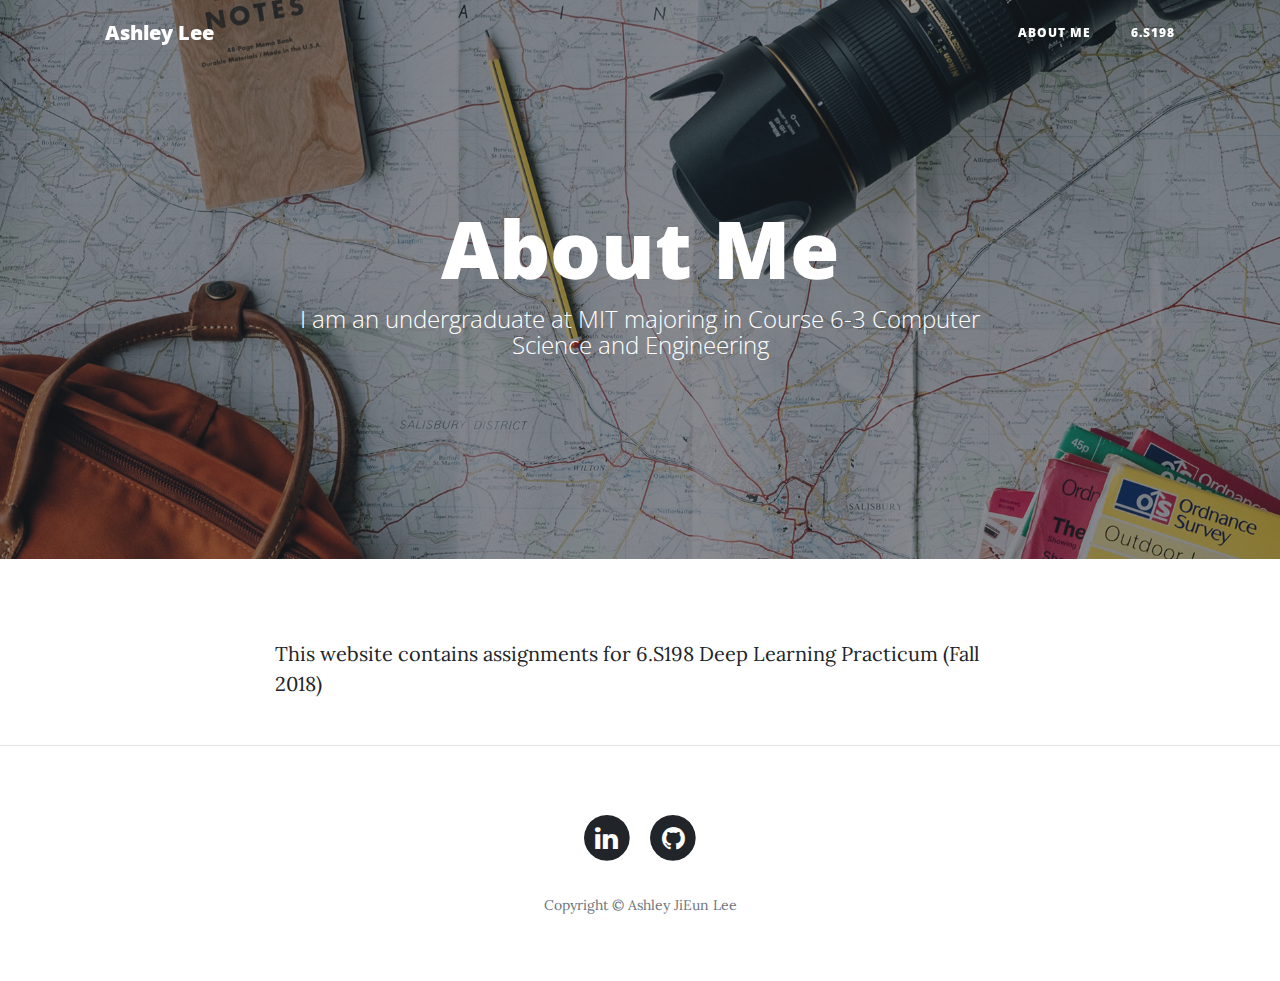
<file: about.html>
<!DOCTYPE html>
<html lang="en">

  <head>

    <meta charset="utf-8">
    <meta name="viewport" content="width=device-width, initial-scale=1, shrink-to-fit=no">
    <meta name="description" content="">
    <meta name="author" content="">

    <title>Ashley Lee</title>

    <!-- Bootstrap core CSS -->
    <link href="vendor/bootstrap/css/bootstrap.min.css" rel="stylesheet">

    <!-- Custom fonts for this template -->
    <link href="vendor/font-awesome/css/font-awesome.min.css" rel="stylesheet" type="text/css">
    <link href='https://fonts.googleapis.com/css?family=Lora:400,700,400italic,700italic' rel='stylesheet' type='text/css'>
    <link href='https://fonts.googleapis.com/css?family=Open+Sans:300italic,400italic,600italic,700italic,800italic,400,300,600,700,800' rel='stylesheet' type='text/css'>

    <!-- Custom styles for this template -->
    <link href="css/clean-blog.min.css" rel="stylesheet">

  </head>

  <body>

    <!-- Navigation -->
    <nav class="navbar navbar-expand-lg navbar-light fixed-top" id="mainNav">
      <div class="container">
        <a class="navbar-brand" href="about.html">Ashley Lee</a>
        <button class="navbar-toggler navbar-toggler-right" type="button" data-toggle="collapse" data-target="#navbarResponsive" aria-controls="navbarResponsive" aria-expanded="false" aria-label="Toggle navigation">
          Menu
          <i class="fa fa-bars"></i>
        </button>
        <div class="collapse navbar-collapse" id="navbarResponsive">
          <ul class="navbar-nav ml-auto">
            <li class="nav-item">
              <a class="nav-link" href="about.html">About Me</a>
            </li>
            <li class="nav-item">
              <a class="nav-link" href="s198.html">6.S198</a>
            </li>
          </ul>
        </div>
      </div>
    </nav>

    <!-- Page Header -->
    <header class="masthead" style="background-image: url('img/about-bg.jpg')">
      <div class="overlay"></div>
      <div class="container">
        <div class="row">
          <div class="col-lg-8 col-md-10 mx-auto">
            <div class="page-heading">
              <h1>About Me</h1>
              <span class="subheading">I am an undergraduate at MIT majoring in Course 6-3 Computer Science and Engineering</span>
            </div>
          </div>
        </div>
      </div>
    </header>

    <!-- Main Content -->
    <div class="container">
      <div class="row">
        <div class="col-lg-8 col-md-10 mx-auto">
          <!-- <a href="https://www.linkedin.com/in/ashley-jieun-lee/">Plase check out my linkedin page!</a> -->
          <p>This website contains assignments for 6.S198 Deep Learning Practicum (Fall 2018)</p>
        </div>
      </div>
    </div>

    <hr>

    <!-- Footer -->
    <footer>
      <div class="container">
        <div class="row">
          <div class="col-lg-8 col-md-10 mx-auto">
            <ul class="list-inline text-center">
              <li class="list-inline-item">
                <a href="https://www.linkedin.com/in/ashley-jieun-lee/">
                  <span class="fa-stack fa-lg">
                    <i class="fa fa-circle fa-stack-2x"></i>
                    <i class="fa fa-linkedin fa-stack-1x fa-inverse"></i>
                  </span>
                </a>
              </li>
              <li class="list-inline-item">
                <a href="https://github.com/ajlee19">
                  <span class="fa-stack fa-lg">
                    <i class="fa fa-circle fa-stack-2x"></i>
                    <i class="fa fa-github fa-stack-1x fa-inverse"></i>
                  </span>
                </a>
              </li>
            </ul>
            <p class="copyright text-muted">Copyright &copy; Ashley JiEun Lee</p>
          </div>
        </div>
      </div>
    </footer>

    <!-- Bootstrap core JavaScript -->
    <script src="vendor/jquery/jquery.min.js"></script>
    <script src="vendor/bootstrap/js/bootstrap.bundle.min.js"></script>

    <!-- Custom scripts for this template -->
    <script src="js/clean-blog.min.js"></script>

  </body>

</html>
</file>
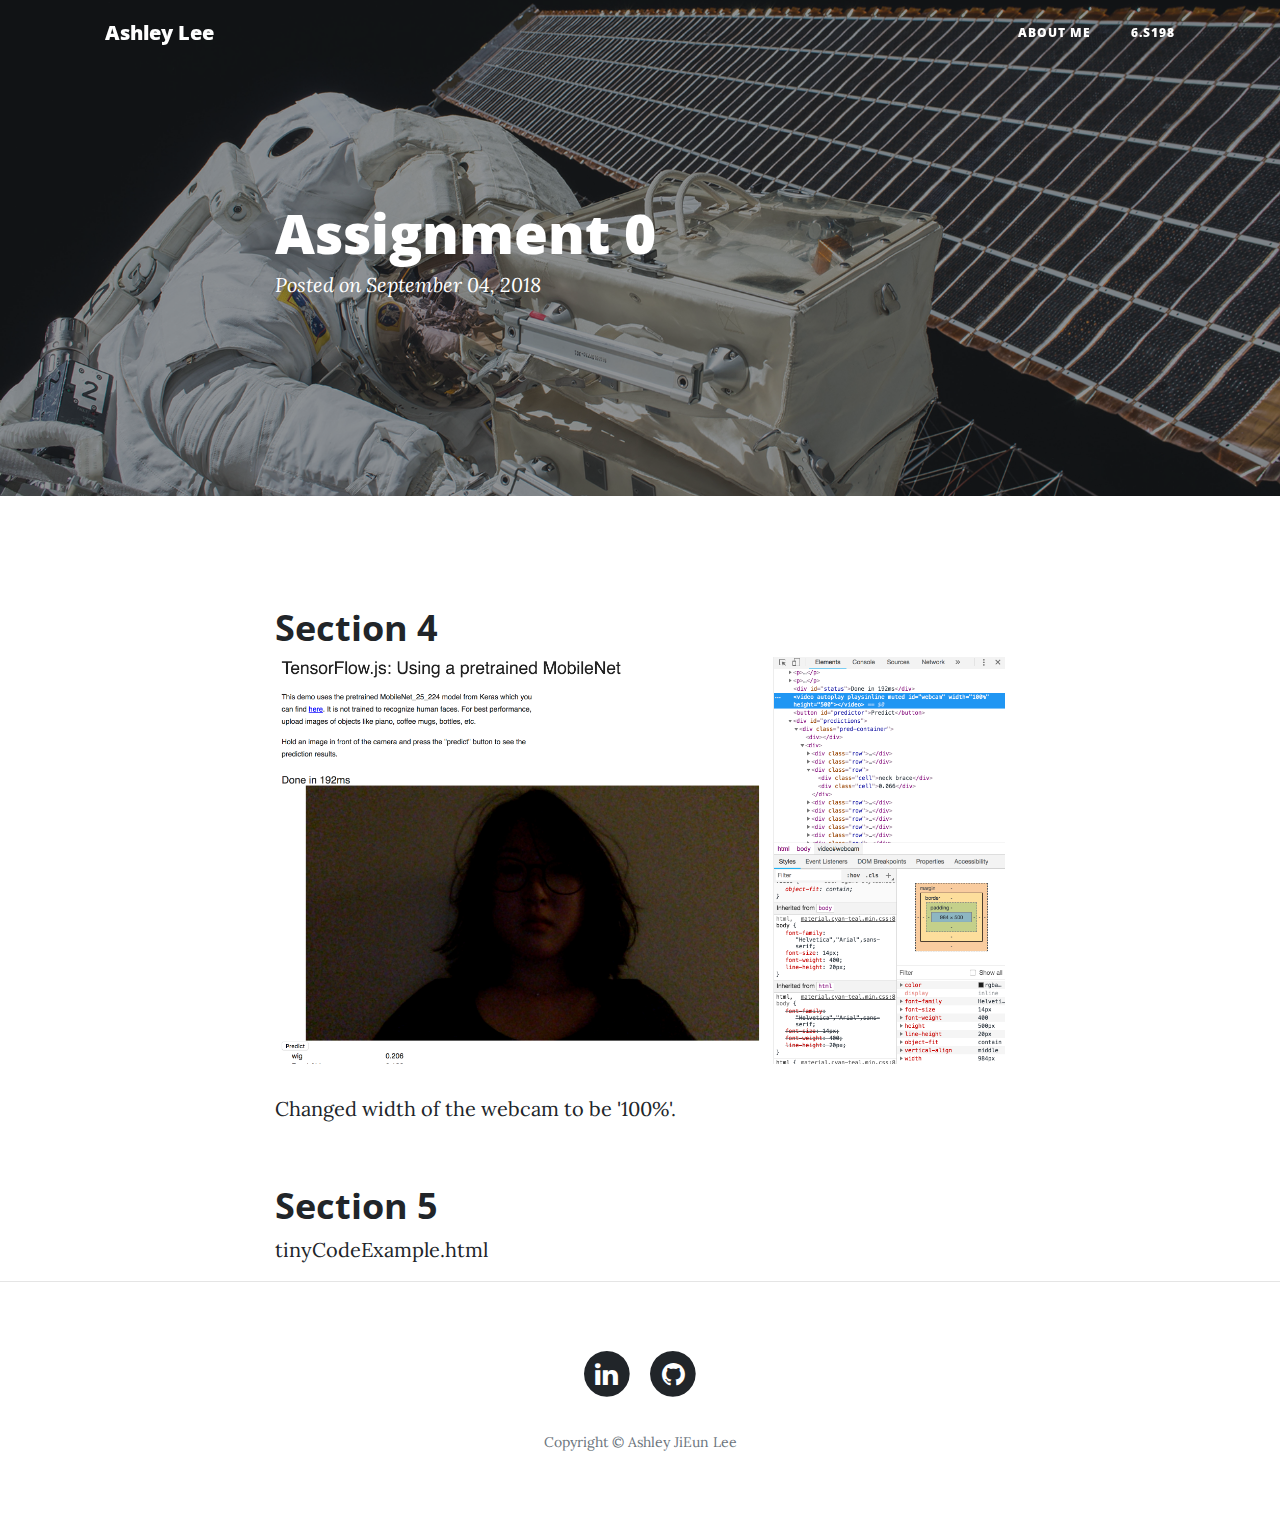
<file: assignment0.html>
<!DOCTYPE html>
<html lang="en">

<head>

    <meta charset="utf-8">
    <meta name="viewport" content="width=device-width, initial-scale=1, shrink-to-fit=no">
    <meta name="description" content="">
    <meta name="author" content="">

    <title>Ashley Lee</title>

    <!-- Bootstrap core CSS -->
    <link href="vendor/bootstrap/css/bootstrap.min.css" rel="stylesheet">

    <!-- Custom fonts for this template -->
    <link href="vendor/font-awesome/css/font-awesome.min.css" rel="stylesheet" type="text/css">
    <link href='https://fonts.googleapis.com/css?family=Lora:400,700,400italic,700italic' rel='stylesheet' type='text/css'>
    <link href='https://fonts.googleapis.com/css?family=Open+Sans:300italic,400italic,600italic,700italic,800italic,400,300,600,700,800'
        rel='stylesheet' type='text/css'>

    <!-- Custom styles for this template -->
    <link href="css/clean-blog.min.css" rel="stylesheet">

</head>

<body>

    <!-- Navigation -->
    <nav class="navbar navbar-expand-lg navbar-light fixed-top" id="mainNav">
        <div class="container">
            <a class="navbar-brand" href="about.html">Ashley Lee</a>
            <button class="navbar-toggler navbar-toggler-right" type="button" data-toggle="collapse" data-target="#navbarResponsive"
                aria-controls="navbarResponsive" aria-expanded="false" aria-label="Toggle navigation">
                Menu
                <i class="fa fa-bars"></i>
            </button>
            <div class="collapse navbar-collapse" id="navbarResponsive">
                <ul class="navbar-nav ml-auto">
                    <li class="nav-item">
                        <a class="nav-link" href="about.html">About Me</a>
                    </li>
                    <li class="nav-item">
                        <a class="nav-link" href="s198.html">6.S198</a>
                    </li>
                </ul>
            </div>
        </div>
    </nav>

    <!-- Page Header -->
    <header class="masthead" style="background-image: url('img/post-bg.jpg')">
        <div class="overlay"></div>
        <div class="container">
            <div class="row">
                <div class="col-lg-8 col-md-10 mx-auto">
                    <div class="post-heading">
                        <h1>Assignment 0</h1>
                        <!-- <h2 class="subheading">Problems look mighty small from 150 miles up</h2> -->
                        <span class="meta">Posted on September 04, 2018</span>
                    </div>
                </div>
            </div>
        </div>
    </header>

    <!-- Post Content -->
    <article>
        <div class="container">
            <div class="row">
                <div class="col-lg-8 col-md-10 mx-auto">

                    <h2 class="section-heading"> Section 4 </h2>
                    <img class="img" src="pset0/ps0sec4.png" width="100%">
                    <p>Changed width of the webcam to be '100%'.</p>

                    <h2 class="section-heading"> Section 5 </h2>
                    <a href="pset0/index.html">tinyCodeExample.html</a>

                </div>
            </div>
        </div>
    </article>

    <hr>

  <!-- Footer -->
  <footer>
        <div class="container">
          <div class="row">
            <div class="col-lg-8 col-md-10 mx-auto">
              <ul class="list-inline text-center">
                <li class="list-inline-item">
                  <a href="https://www.linkedin.com/in/ashley-jieun-lee/">
                    <span class="fa-stack fa-lg">
                      <i class="fa fa-circle fa-stack-2x"></i>
                      <i class="fa fa-linkedin fa-stack-1x fa-inverse"></i>
                    </span>
                  </a>
                </li>
                <li class="list-inline-item">
                  <a href="https://github.com/ajlee19">
                    <span class="fa-stack fa-lg">
                      <i class="fa fa-circle fa-stack-2x"></i>
                      <i class="fa fa-github fa-stack-1x fa-inverse"></i>
                    </span>
                  </a>
                </li>
              </ul>
              <p class="copyright text-muted">Copyright &copy; Ashley JiEun Lee</p>
            </div>
          </div>
        </div>
      </footer>

    <!-- Bootstrap core JavaScript -->
    <script src="vendor/jquery/jquery.min.js"></script>
    <script src="vendor/bootstrap/js/bootstrap.bundle.min.js"></script>

    <!-- Custom scripts for this template -->
    <script src="js/clean-blog.min.js"></script>

</body>

</html>
</file>
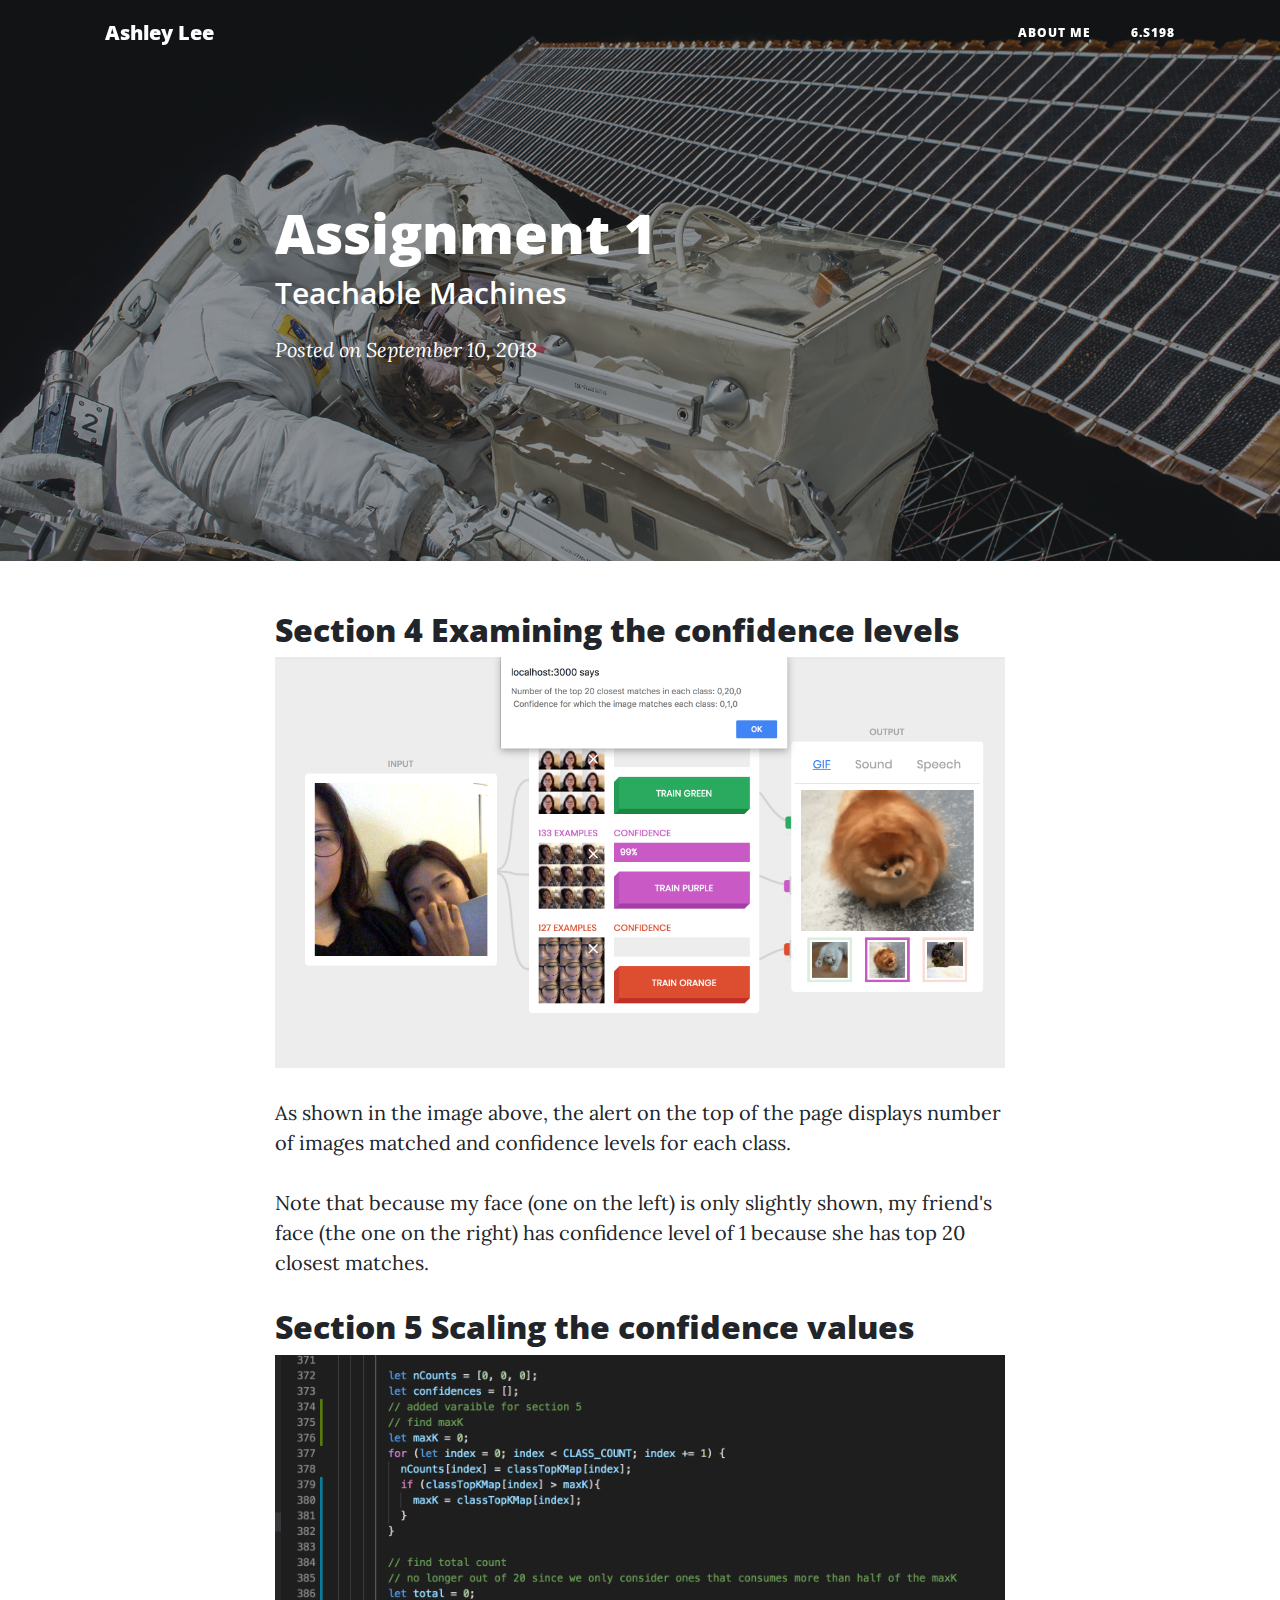
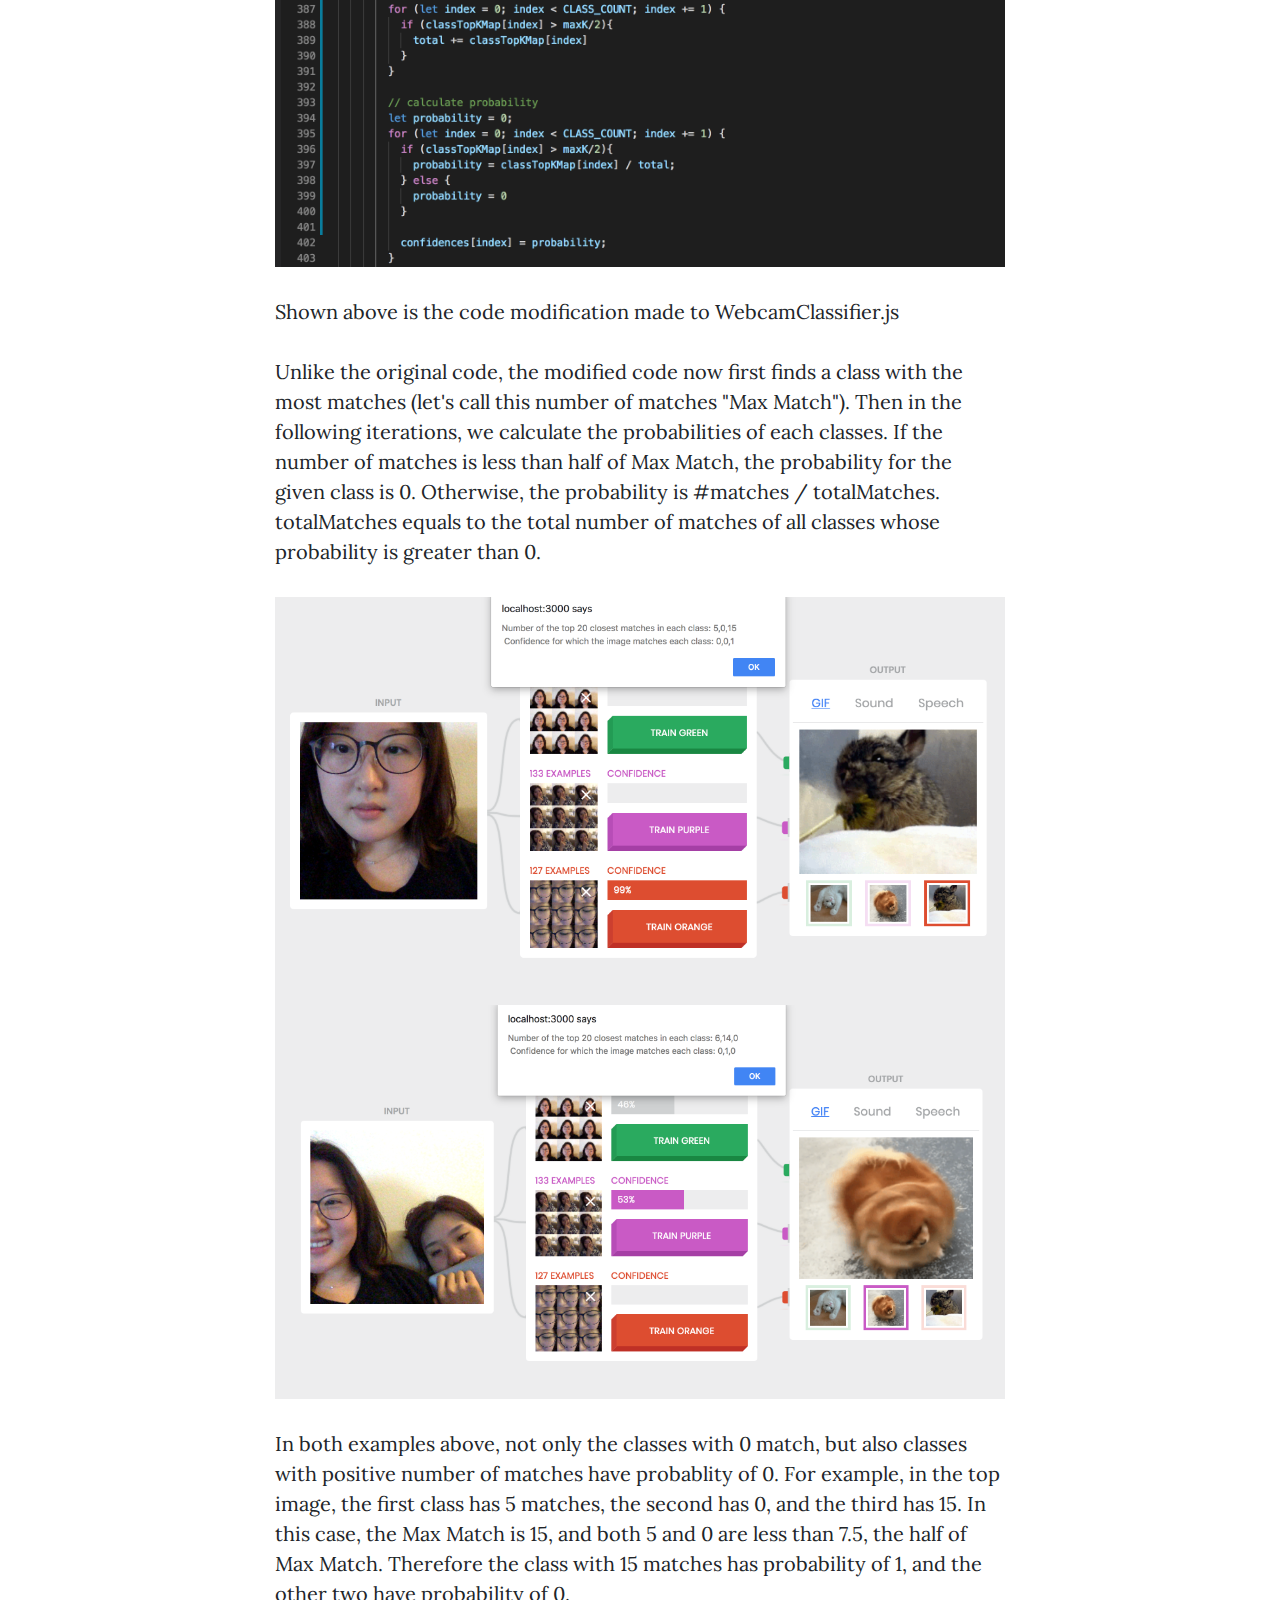
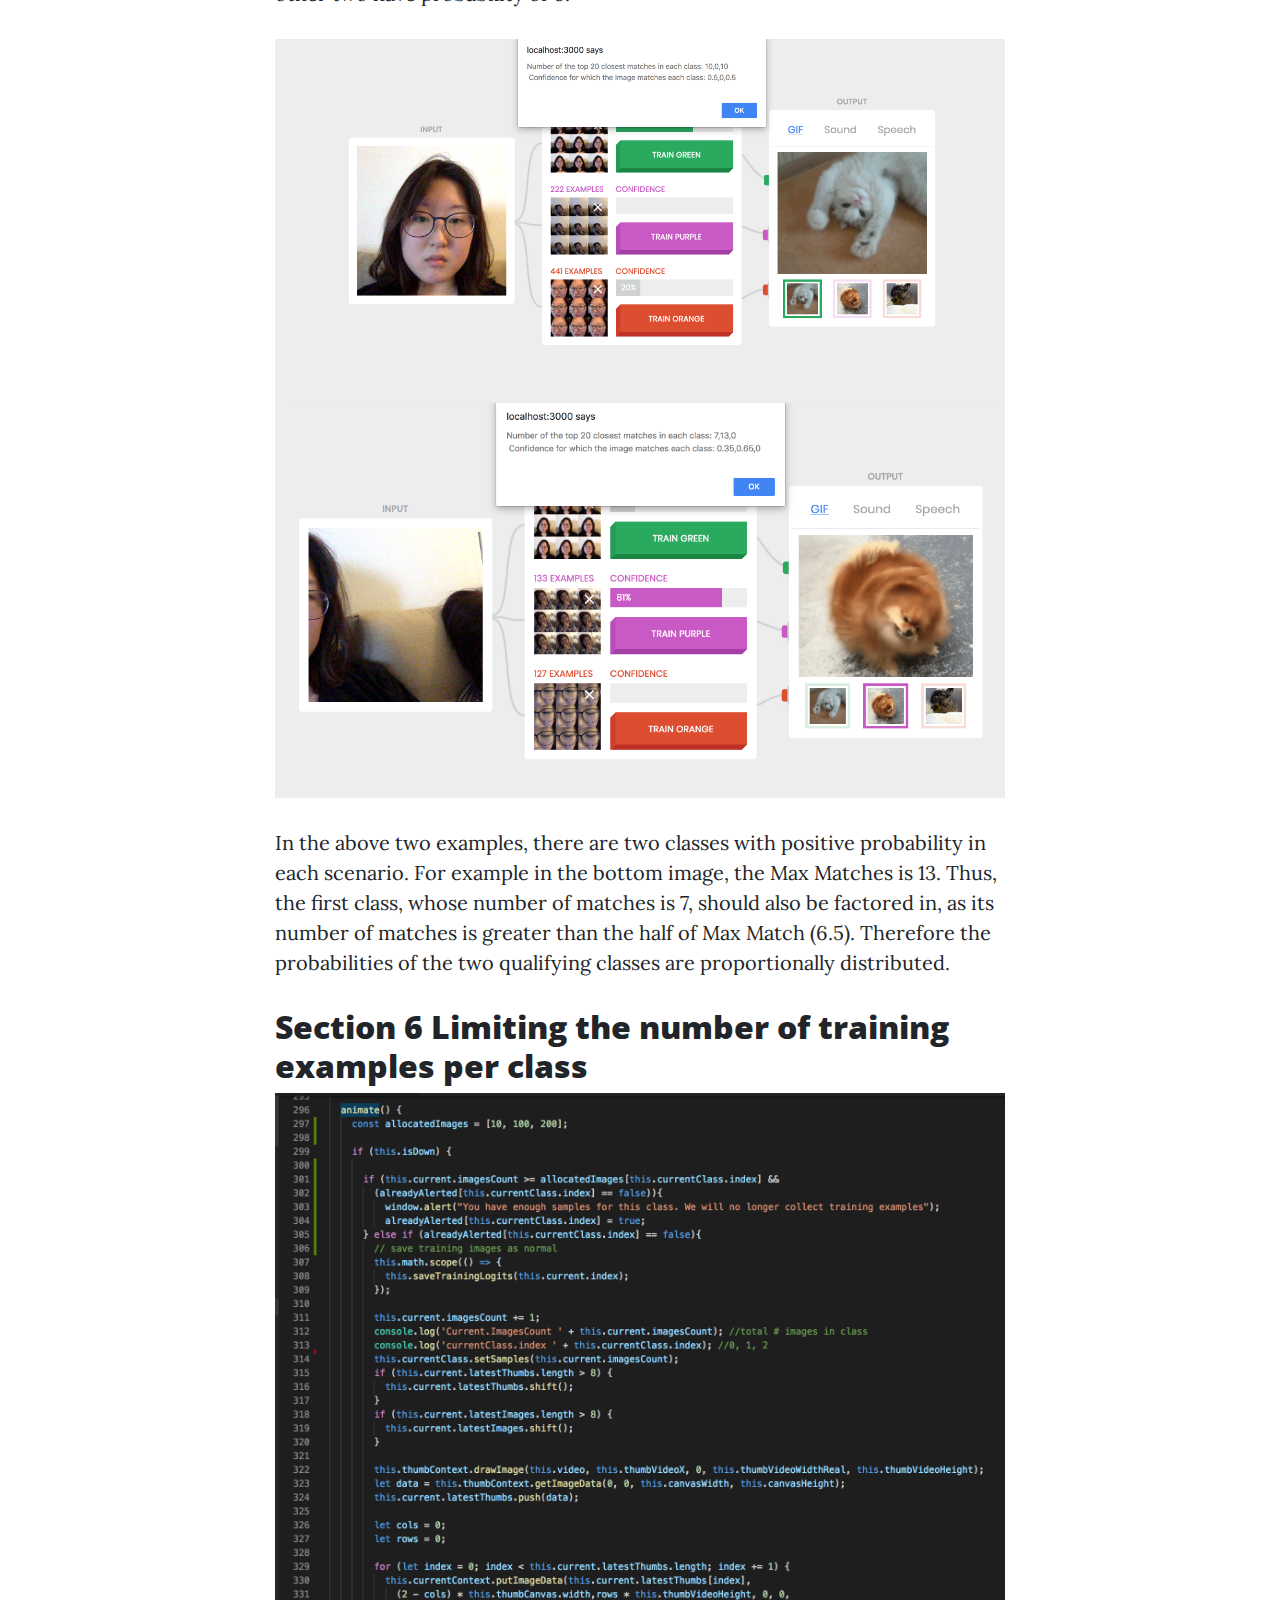
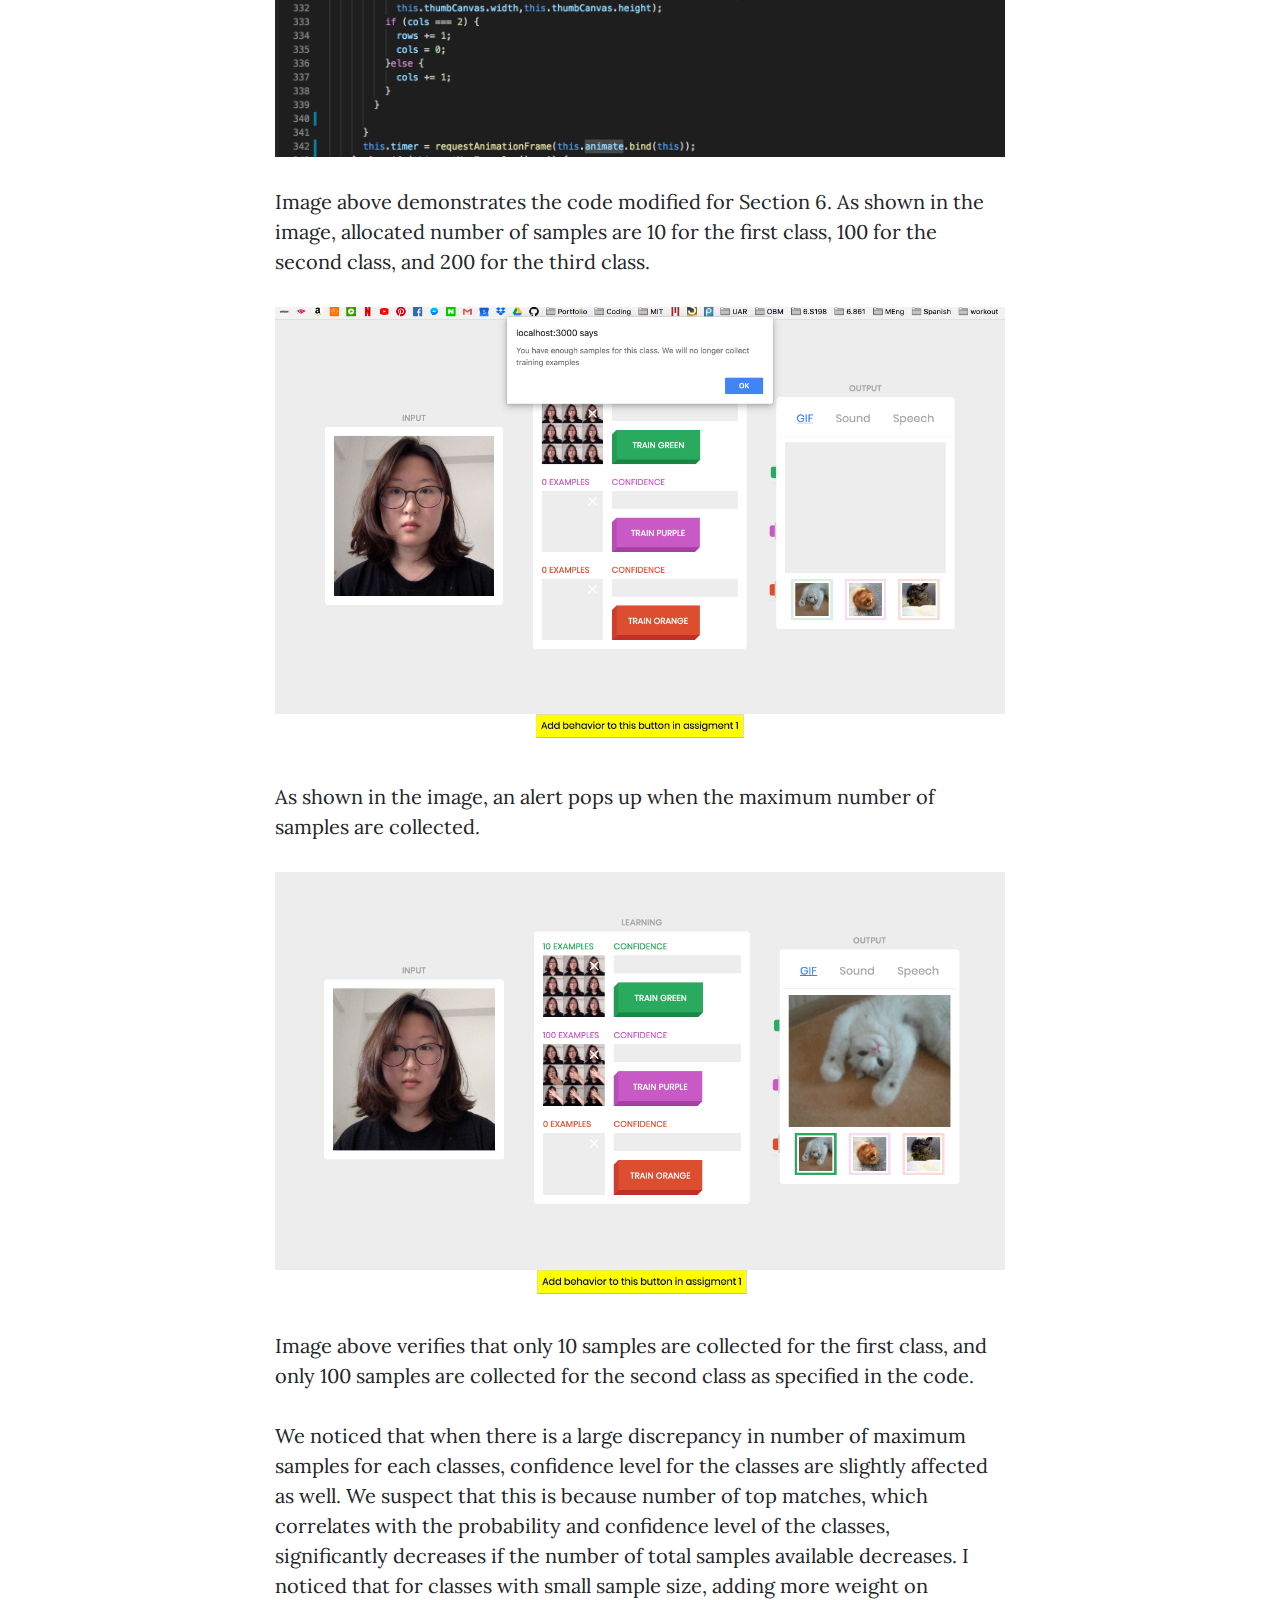
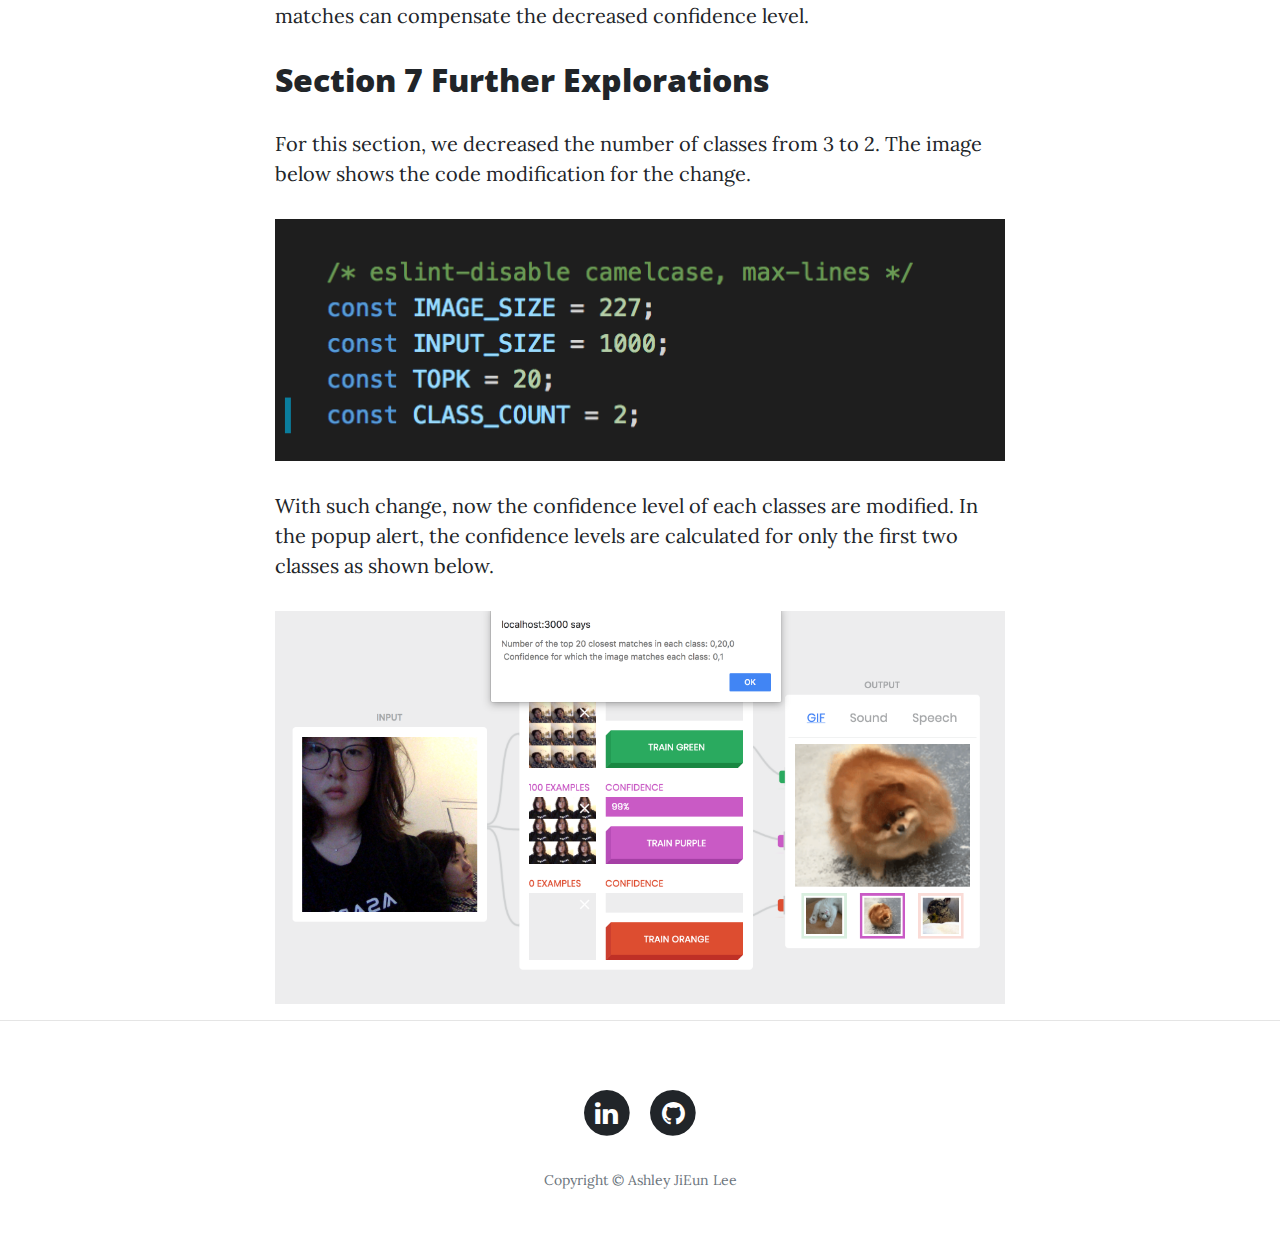
<file: assignment1.html>
<!DOCTYPE html>
<html lang="en">

<head>

    <meta charset="utf-8">
    <meta name="viewport" content="width=device-width, initial-scale=1, shrink-to-fit=no">
    <meta name="description" content="">
    <meta name="author" content="">

    <title>Ashley Lee</title>

    <!-- Bootstrap core CSS -->
    <link href="vendor/bootstrap/css/bootstrap.min.css" rel="stylesheet">

    <!-- Custom fonts for this template -->
    <link href="vendor/font-awesome/css/font-awesome.min.css" rel="stylesheet" type="text/css">
    <link href='https://fonts.googleapis.com/css?family=Lora:400,700,400italic,700italic' rel='stylesheet' type='text/css'>
    <link href='https://fonts.googleapis.com/css?family=Open+Sans:300italic,400italic,600italic,700italic,800italic,400,300,600,700,800'
        rel='stylesheet' type='text/css'>

    <!-- Custom styles for this template -->
    <link href="css/clean-blog.min.css" rel="stylesheet">

</head>

<body>

    <!-- Navigation -->
    <nav class="navbar navbar-expand-lg navbar-light fixed-top" id="mainNav">
        <div class="container">
            <a class="navbar-brand" href="about.html">Ashley Lee</a>
            <button class="navbar-toggler navbar-toggler-right" type="button" data-toggle="collapse" data-target="#navbarResponsive"
                aria-controls="navbarResponsive" aria-expanded="false" aria-label="Toggle navigation">
                Menu
                <i class="fa fa-bars"></i>
            </button>
            <div class="collapse navbar-collapse" id="navbarResponsive">
                <ul class="navbar-nav ml-auto">
                    <li class="nav-item">
                        <a class="nav-link" href="about.html">About Me</a>
                    </li>
                    <li class="nav-item">
                        <a class="nav-link" href="s198.html">6.S198</a>
                    </li>
                </ul>
            </div>
        </div>
    </nav>

    <!-- Page Header -->
    <header class="masthead" style="background-image: url('img/post-bg.jpg')">
        <div class="overlay"></div>
        <div class="container">
            <div class="row">
                <div class="col-lg-8 col-md-10 mx-auto">
                    <div class="post-heading">
                        <h1>Assignment 1</h1>
                        <h2 class="subheading">Teachable Machines</h2>
                        <span class="meta">Posted on September 10, 2018</span>
                    </div>
                </div>
            </div>
        </div>
    </header>

    <!-- Post Content -->
    <article>
        <div class="container">
            <div class="row">
                <div class="col-lg-8 col-md-10 mx-auto">

                    <h2 class="post-subtitle"> Section 4 Examining the confidence levels </h2>
                    <img class="img" src="pset1/0200.png" width="100%">
                    <p>As shown in the image above, the alert on the top of the page displays number of images matched and
                        confidence levels for each class.</p>
                    <p>Note that because my face (one on the left) is only slightly shown, my friend's face (the one on the
                        right) has confidence level of 1 because she has top 20 closest matches.</p>

                    <h2 class="post-subtitle"> Section 5 Scaling the confidence values</h2>
                    <img class="img" src="pset1/code.png" width="100%">
                    <p>Shown above is the code modification made to WebcamClassifier.js</p>
                    <p>Unlike the original code, the modified code now first finds a class with the most matches (let's call
                        this number of matches "Max Match"). Then in the following iterations, we calculate the probabilities
                        of each classes. If the number of matches is less than half of Max Match, the probability for the
                        given class is 0. Otherwise, the probability is #matches / totalMatches. totalMatches equals to the
                        total number of matches of all classes whose probability is greater than 0.</p>
                    <img class="img" src="pset1/5015.png" width="100%">
                    <img class="img" src="pset1/6140.png" width="100%">
                    <p>In both examples above, not only the classes with 0 match, but also classes with positive number of
                        matches have probablity of 0. For example, in the top image, the first class has 5 matches, the second
                        has 0, and the third has 15. In this case, the Max Match is 15, and both 5 and 0 are less than 7.5,
                        the half of Max Match. Therefore the class with 15 matches has probability of 1, and the other two
                        have probability of 0. </p>
                    <img class="img" src="pset1/modified_half_half.png" width="100%">
                    <img class="img" src="pset1/035065.png" width="100%">
                    <p>In the above two examples, there are two classes with positive probability in each scenario. For example
                        in the bottom image, the Max Matches is 13. Thus, the first class, whose number of matches is 7,
                        should also be factored in, as its number of matches is greater than the half of Max Match (6.5).
                        Therefore the probabilities of the two qualifying classes are proportionally distributed.</p>

                    <h2 class="post-subtitle"> Section 6 Limiting the number of training examples per class </h2>
                    <img class="img" src="pset1/animate.png" width="100%">
                    <p>Image above demonstrates the code modified for Section 6. As shown in the image, allocated number
                        of samples are 10 for the first class, 100 for the second class, and 200 for the third class.
                    </p>
                    <img class="img" src="pset1/alert.png" width="100%">
                    <p>As shown in the image, an alert pops up when the maximum number of samples are collected.</p>
                    <img class="img" src="pset1/capped.png" width="100%">
                    <p>Image above verifies that only 10 samples are collected for the first class, and only 100 samples
                        are collected for the second class as specified in the code.</p>
                    <p>We noticed that when there is a large discrepancy in number of maximum samples for each classes, confidence
                        level for the classes are slightly affected as well. We suspect that this is because number of top
                        matches, which correlates with the probability and confidence level of the classes, significantly
                        decreases if the number of total samples available decreases. I noticed that for classes with small
                        sample size, adding more weight on matches can compensate the decreased confidence level.
                    </p>

                    <h2 class="post-subtitle"> Section 7 Further Explorations </h2>
                    <p>For this section, we decreased the number of classes from 3 to 2. The image below shows the code modification
                        for the change.</p>
                    <img class="img" src="pset1/count.png" width="100%">
                    <p>With such change, now the confidence level of each classes are modified. In the popup alert, the confidence
                        levels are calculated for only the first two classes as shown below.</p>
                    <img class="img" src="pset1/classdeleted2.png" width="100%">

                </div>
            </div>
        </div>
    </article>

    <hr>

    <!-- Footer -->
    <footer>
        <div class="container">
            <div class="row">
                <div class="col-lg-8 col-md-10 mx-auto">
                    <ul class="list-inline text-center">
                        <li class="list-inline-item">
                            <a href="https://www.linkedin.com/in/ashley-jieun-lee/">
                                <span class="fa-stack fa-lg">
                                    <i class="fa fa-circle fa-stack-2x"></i>
                                    <i class="fa fa-linkedin fa-stack-1x fa-inverse"></i>
                                </span>
                            </a>
                        </li>
                        <li class="list-inline-item">
                            <a href="https://github.com/ajlee19">
                                <span class="fa-stack fa-lg">
                                    <i class="fa fa-circle fa-stack-2x"></i>
                                    <i class="fa fa-github fa-stack-1x fa-inverse"></i>
                                </span>
                            </a>
                        </li>
                    </ul>
                    <p class="copyright text-muted">Copyright &copy; Ashley JiEun Lee</p>
                </div>
            </div>
        </div>
    </footer>

    <!-- Bootstrap core JavaScript -->
    <script src="vendor/jquery/jquery.min.js"></script>
    <script src="vendor/bootstrap/js/bootstrap.bundle.min.js"></script>

    <!-- Custom scripts for this template -->
    <script src="js/clean-blog.min.js"></script>

</body>

</html>
</file>
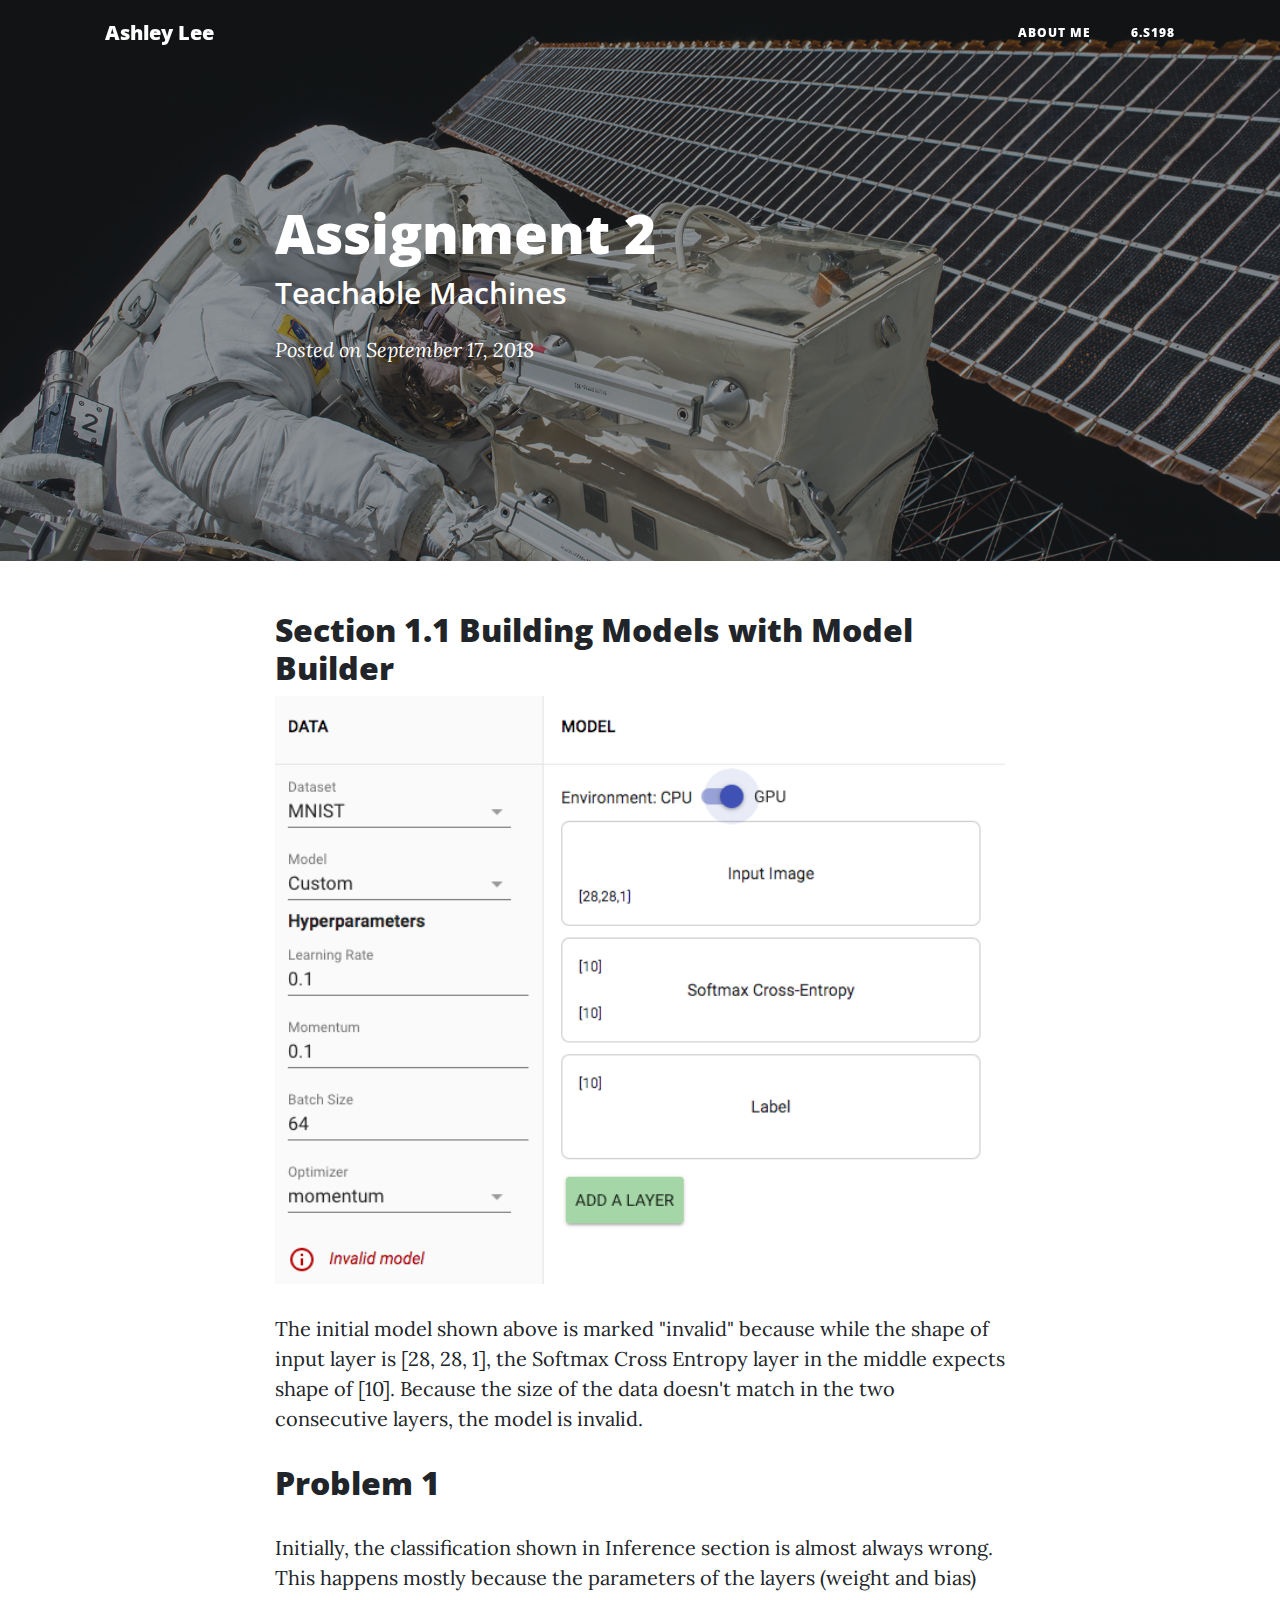
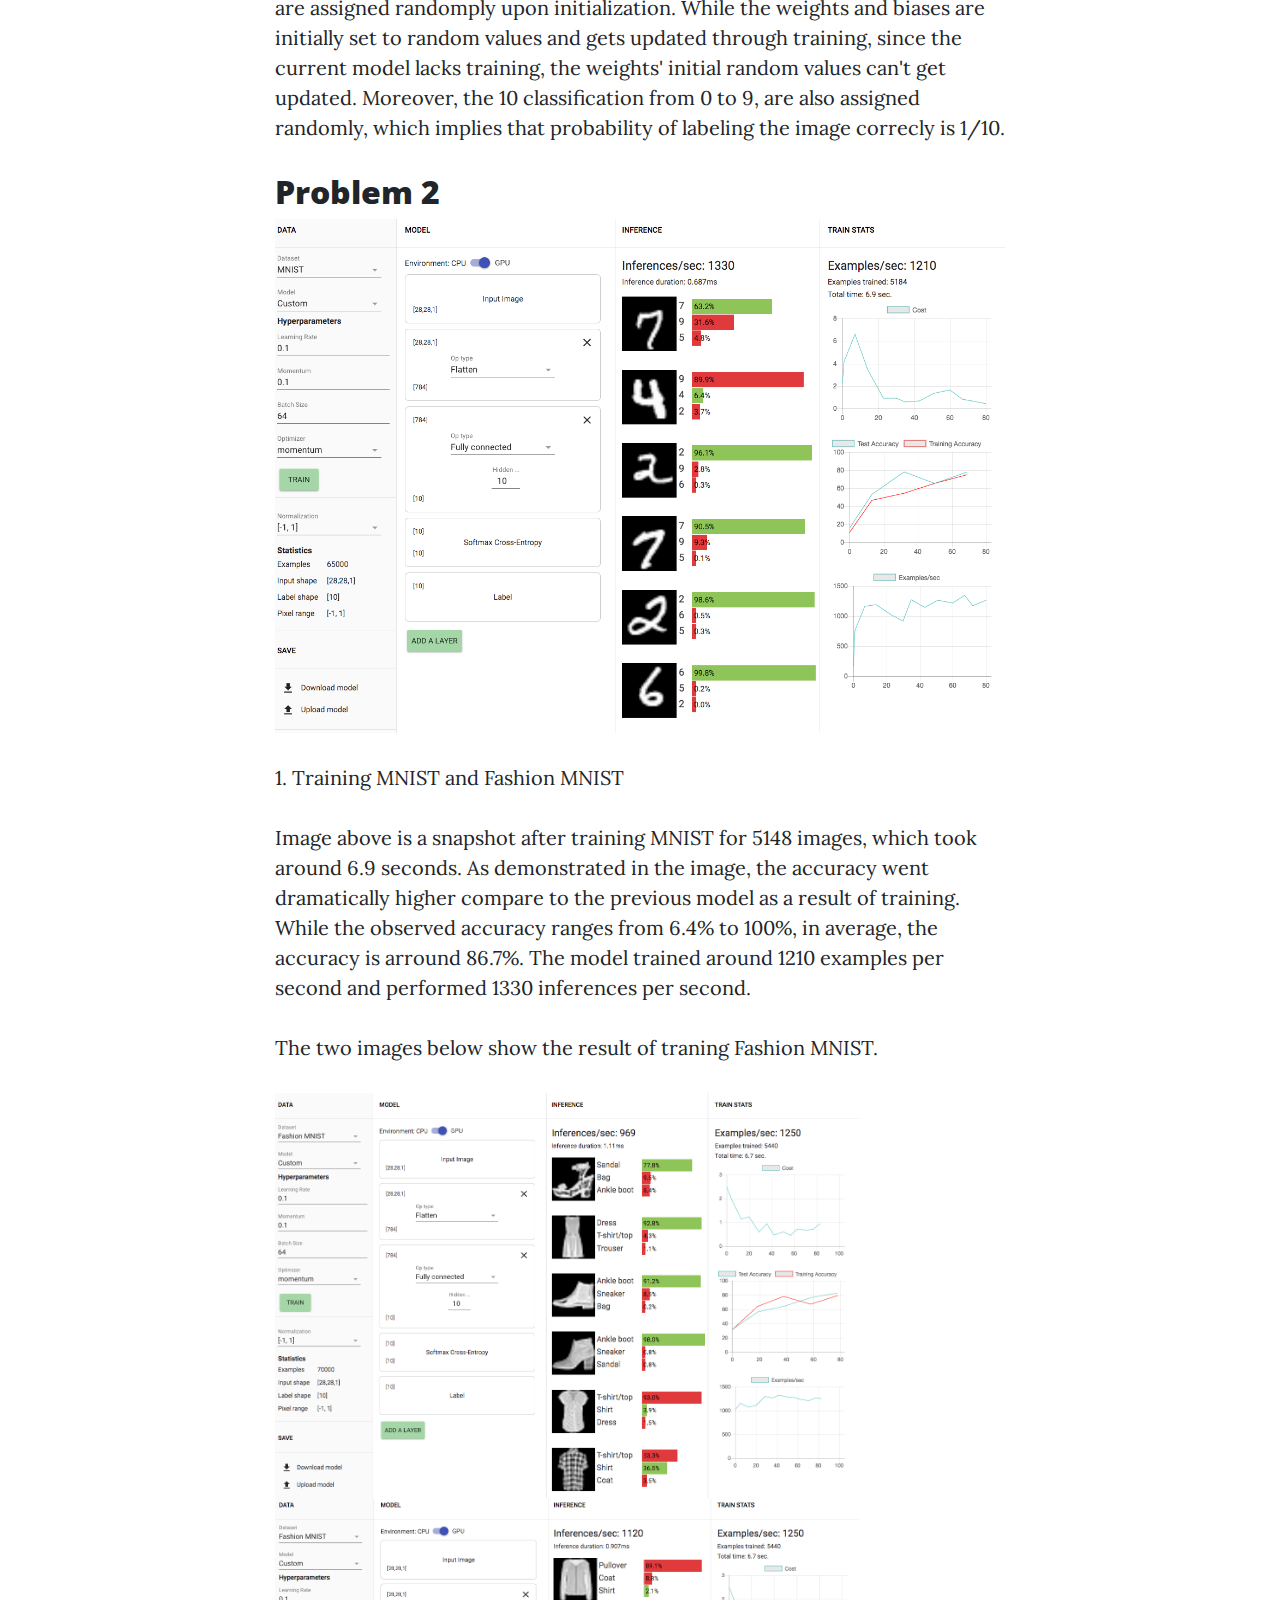
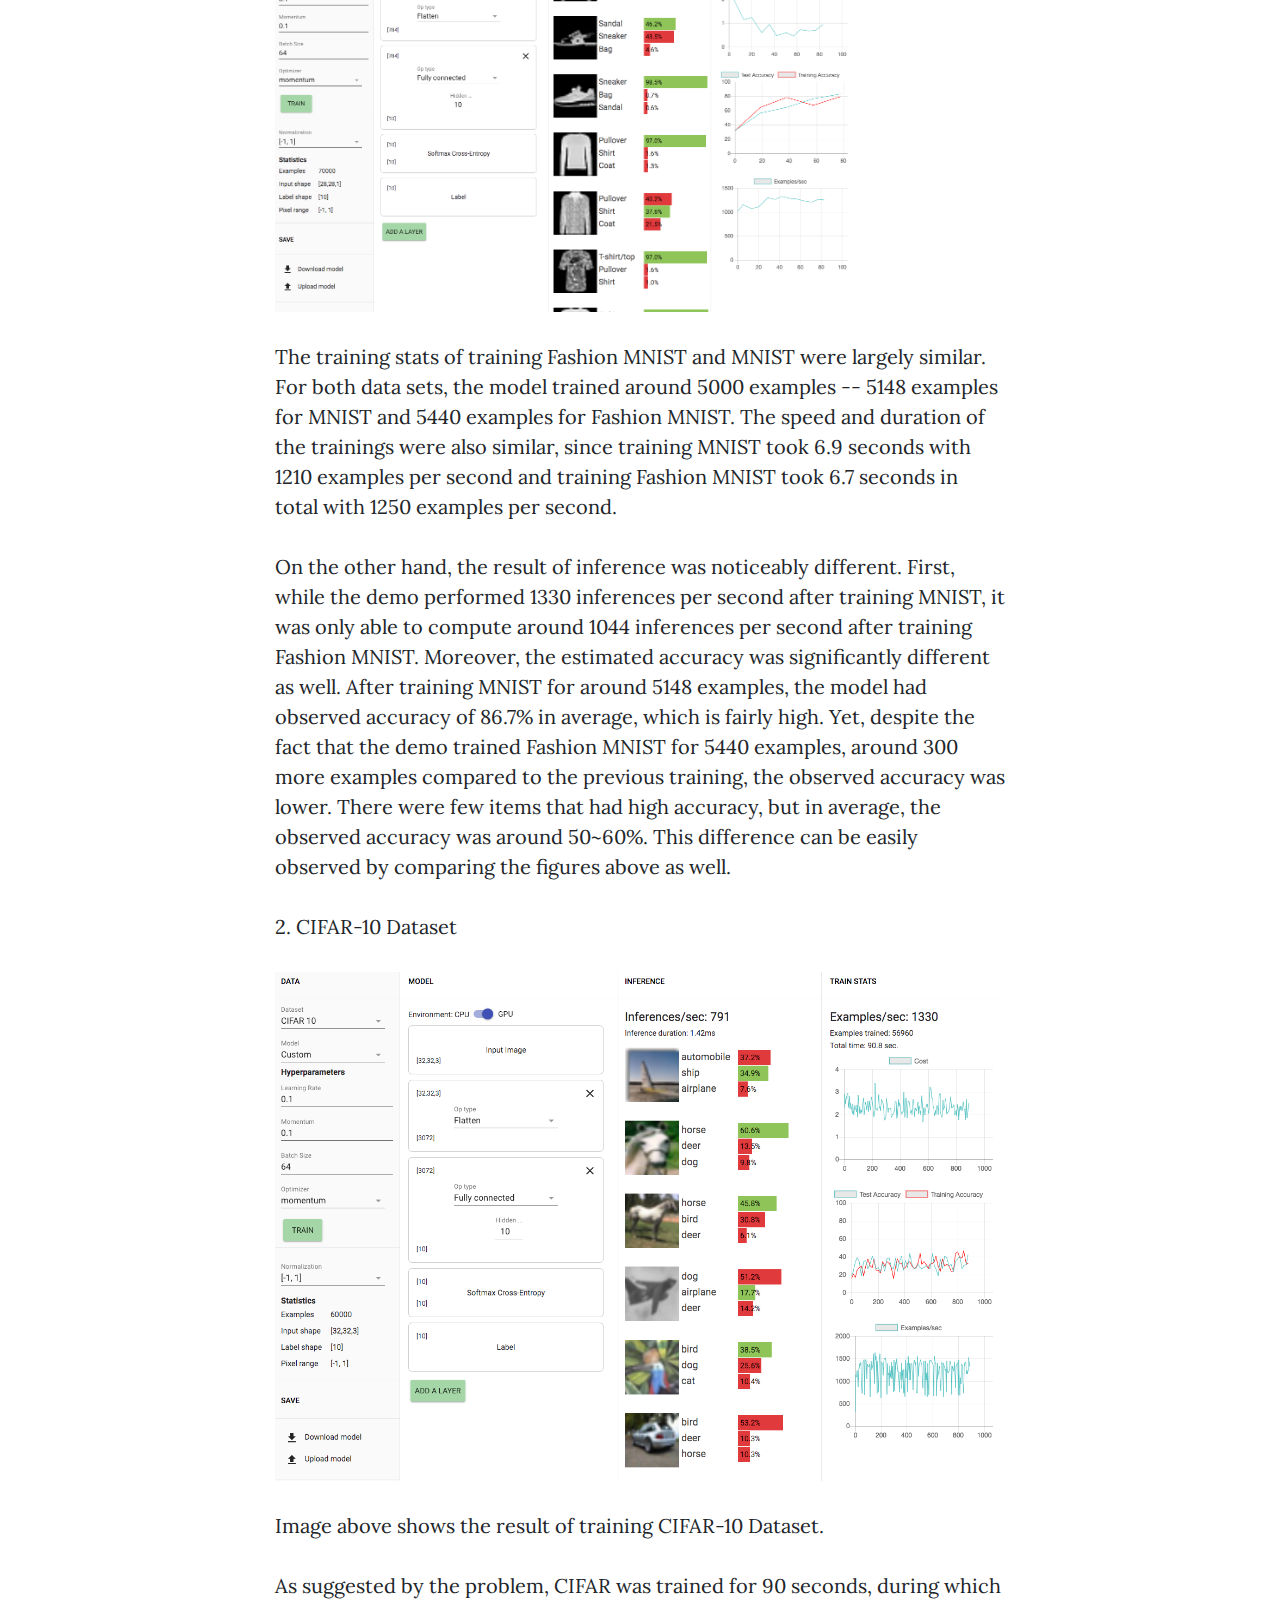
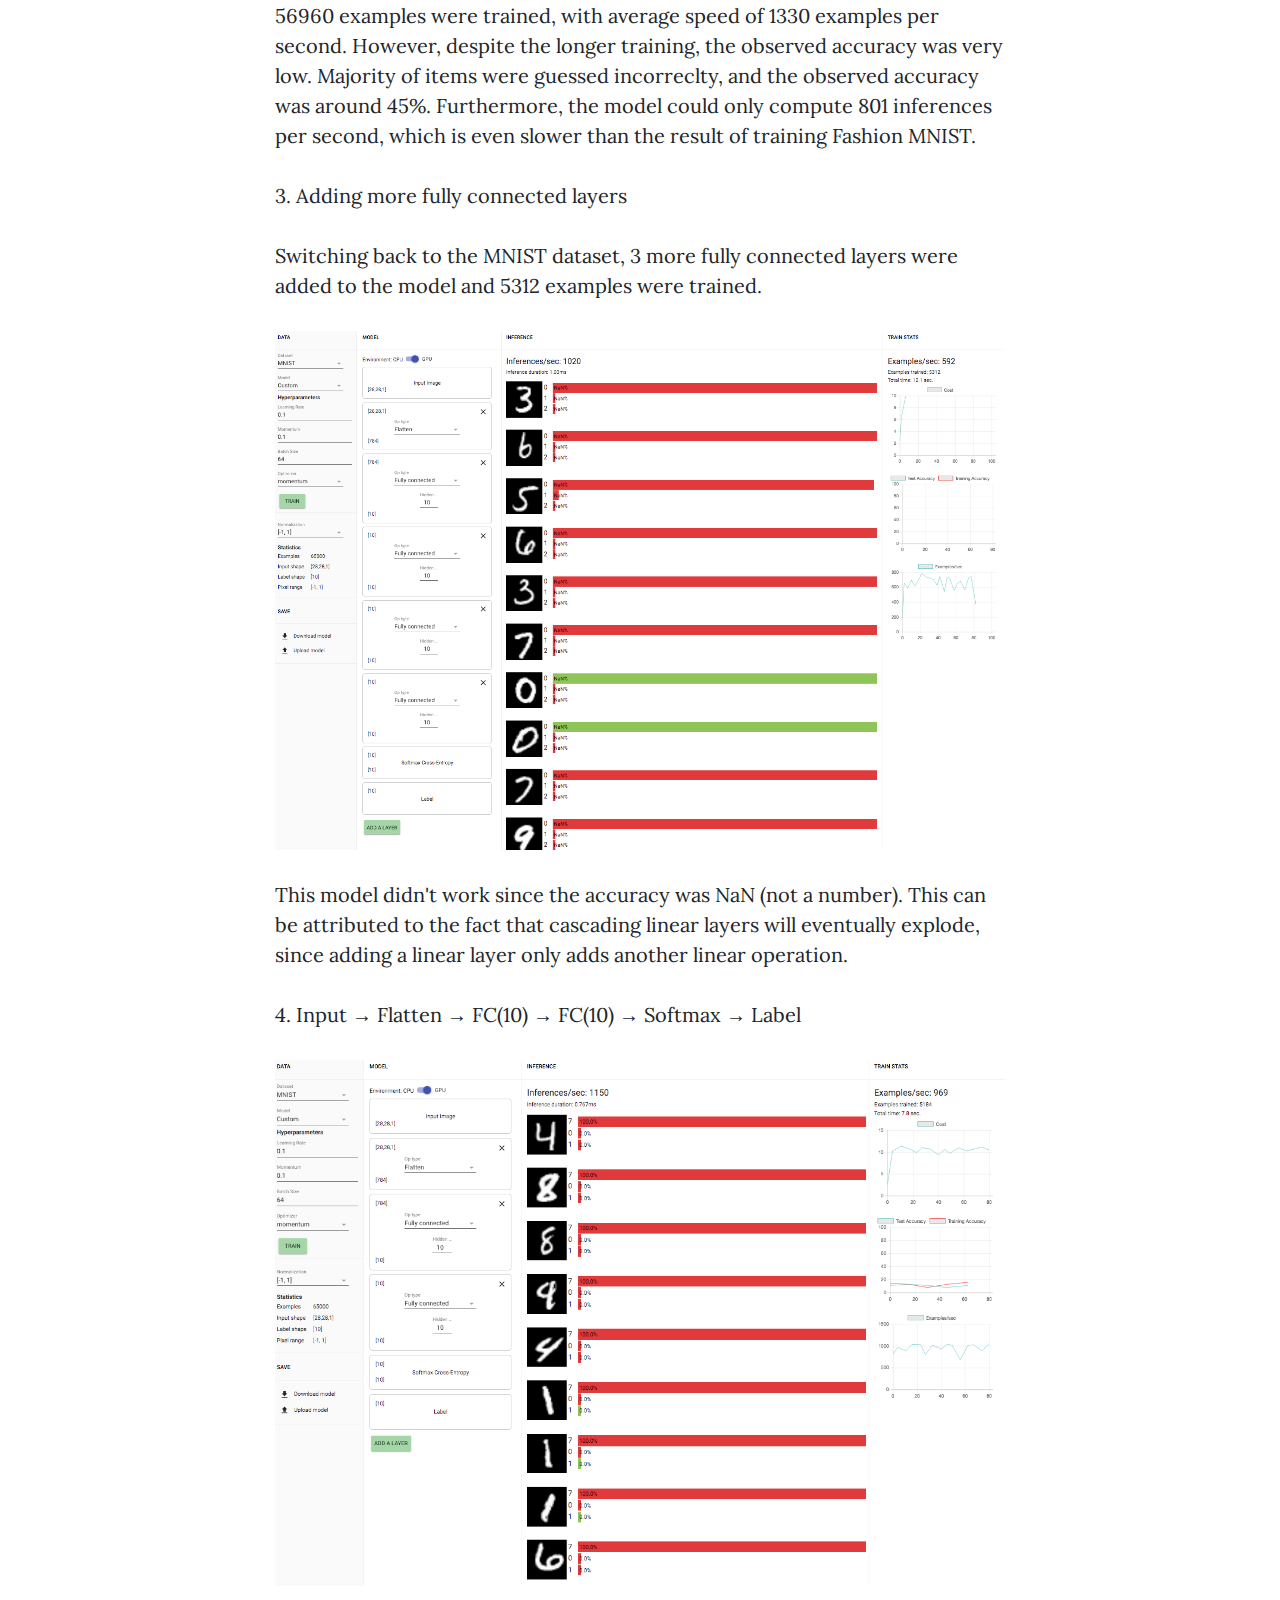
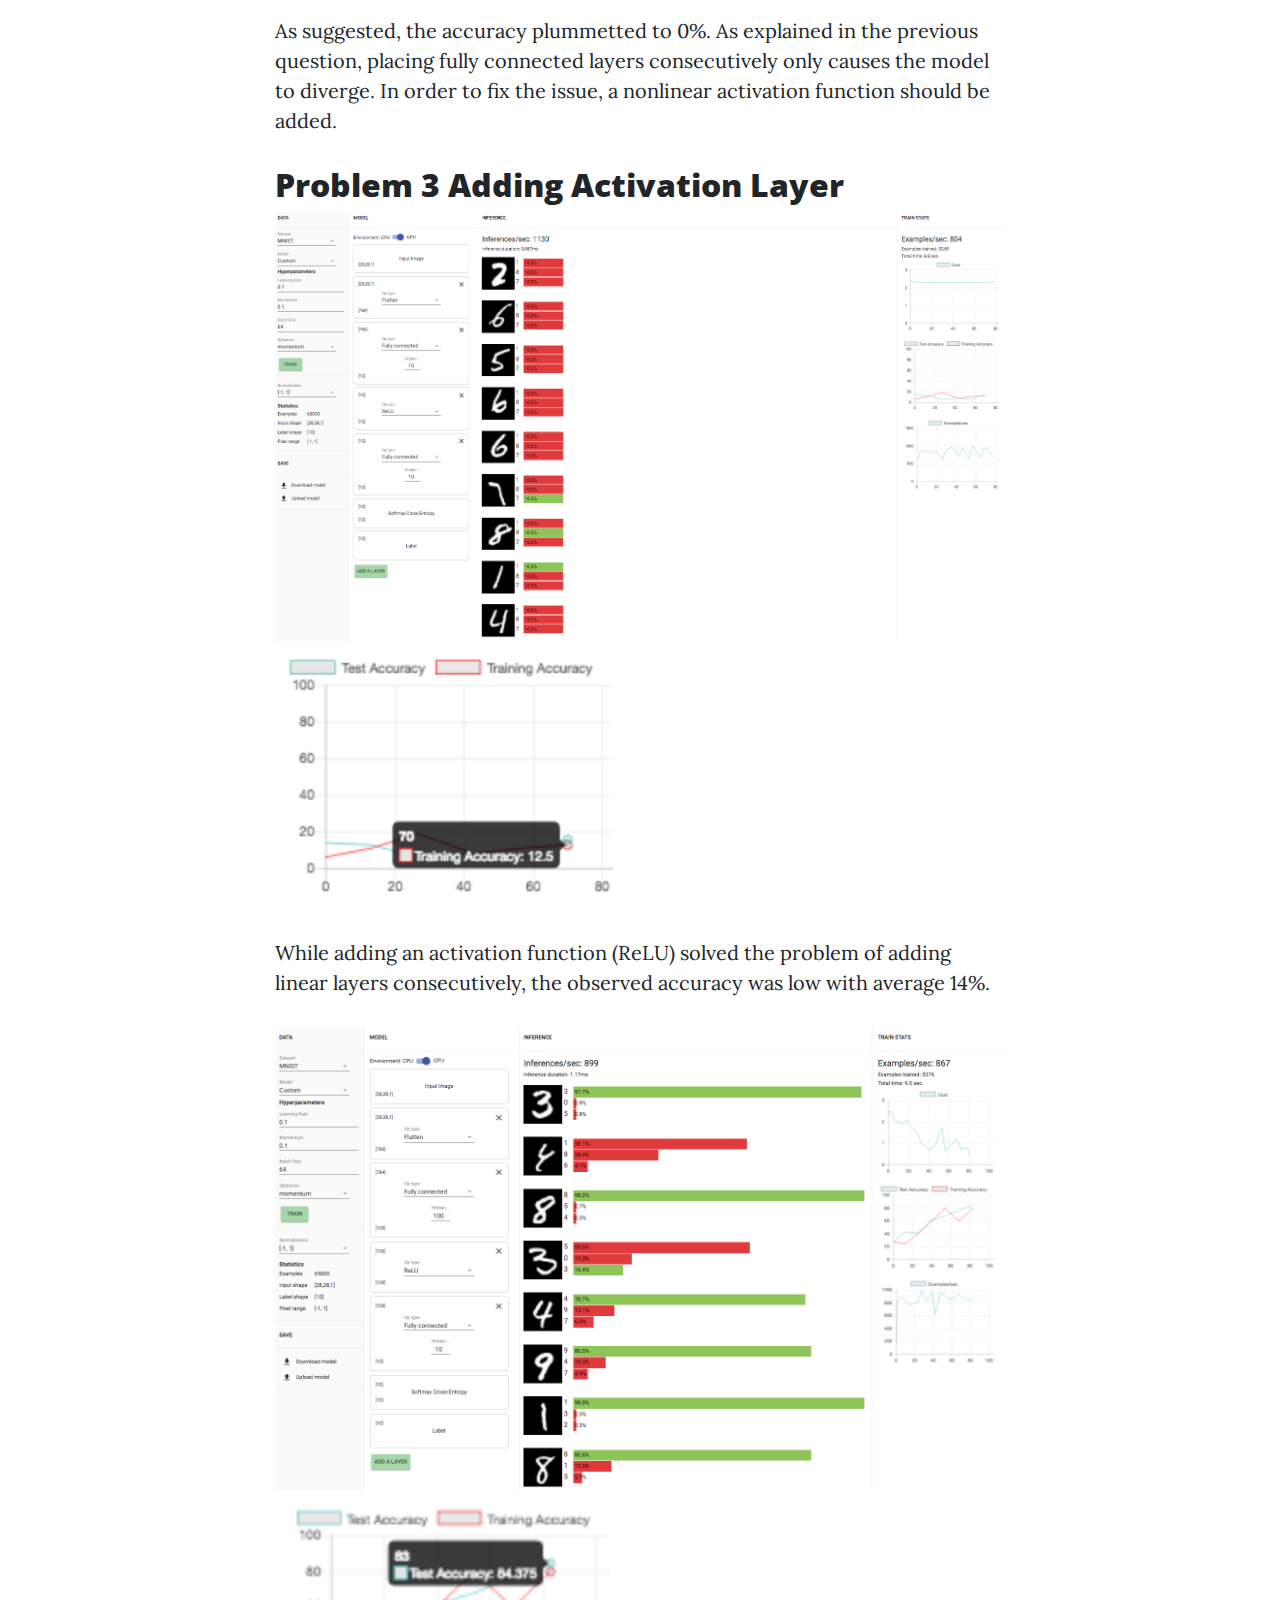
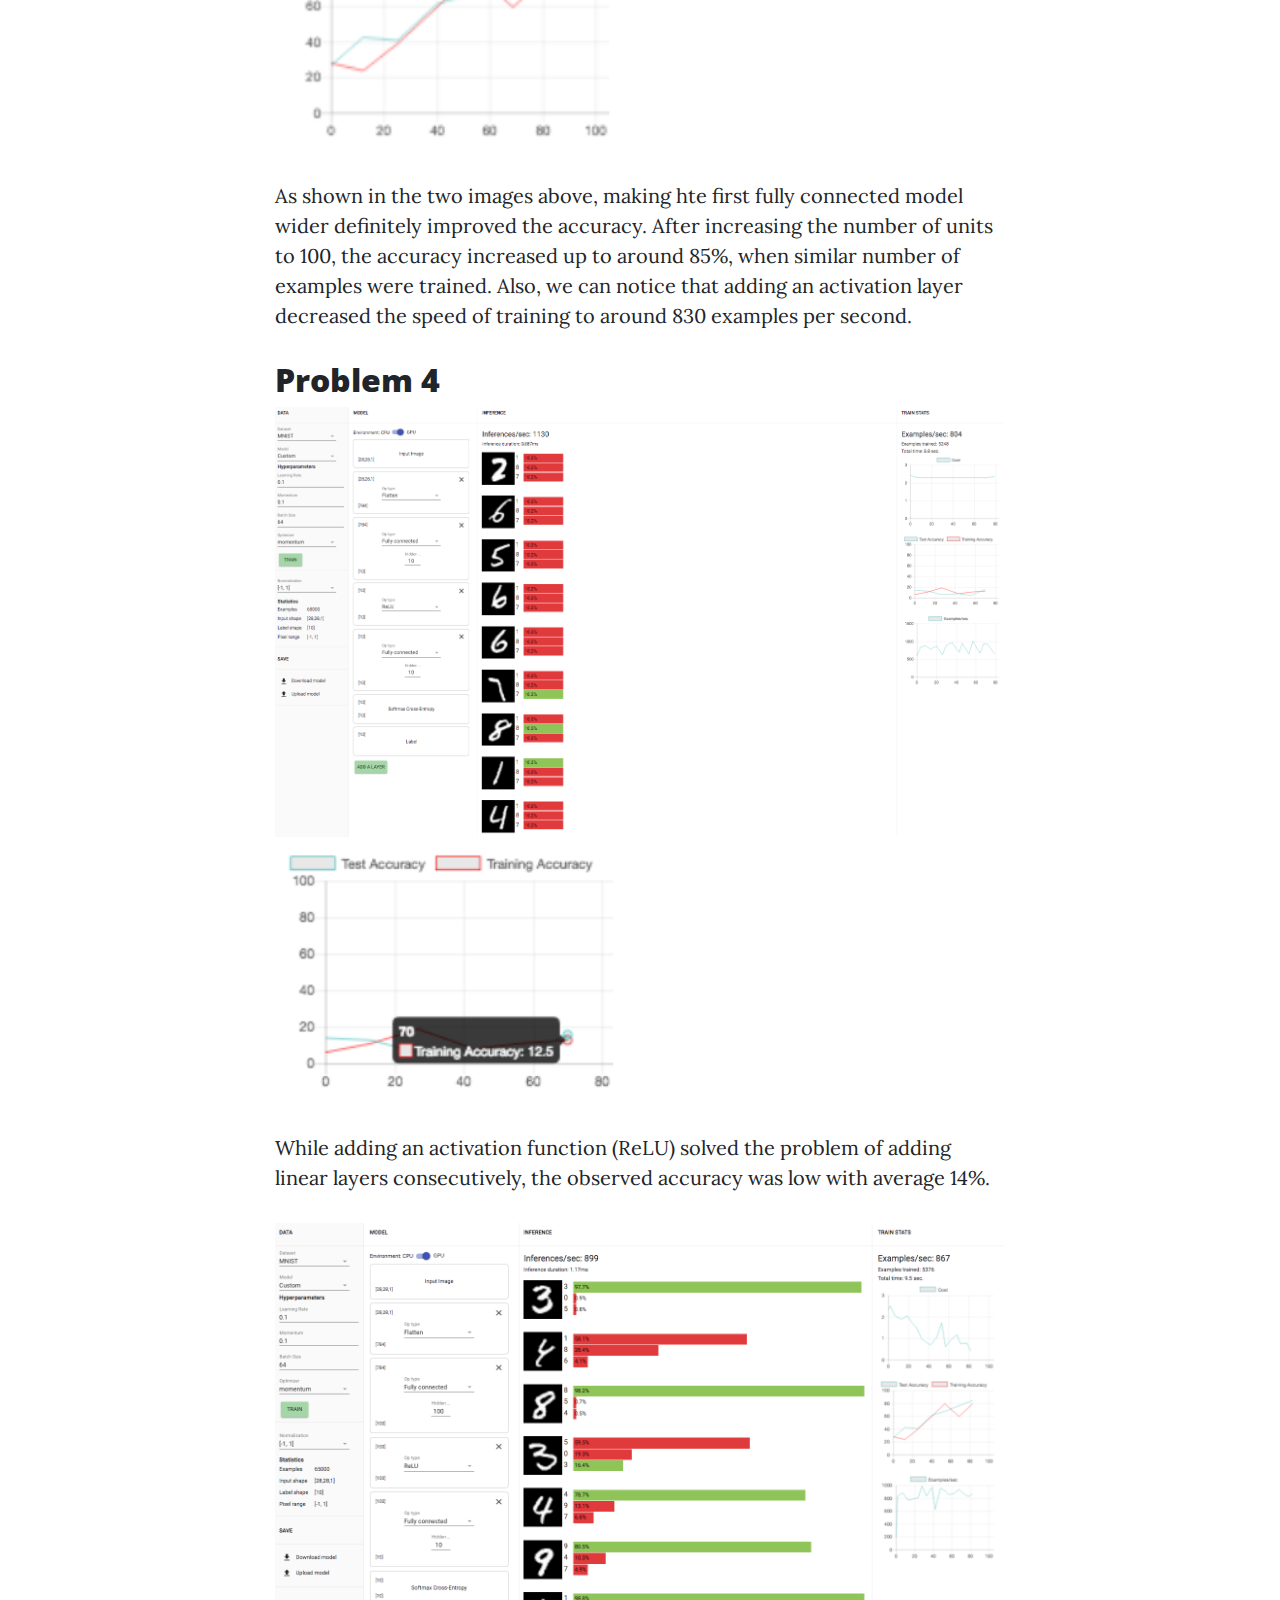
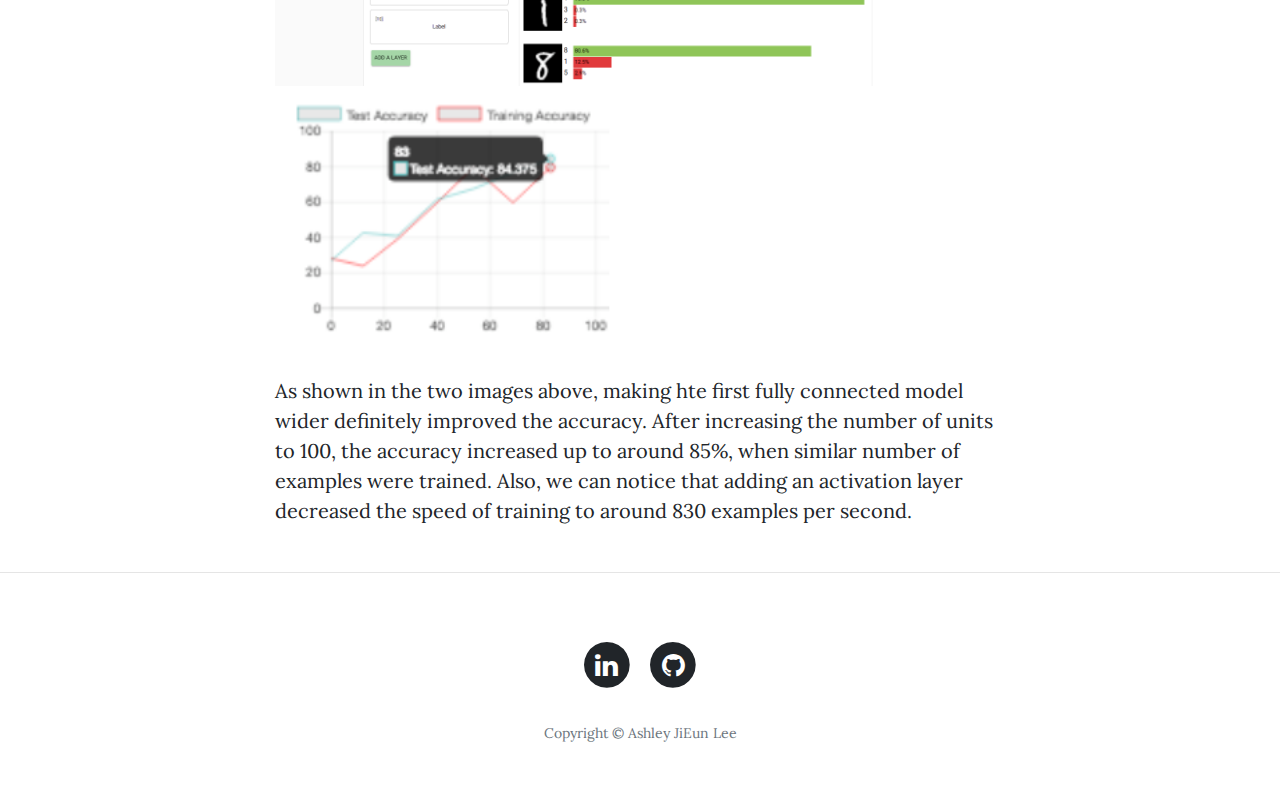
<file: assignment2.html>
<!DOCTYPE html>
<html lang="en">

<head>

    <meta charset="utf-8">
    <meta name="viewport" content="width=device-width, initial-scale=1, shrink-to-fit=no">
    <meta name="description" content="">
    <meta name="author" content="">

    <title>Ashley Lee</title>

    <!-- Bootstrap core CSS -->
    <link href="vendor/bootstrap/css/bootstrap.min.css" rel="stylesheet">

    <!-- Custom fonts for this template -->
    <link href="vendor/font-awesome/css/font-awesome.min.css" rel="stylesheet" type="text/css">
    <link href='https://fonts.googleapis.com/css?family=Lora:400,700,400italic,700italic' rel='stylesheet' type='text/css'>
    <link href='https://fonts.googleapis.com/css?family=Open+Sans:300italic,400italic,600italic,700italic,800italic,400,300,600,700,800'
        rel='stylesheet' type='text/css'>

    <!-- Custom styles for this template -->
    <link href="css/clean-blog.min.css" rel="stylesheet">

</head>

<body>

    <!-- Navigation -->
    <nav class="navbar navbar-expand-lg navbar-light fixed-top" id="mainNav">
        <div class="container">
            <a class="navbar-brand" href="about.html">Ashley Lee</a>
            <button class="navbar-toggler navbar-toggler-right" type="button" data-toggle="collapse" data-target="#navbarResponsive"
                aria-controls="navbarResponsive" aria-expanded="false" aria-label="Toggle navigation">
                Menu
                <i class="fa fa-bars"></i>
            </button>
            <div class="collapse navbar-collapse" id="navbarResponsive">
                <ul class="navbar-nav ml-auto">
                    <li class="nav-item">
                        <a class="nav-link" href="about.html">About Me</a>
                    </li>
                    <li class="nav-item">
                        <a class="nav-link" href="s198.html">6.S198</a>
                    </li>
                </ul>
            </div>
        </div>
    </nav>

    <!-- Page Header -->
    <header class="masthead" style="background-image: url('img/post-bg.jpg')">
        <div class="overlay"></div>
        <div class="container">
            <div class="row">
                <div class="col-lg-8 col-md-10 mx-auto">
                    <div class="post-heading">
                        <h1>Assignment 2</h1>
                        <h2 class="subheading">Teachable Machines</h2>
                        <span class="meta">Posted on September 17, 2018</span>
                    </div>
                </div>
            </div>
        </div>
    </header>

    <!-- Post Content -->
    <article>
        <div class="container">
            <div class="row">
                <div class="col-lg-8 col-md-10 mx-auto">

                    <h2 class="post-subtitle"> Section 1.1 Building Models with Model Builder </h2>
                    <img class="img" src="pset2/1_1.png" width="100%">
                    <p>The initial model shown above is marked "invalid" because while the shape of input layer is [28, 28,
                        1], the Softmax Cross Entropy layer in the middle expects shape of [10]. Because the size of the
                        data doesn't match in the two consecutive layers, the model is invalid.</p>

                    <h2 class="post-subtitle"> Problem 1 </h2>
                    <p> Initially, the classification shown in Inference section is almost always wrong. This happens mostly
                        because the parameters of the layers (weight and bias) are assigned randomply upon initialization.
                        While the weights and biases are initially set to random values and gets updated through training,
                        since the current model lacks training, the weights' initial random values can't get updated. Moreover,
                        the 10 classification from 0 to 9, are also assigned randomly, which implies that probability of
                        labeling the image correcly is 1/10.
                    </p>

                    <h2 class="post-subtitle"> Problem 2 </h2>
                    <img class="img" src="pset2/2_1.png" width="100%">
                    <p>1. Training MNIST and Fashion MNIST</p>
                    <p>Image above is a snapshot after training MNIST for 5148 images, which took around 6.9 seconds. As
                        demonstrated in the image, the accuracy went dramatically higher compare to the previous model as
                        a result of training. While the observed accuracy ranges from 6.4% to 100%, in average, the accuracy
                        is arround 86.7%. The model trained around 1210 examples per second and performed 1330 inferences
                        per second.
                    </p>
                    <p>The two images below show the result of traning Fashion MNIST.
                    </p>
                    <img class="img" src="pset2/2_1_f1.png" width="80%">
                    <img class="img" src="pset2/2_1_f2.png" width="80%">

                    <p>The training stats of training Fashion MNIST and MNIST were largely similar. For both data sets, the
                        model trained around 5000 examples -- 5148 examples for MNIST and 5440 examples for Fashion MNIST.
                        The speed and duration of the trainings were also similar, since training MNIST took 6.9 seconds
                        with 1210 examples per second and training Fashion MNIST took 6.7 seconds in total with 1250 examples
                        per second.
                    </p>
                    <p>
                        On the other hand, the result of inference was noticeably different. First, while the demo performed 1330 inferences per
                        second after training MNIST, it was only able to compute around 1044 inferences per second after
                        training Fashion MNIST. Moreover, the estimated accuracy was significantly different as well. After
                        training MNIST for around 5148 examples, the model had observed accuracy of 86.7% in average, which
                        is fairly high. Yet, despite the fact that the demo trained Fashion MNIST for 5440 examples, around
                        300 more examples compared to the previous training, the observed accuracy was lower. There were
                        few items that had high accuracy, but in average, the observed accuracy was around 50~60%. This difference
                        can be easily observed by comparing the figures above as well.
                    </p>

                    <p>2. CIFAR-10 Dataset</p>
                    <img class="img" src="pset2/2_2.png" width="100%">
                    <p>Image above shows the result of training CIFAR-10 Dataset.</p>
                    <p>As suggested by the problem, CIFAR was trained for 90 seconds, during which 56960 examples were trained, with average speed of 1330 examples per second.
                        However, despite the longer training, the observed accuracy was very low. Majority of items were guessed incorreclty, and the observed accuracy was around 45%. 
                        Furthermore, the model could only compute 801 inferences per second, which is even slower than the result of training Fashion MNIST.
                    </p>

                    <p>3. Adding more fully connected layers</p>
                    <p>Switching back to the MNIST dataset, 3 more fully connected layers were added to the model and 5312 examples were trained.</p>
                    <img class="img" src="pset2/2_3.png" width="100%">
                    <p> This model didn't work since the accuracy was NaN (not a number). 
                        This can be attributed to the fact that cascading linear layers will eventually explode, since adding a linear layer only adds another linear operation.
                    </p>

                    <p>4. Input → Flatten → FC(10) → FC(10) → Softmax → Label</p>
                    <img class="img" src="pset2/2_4.png" width="100%">
                    <p> As suggested, the accuracy plummetted to 0%. As explained in the previous question, placing fully connected layers consecutively only causes the model to diverge. 
                        In order to fix the issue, a nonlinear activation function should be added. 
                    </p>

                    <h2 class="post-subtitle"> Problem 3 Adding Activation Layer </h2>
                    <img class="img" src="pset2/3_11.png" width="100%">
                    <img class="img" src="pset2/3_12.png" width="50%">
                    <p>While adding an activation function (ReLU) solved the problem of adding linear layers consecutively, the observed accuracy was low with average 14%.</p>
                    <img class="img" src="pset2/3_21.png" width="100%">
                    <img class="img" src="pset2/3_22.png" width="50%">
                    <p>As shown in the two images above, making hte first fully connected model wider definitely improved the accuracy. 
                        After increasing the number of units to 100, the accuracy increased up to around 85%, when similar number of examples were trained. 
                        Also, we can notice that adding an activation layer decreased the speed of training to around 830 examples per second.
                    </p>

                    <h2 class="post-subtitle"> Problem 4 </h2>
                    <img class="img" src="pset2/3_11.png" width="100%">
                    <img class="img" src="pset2/3_12.png" width="50%">
                    <p>While adding an activation function (ReLU) solved the problem of adding linear layers consecutively, the observed accuracy was low with average 14%.</p>
                    <img class="img" src="pset2/3_21.png" width="100%">
                    <img class="img" src="pset2/3_22.png" width="50%">
                    <p>As shown in the two images above, making hte first fully connected model wider definitely improved the accuracy. 
                        After increasing the number of units to 100, the accuracy increased up to around 85%, when similar number of examples were trained. 
                        Also, we can notice that adding an activation layer decreased the speed of training to around 830 examples per second.
                    </p>

                </div>
            </div>
        </div>
    </article>

    <hr>

    <!-- Footer -->
    <footer>
        <div class="container">
            <div class="row">
                <div class="col-lg-8 col-md-10 mx-auto">
                    <ul class="list-inline text-center">
                        <li class="list-inline-item">
                            <a href="https://www.linkedin.com/in/ashley-jieun-lee/">
                                <span class="fa-stack fa-lg">
                                    <i class="fa fa-circle fa-stack-2x"></i>
                                    <i class="fa fa-linkedin fa-stack-1x fa-inverse"></i>
                                </span>
                            </a>
                        </li>
                        <li class="list-inline-item">
                            <a href="https://github.com/ajlee19">
                                <span class="fa-stack fa-lg">
                                    <i class="fa fa-circle fa-stack-2x"></i>
                                    <i class="fa fa-github fa-stack-1x fa-inverse"></i>
                                </span>
                            </a>
                        </li>
                    </ul>
                    <p class="copyright text-muted">Copyright &copy; Ashley JiEun Lee</p>
                </div>
            </div>
        </div>
    </footer>

    <!-- Bootstrap core JavaScript -->
    <script src="vendor/jquery/jquery.min.js"></script>
    <script src="vendor/bootstrap/js/bootstrap.bundle.min.js"></script>

    <!-- Custom scripts for this template -->
    <script src="js/clean-blog.min.js"></script>

</body>

</html>
</file>
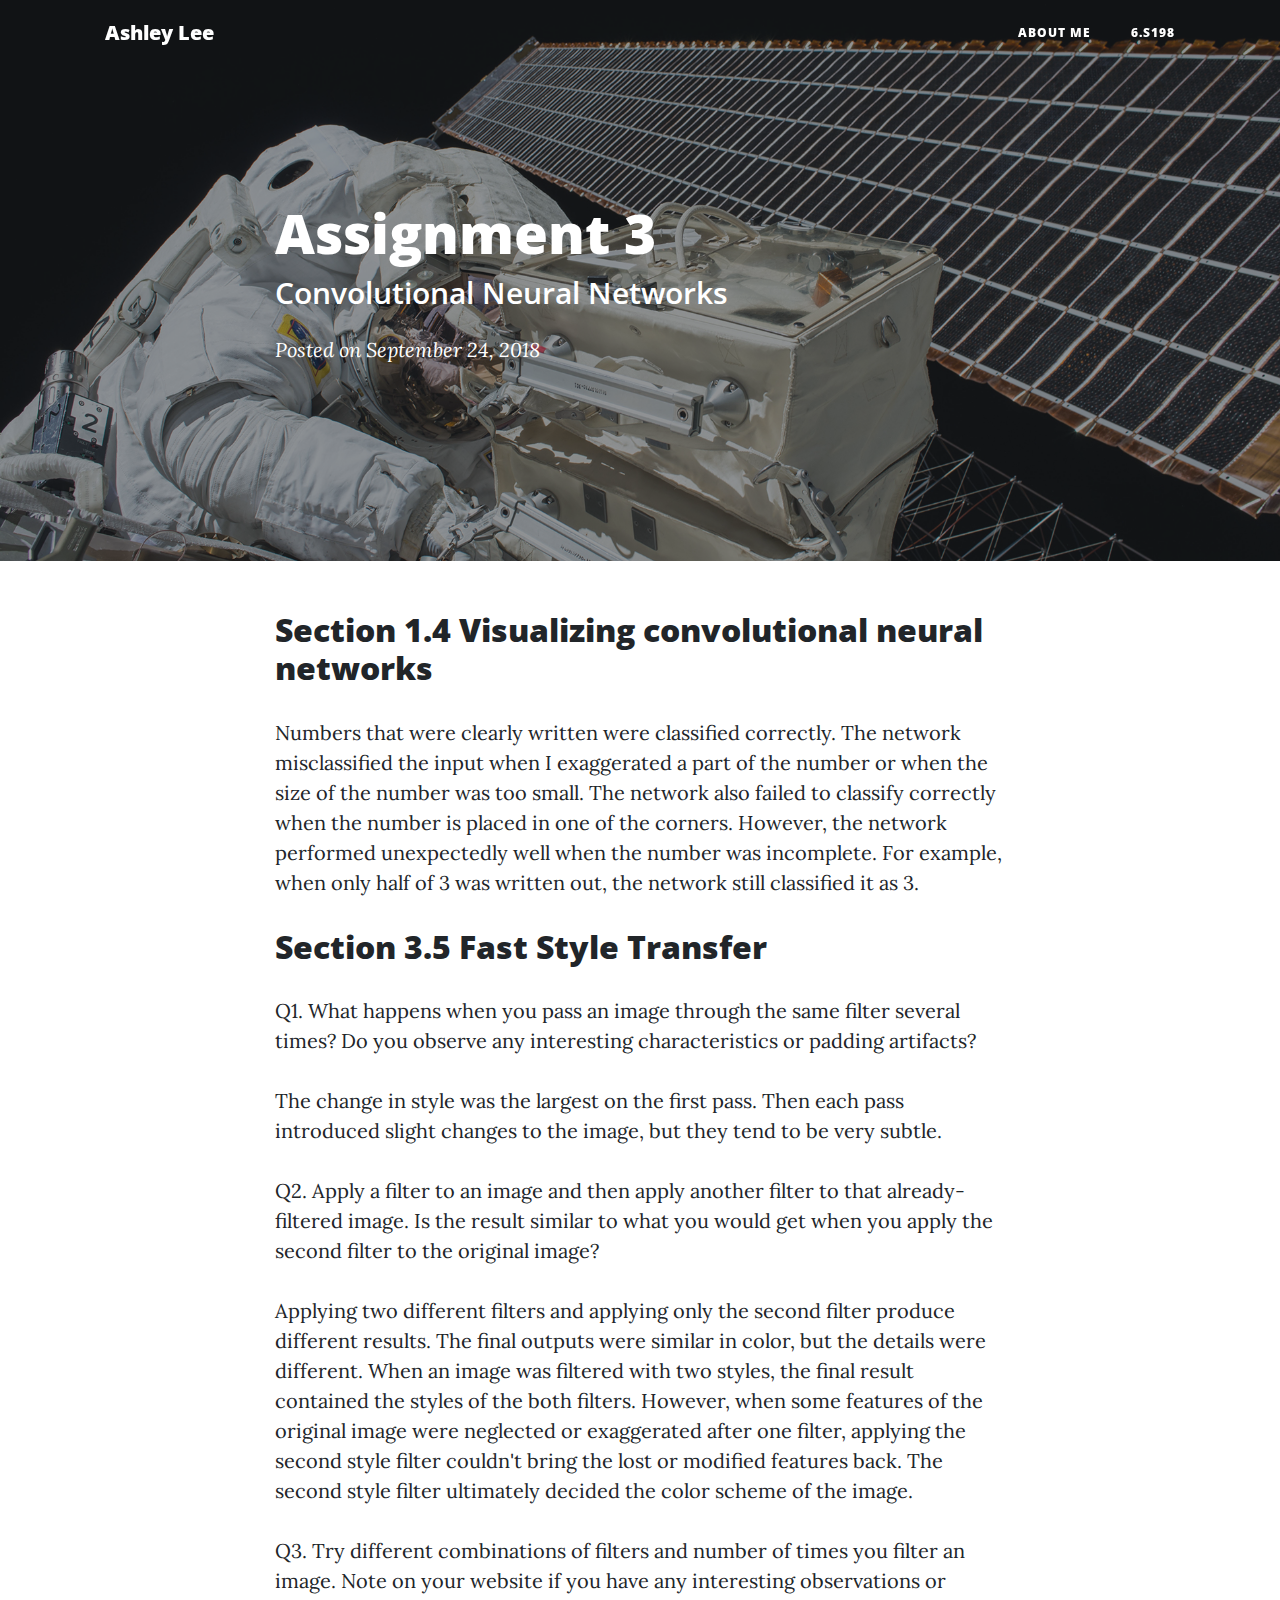
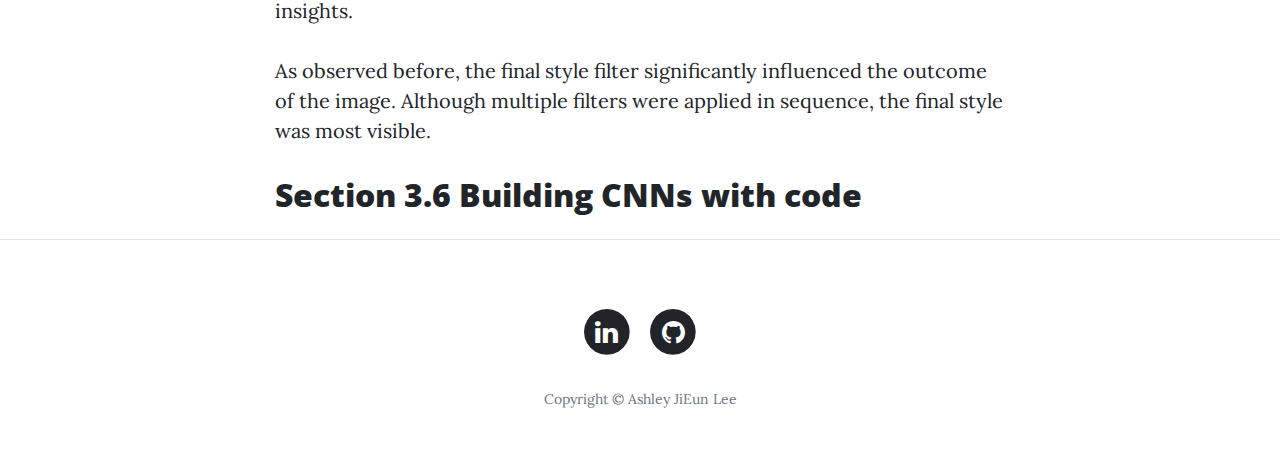
<file: assignment3.html>
<!DOCTYPE html>
<html lang="en">

<head>

    <meta charset="utf-8">
    <meta name="viewport" content="width=device-width, initial-scale=1, shrink-to-fit=no">
    <meta name="description" content="">
    <meta name="author" content="">

    <title>Ashley Lee</title>

    <!-- Bootstrap core CSS -->
    <link href="vendor/bootstrap/css/bootstrap.min.css" rel="stylesheet">

    <!-- Custom fonts for this template -->
    <link href="vendor/font-awesome/css/font-awesome.min.css" rel="stylesheet" type="text/css">
    <link href='https://fonts.googleapis.com/css?family=Lora:400,700,400italic,700italic' rel='stylesheet' type='text/css'>
    <link href='https://fonts.googleapis.com/css?family=Open+Sans:300italic,400italic,600italic,700italic,800italic,400,300,600,700,800'
        rel='stylesheet' type='text/css'>

    <!-- Custom styles for this template -->
    <link href="css/clean-blog.min.css" rel="stylesheet">

</head>

<body>

    <!-- Navigation -->
    <nav class="navbar navbar-expand-lg navbar-light fixed-top" id="mainNav">
        <div class="container">
            <a class="navbar-brand" href="about.html">Ashley Lee</a>
            <button class="navbar-toggler navbar-toggler-right" type="button" data-toggle="collapse" data-target="#navbarResponsive"
                aria-controls="navbarResponsive" aria-expanded="false" aria-label="Toggle navigation">
                Menu
                <i class="fa fa-bars"></i>
            </button>
            <div class="collapse navbar-collapse" id="navbarResponsive">
                <ul class="navbar-nav ml-auto">
                    <li class="nav-item">
                        <a class="nav-link" href="about.html">About Me</a>
                    </li>
                    <li class="nav-item">
                        <a class="nav-link" href="s198.html">6.S198</a>
                    </li>
                </ul>
            </div>
        </div>
    </nav>

    <!-- Page Header -->
    <header class="masthead" style="background-image: url('img/post-bg.jpg')">
        <div class="overlay"></div>
        <div class="container">
            <div class="row">
                <div class="col-lg-8 col-md-10 mx-auto">
                    <div class="post-heading">
                        <h1>Assignment 3</h1>
                        <h2 class="subheading">Convolutional Neural Networks</h2>
                        <span class="meta">Posted on September 24, 2018</span>
                    </div>
                </div>
            </div>
        </div>
    </header>

    <!-- Post Content -->
    <article>
        <div class="container">
            <div class="row">
                <div class="col-lg-8 col-md-10 mx-auto">

                    <h2 class="post-subtitle"> Section 1.4 Visualizing convolutional neural networks </h2>
                    <p>Numbers that were clearly written were classified correctly. 
                        The network misclassified the input when I exaggerated a part of the number 
                        or when the size of the number was too small. 
                        The network also failed to classify correctly when the number is placed in one of the corners.
                        However, the network performed unexpectedly well when the number was incomplete. 
                        For example, when only half of 3 was written out, the network still classified it as 3.  
                    </p>

                    <h2 class="post-subtitle"> Section 3.5 Fast Style Transfer</h2>
                    <p>Q1. What happens when you pass an image through the same filter several times? Do you observe any interesting characteristics or padding artifacts?</p>
                    <p>The change in style was the largest on the first pass. Then each pass introduced slight changes to the image, but they tend to be very subtle.</p>
                    
                    <p>Q2. Apply a filter to an image and then apply another filter to that already-filtered image. Is the result similar to what you would get when you apply the second filter to the original image?</p>
                    <p> 
                        Applying two different filters and applying only the second filter produce different results. 
                        The final outputs were similar in color, but the details were different. 
                        When an image was filtered with two styles, the final result contained the styles of the both filters. 
                        However, when some features of the original image were neglected or exaggerated after one filter, 
                        applying the second style filter couldn't bring the lost or modified features back. 
                        The second style filter ultimately decided the color scheme of the image.
                    </p>

                    <p>Q3. Try different combinations of filters and number of times you filter an image. 
                        Note on your website if you have any interesting observations or insights.
                    </p>
                    <p>
                        As observed before, the final style filter significantly influenced the outcome of the image. 
                        Although multiple filters were applied in sequence, the final style was most visible. 
                    </p>

                    <h2 class="post-subtitle"> Section 3.6 Building CNNs with code </h2>

                </div>
            </div>
        </div>
    </article>

    <hr>

    <!-- Footer -->
    <footer>
        <div class="container">
            <div class="row">
                <div class="col-lg-8 col-md-10 mx-auto">
                    <ul class="list-inline text-center">
                        <li class="list-inline-item">
                            <a href="https://www.linkedin.com/in/ashley-jieun-lee/">
                                <span class="fa-stack fa-lg">
                                    <i class="fa fa-circle fa-stack-2x"></i>
                                    <i class="fa fa-linkedin fa-stack-1x fa-inverse"></i>
                                </span>
                            </a>
                        </li>
                        <li class="list-inline-item">
                            <a href="https://github.com/ajlee19">
                                <span class="fa-stack fa-lg">
                                    <i class="fa fa-circle fa-stack-2x"></i>
                                    <i class="fa fa-github fa-stack-1x fa-inverse"></i>
                                </span>
                            </a>
                        </li>
                    </ul>
                    <p class="copyright text-muted">Copyright &copy; Ashley JiEun Lee</p>
                </div>
            </div>
        </div>
    </footer>

    <!-- Bootstrap core JavaScript -->
    <script src="vendor/jquery/jquery.min.js"></script>
    <script src="vendor/bootstrap/js/bootstrap.bundle.min.js"></script>

    <!-- Custom scripts for this template -->
    <script src="js/clean-blog.min.js"></script>

</body>

</html>
</file>
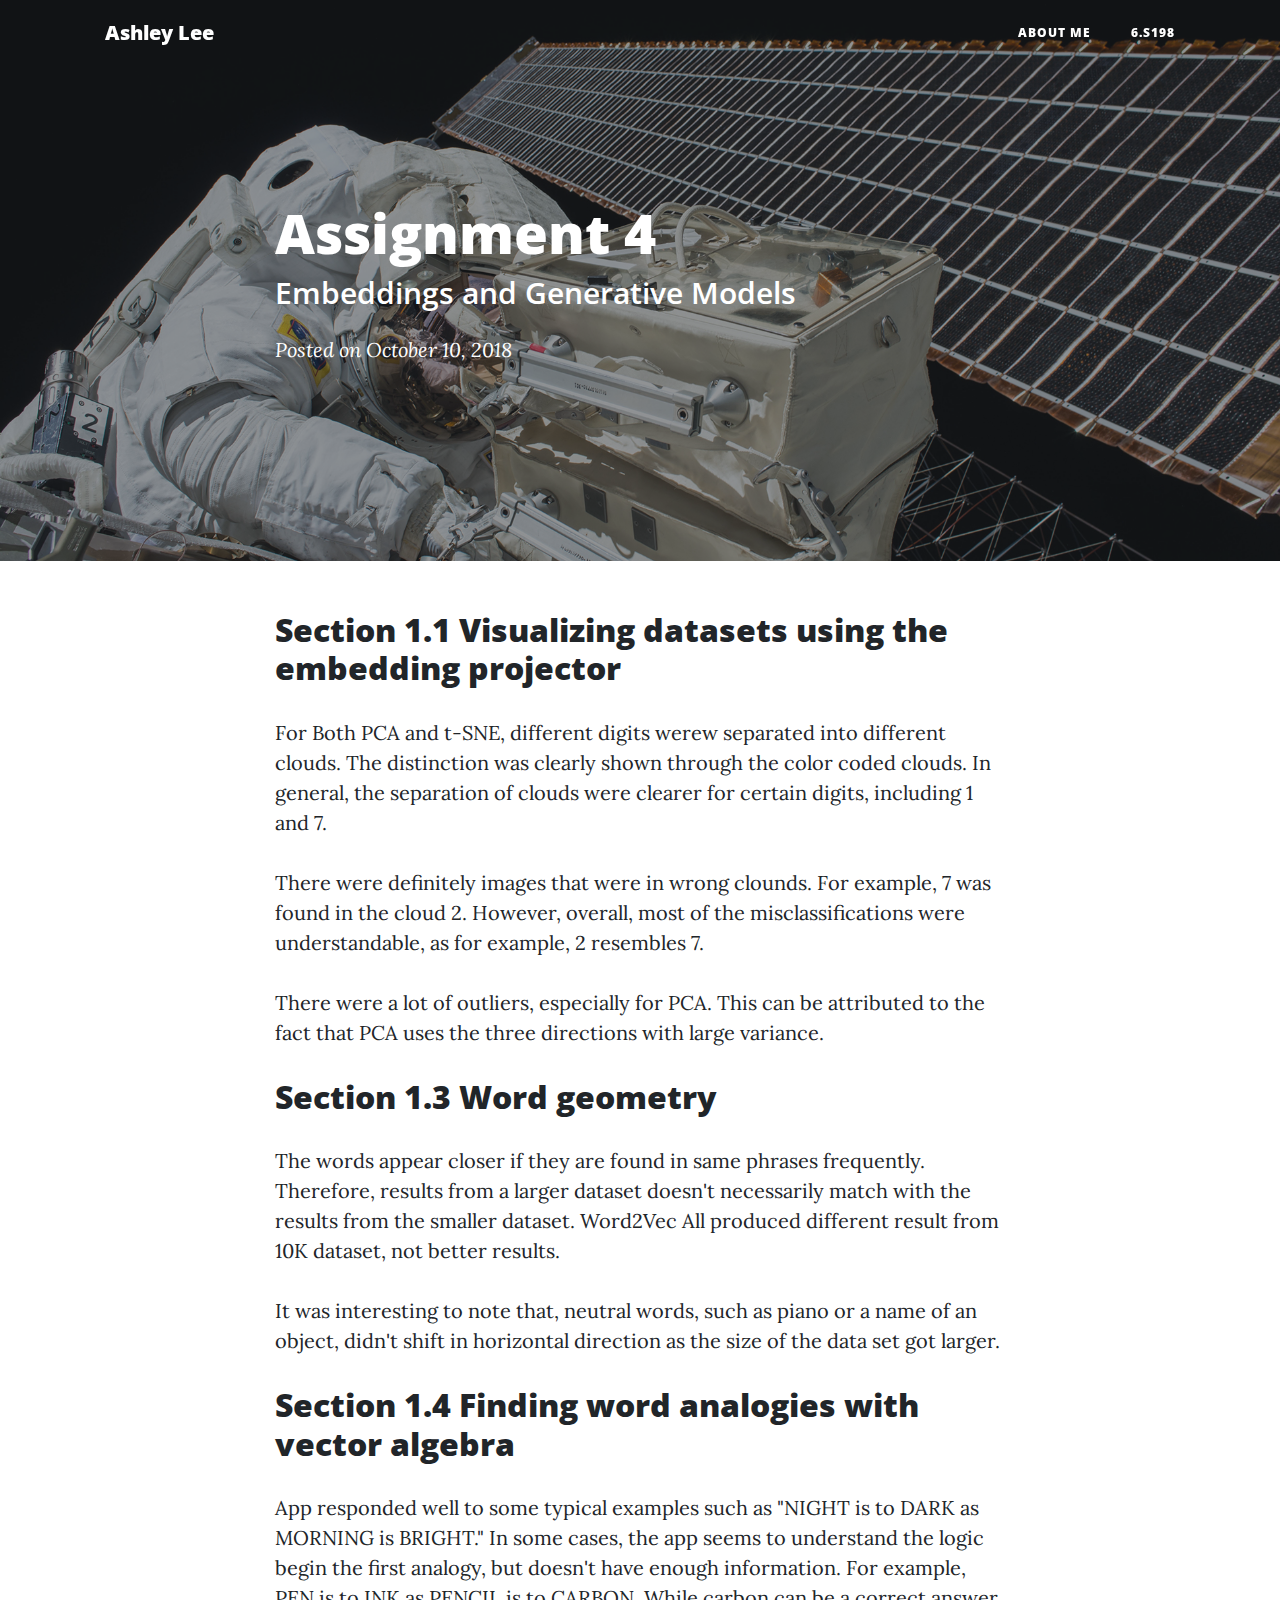
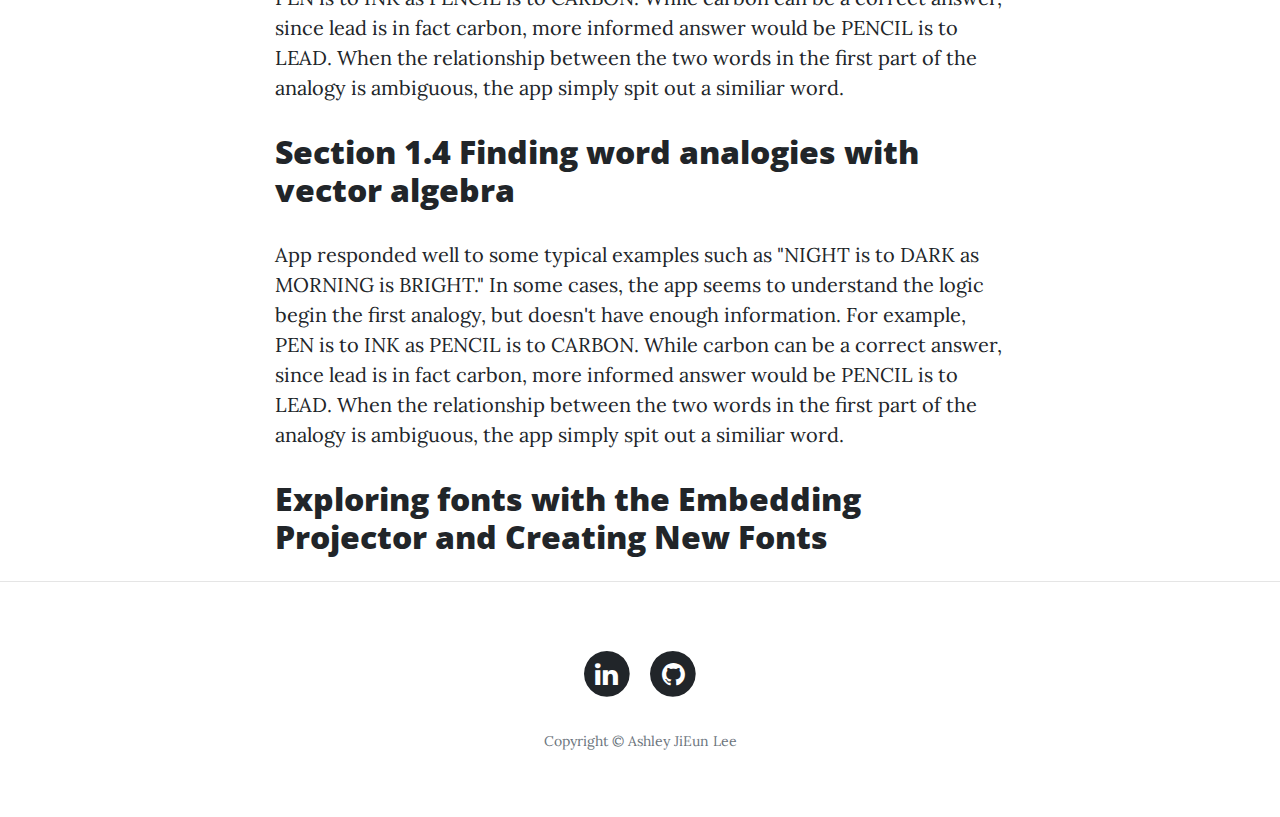
<file: assignment4.html>
<!DOCTYPE html>
<html lang="en">

<head>

    <meta charset="utf-8">
    <meta name="viewport" content="width=device-width, initial-scale=1, shrink-to-fit=no">
    <meta name="description" content="">
    <meta name="author" content="">

    <title>Ashley Lee</title>

    <!-- Bootstrap core CSS -->
    <link href="vendor/bootstrap/css/bootstrap.min.css" rel="stylesheet">

    <!-- Custom fonts for this template -->
    <link href="vendor/font-awesome/css/font-awesome.min.css" rel="stylesheet" type="text/css">
    <link href='https://fonts.googleapis.com/css?family=Lora:400,700,400italic,700italic' rel='stylesheet' type='text/css'>
    <link href='https://fonts.googleapis.com/css?family=Open+Sans:300italic,400italic,600italic,700italic,800italic,400,300,600,700,800'
        rel='stylesheet' type='text/css'>

    <!-- Custom styles for this template -->
    <link href="css/clean-blog.min.css" rel="stylesheet">

</head>

<body>

    <!-- Navigation -->
    <nav class="navbar navbar-expand-lg navbar-light fixed-top" id="mainNav">
        <div class="container">
            <a class="navbar-brand" href="about.html">Ashley Lee</a>
            <button class="navbar-toggler navbar-toggler-right" type="button" data-toggle="collapse" data-target="#navbarResponsive"
                aria-controls="navbarResponsive" aria-expanded="false" aria-label="Toggle navigation">
                Menu
                <i class="fa fa-bars"></i>
            </button>
            <div class="collapse navbar-collapse" id="navbarResponsive">
                <ul class="navbar-nav ml-auto">
                    <li class="nav-item">
                        <a class="nav-link" href="about.html">About Me</a>
                    </li>
                    <li class="nav-item">
                        <a class="nav-link" href="s198.html">6.S198</a>
                    </li>
                </ul>
            </div>
        </div>
    </nav>

    <!-- Page Header -->
    <header class="masthead" style="background-image: url('img/post-bg.jpg')">
        <div class="overlay"></div>
        <div class="container">
            <div class="row">
                <div class="col-lg-8 col-md-10 mx-auto">
                    <div class="post-heading">
                        <h1>Assignment 4</h1>
                        <h2 class="subheading">Embeddings and Generative Models</h2>
                        <span class="meta">Posted on October 10, 2018</span>
                    </div>
                </div>
            </div>
        </div>
    </header>

    <!-- Post Content -->
    <article>
        <div class="container">
            <div class="row">
                <div class="col-lg-8 col-md-10 mx-auto">

                    <h2 class="post-subtitle"> Section 1.1 Visualizing datasets using the embedding projector </h2>
                    <p>
                        For Both PCA and t-SNE, different digits werew separated into different clouds. 
                        The distinction was clearly shown through the color coded clouds. 
                        In general, the separation of clouds were clearer for certain digits, including 1 and 7. 
                    </p>

                    <p>
                        There were definitely images that were in wrong clounds. 
                        For example, 7 was found in the cloud 2. 
                        However, overall, most of the misclassifications were understandable, as for example, 2 resembles 7. 
                    </p>

                    <p>
                        There were a lot of outliers, especially for PCA.
                        This can be attributed to the fact that PCA uses the three directions with large variance. 
                    </p>

                    <h2 class="post-subtitle"> Section 1.3 Word geometry</h2>
                    <p>The words appear closer if they are found in same phrases frequently. 
                        Therefore, results from a larger dataset doesn't necessarily match with the results from the smaller dataset. 
                        Word2Vec All produced different result from 10K dataset, not better results. </p>
                    <p>It was interesting to note that, neutral words, such as piano or a name of an object, 
                        didn't shift in horizontal direction as the size of the data set got larger. 
                    </p>
                    
                    <h2 class="post-subtitle"> Section 1.4 Finding word analogies with vector algebra</h2>
                    <p>
                        App responded well to some typical examples such as "NIGHT is to DARK as MORNING is BRIGHT."
                        In some cases, the app seems to understand the logic begin the first analogy, but doesn't have enough information.
                        For example, PEN is to INK as PENCIL is to CARBON. While carbon can be a correct answer, since lead is in fact carbon, more informed answer would be PENCIL is to LEAD.
                        When the relationship between the two words in the first part of the analogy is ambiguous, the app simply spit out a similiar word.
                    </p>

                    <h2 class="post-subtitle"> Section 1.4 Finding word analogies with vector algebra</h2>
                    <p>
                        App responded well to some typical examples such as "NIGHT is to DARK as MORNING is BRIGHT."
                        In some cases, the app seems to understand the logic begin the first analogy, but doesn't have enough information.
                        For example, PEN is to INK as PENCIL is to CARBON. While carbon can be a correct answer, since lead is in fact carbon, more informed answer would be PENCIL is to LEAD.
                        When the relationship between the two words in the first part of the analogy is ambiguous, the app simply spit out a similiar word.
                    </p>

                    <h2 class="post-subtitle"> Exploring fonts with the Embedding Projector and Creating New Fonts</h2>

                </div>
            </div>
        </div>
    </article>

    <hr>

    <!-- Footer -->
    <footer>
        <div class="container">
            <div class="row">
                <div class="col-lg-8 col-md-10 mx-auto">
                    <ul class="list-inline text-center">
                        <li class="list-inline-item">
                            <a href="https://www.linkedin.com/in/ashley-jieun-lee/">
                                <span class="fa-stack fa-lg">
                                    <i class="fa fa-circle fa-stack-2x"></i>
                                    <i class="fa fa-linkedin fa-stack-1x fa-inverse"></i>
                                </span>
                            </a>
                        </li>
                        <li class="list-inline-item">
                            <a href="https://github.com/ajlee19">
                                <span class="fa-stack fa-lg">
                                    <i class="fa fa-circle fa-stack-2x"></i>
                                    <i class="fa fa-github fa-stack-1x fa-inverse"></i>
                                </span>
                            </a>
                        </li>
                    </ul>
                    <p class="copyright text-muted">Copyright &copy; Ashley JiEun Lee</p>
                </div>
            </div>
        </div>
    </footer>

    <!-- Bootstrap core JavaScript -->
    <script src="vendor/jquery/jquery.min.js"></script>
    <script src="vendor/bootstrap/js/bootstrap.bundle.min.js"></script>

    <!-- Custom scripts for this template -->
    <script src="js/clean-blog.min.js"></script>

</body>

</html>
</file>
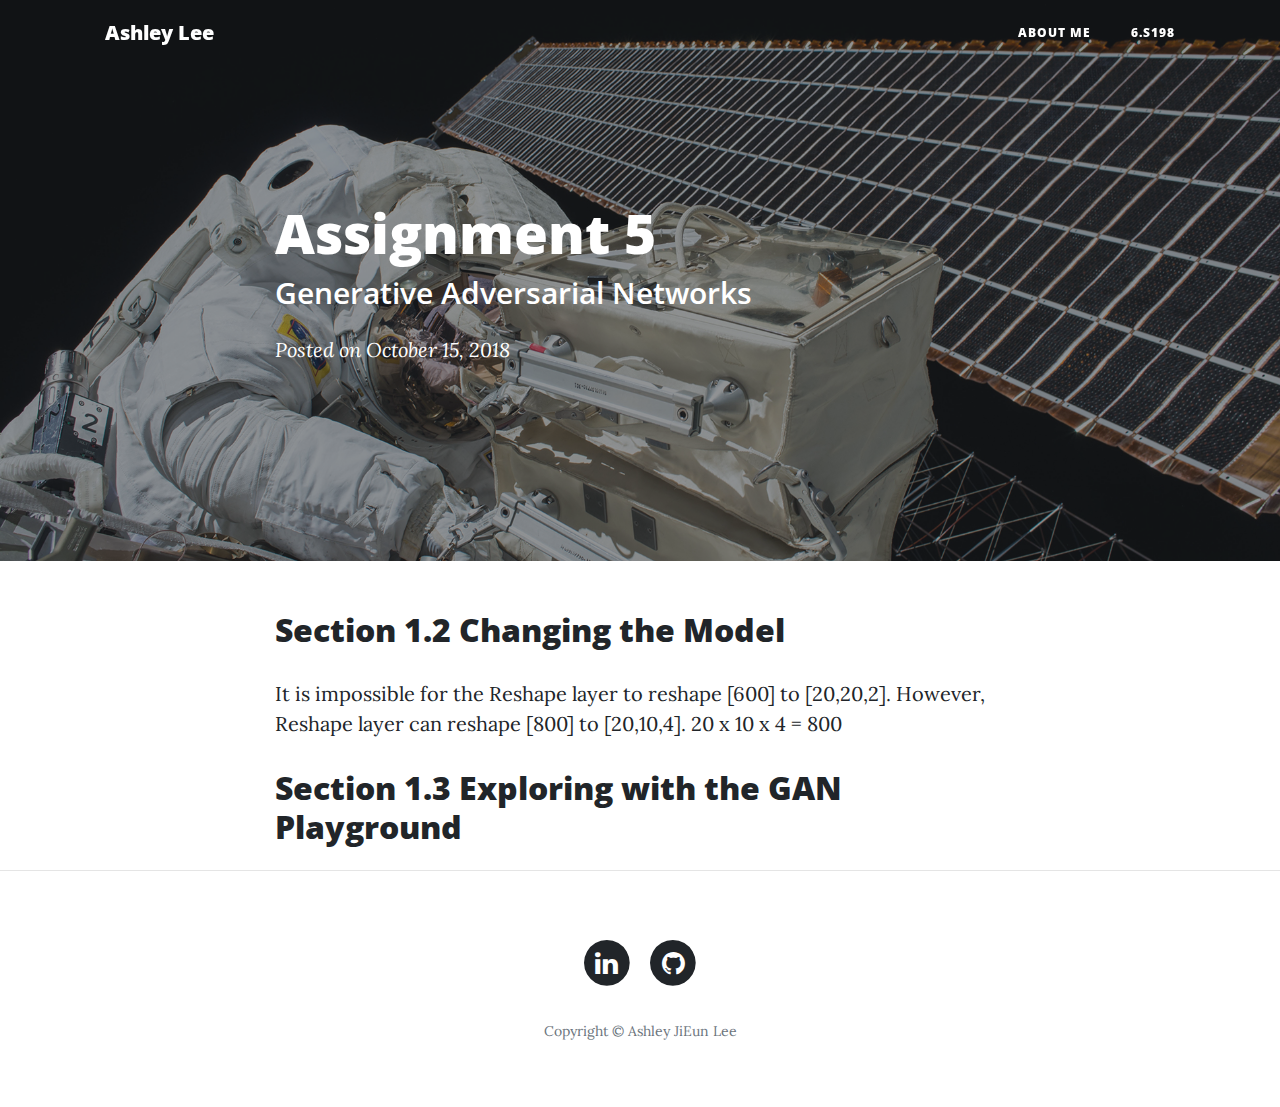
<file: assignment5.html>
<!DOCTYPE html>
<html lang="en">

<head>

    <meta charset="utf-8">
    <meta name="viewport" content="width=device-width, initial-scale=1, shrink-to-fit=no">
    <meta name="description" content="">
    <meta name="author" content="">

    <title>Ashley Lee</title>

    <!-- Bootstrap core CSS -->
    <link href="vendor/bootstrap/css/bootstrap.min.css" rel="stylesheet">

    <!-- Custom fonts for this template -->
    <link href="vendor/font-awesome/css/font-awesome.min.css" rel="stylesheet" type="text/css">
    <link href='https://fonts.googleapis.com/css?family=Lora:400,700,400italic,700italic' rel='stylesheet' type='text/css'>
    <link href='https://fonts.googleapis.com/css?family=Open+Sans:300italic,400italic,600italic,700italic,800italic,400,300,600,700,800'
        rel='stylesheet' type='text/css'>

    <!-- Custom styles for this template -->
    <link href="css/clean-blog.min.css" rel="stylesheet">

</head>

<body>

    <!-- Navigation -->
    <nav class="navbar navbar-expand-lg navbar-light fixed-top" id="mainNav">
        <div class="container">
            <a class="navbar-brand" href="about.html">Ashley Lee</a>
            <button class="navbar-toggler navbar-toggler-right" type="button" data-toggle="collapse" data-target="#navbarResponsive"
                aria-controls="navbarResponsive" aria-expanded="false" aria-label="Toggle navigation">
                Menu
                <i class="fa fa-bars"></i>
            </button>
            <div class="collapse navbar-collapse" id="navbarResponsive">
                <ul class="navbar-nav ml-auto">
                    <li class="nav-item">
                        <a class="nav-link" href="about.html">About Me</a>
                    </li>
                    <li class="nav-item">
                        <a class="nav-link" href="s198.html">6.S198</a>
                    </li>
                </ul>
            </div>
        </div>
    </nav>

    <!-- Page Header -->
    <header class="masthead" style="background-image: url('img/post-bg.jpg')">
        <div class="overlay"></div>
        <div class="container">
            <div class="row">
                <div class="col-lg-8 col-md-10 mx-auto">
                    <div class="post-heading">
                        <h1>Assignment 5</h1>
                        <h2 class="subheading">Generative Adversarial Networks</h2>
                        <span class="meta">Posted on October 15, 2018</span>
                    </div>
                </div>
            </div>
        </div>
    </header>

    <!-- Post Content -->
    <article>
        <div class="container">
            <div class="row">
                <div class="col-lg-8 col-md-10 mx-auto">

                    <h2 class="post-subtitle">Section 1.2 Changing the Model</h2>
                    <p>
                        It is impossible for the Reshape layer to reshape [600] to [20,20,2].
                        However, Reshape layer can reshape [800] to [20,10,4]. 20 x 10 x 4 = 800
                    </p>

                    <h2 class="post-subtitle"> Section 1.3 Exploring with the GAN Playground</h2>

                </div>
            </div>
        </div>
    </article>

    <hr>

    <!-- Footer -->
    <footer>
        <div class="container">
            <div class="row">
                <div class="col-lg-8 col-md-10 mx-auto">
                    <ul class="list-inline text-center">
                        <li class="list-inline-item">
                            <a href="https://www.linkedin.com/in/ashley-jieun-lee/">
                                <span class="fa-stack fa-lg">
                                    <i class="fa fa-circle fa-stack-2x"></i>
                                    <i class="fa fa-linkedin fa-stack-1x fa-inverse"></i>
                                </span>
                            </a>
                        </li>
                        <li class="list-inline-item">
                            <a href="https://github.com/ajlee19">
                                <span class="fa-stack fa-lg">
                                    <i class="fa fa-circle fa-stack-2x"></i>
                                    <i class="fa fa-github fa-stack-1x fa-inverse"></i>
                                </span>
                            </a>
                        </li>
                    </ul>
                    <p class="copyright text-muted">Copyright &copy; Ashley JiEun Lee</p>
                </div>
            </div>
        </div>
    </footer>

    <!-- Bootstrap core JavaScript -->
    <script src="vendor/jquery/jquery.min.js"></script>
    <script src="vendor/bootstrap/js/bootstrap.bundle.min.js"></script>

    <!-- Custom scripts for this template -->
    <script src="js/clean-blog.min.js"></script>

</body>

</html>
</file>
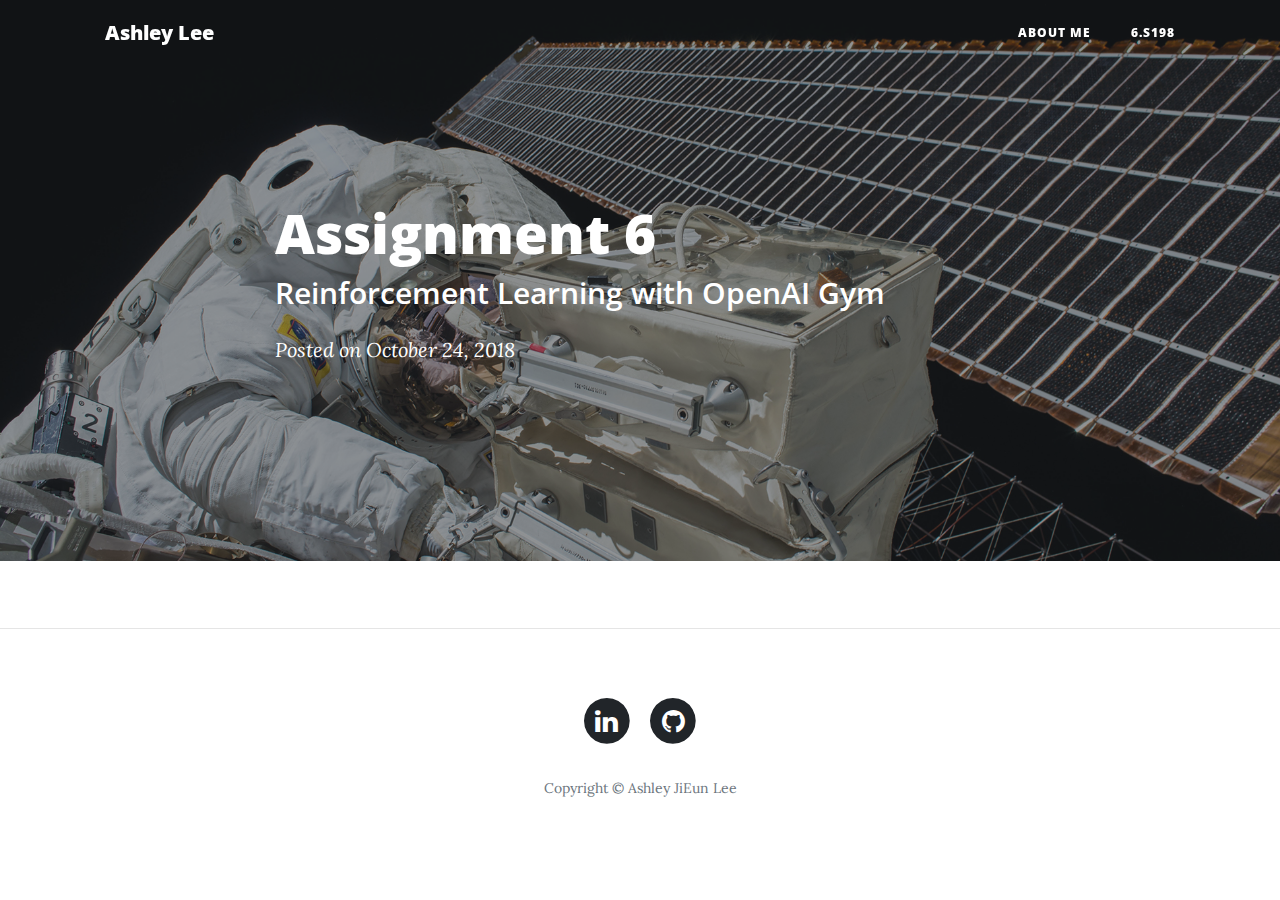
<file: assignment6.html>
<!DOCTYPE html>
<html lang="en">

<head>

    <meta charset="utf-8">
    <meta name="viewport" content="width=device-width, initial-scale=1, shrink-to-fit=no">
    <meta name="description" content="">
    <meta name="author" content="">

    <title>Ashley Lee</title>

    <!-- Bootstrap core CSS -->
    <link href="vendor/bootstrap/css/bootstrap.min.css" rel="stylesheet">

    <!-- Custom fonts for this template -->
    <link href="vendor/font-awesome/css/font-awesome.min.css" rel="stylesheet" type="text/css">
    <link href='https://fonts.googleapis.com/css?family=Lora:400,700,400italic,700italic' rel='stylesheet' type='text/css'>
    <link href='https://fonts.googleapis.com/css?family=Open+Sans:300italic,400italic,600italic,700italic,800italic,400,300,600,700,800'
        rel='stylesheet' type='text/css'>

    <!-- Custom styles for this template -->
    <link href="css/clean-blog.min.css" rel="stylesheet">

</head>

<body>

    <!-- Navigation -->
    <nav class="navbar navbar-expand-lg navbar-light fixed-top" id="mainNav">
        <div class="container">
            <a class="navbar-brand" href="about.html">Ashley Lee</a>
            <button class="navbar-toggler navbar-toggler-right" type="button" data-toggle="collapse" data-target="#navbarResponsive"
                aria-controls="navbarResponsive" aria-expanded="false" aria-label="Toggle navigation">
                Menu
                <i class="fa fa-bars"></i>
            </button>
            <div class="collapse navbar-collapse" id="navbarResponsive">
                <ul class="navbar-nav ml-auto">
                    <li class="nav-item">
                        <a class="nav-link" href="about.html">About Me</a>
                    </li>
                    <li class="nav-item">
                        <a class="nav-link" href="s198.html">6.S198</a>
                    </li>
                </ul>
            </div>
        </div>
    </nav>

    <!-- Page Header -->
    <header class="masthead" style="background-image: url('img/post-bg.jpg')">
        <div class="overlay"></div>
        <div class="container">
            <div class="row">
                <div class="col-lg-8 col-md-10 mx-auto">
                    <div class="post-heading">
                        <h1>Assignment 6</h1>
                        <h2 class="subheading">Reinforcement Learning with OpenAI Gym</h2>
                        <span class="meta">Posted on October 24, 2018</span>
                    </div>
                </div>
            </div>
        </div>
    </header>

    <!-- Post Content -->
    <article>
        <div class="container">
            <div class="row">
                <div class="col-lg-8 col-md-10 mx-auto">

                </div>
            </div>
        </div>
    </article>

    <hr>

    <!-- Footer -->
    <footer>
        <div class="container">
            <div class="row">
                <div class="col-lg-8 col-md-10 mx-auto">
                    <ul class="list-inline text-center">
                        <li class="list-inline-item">
                            <a href="https://www.linkedin.com/in/ashley-jieun-lee/">
                                <span class="fa-stack fa-lg">
                                    <i class="fa fa-circle fa-stack-2x"></i>
                                    <i class="fa fa-linkedin fa-stack-1x fa-inverse"></i>
                                </span>
                            </a>
                        </li>
                        <li class="list-inline-item">
                            <a href="https://github.com/ajlee19">
                                <span class="fa-stack fa-lg">
                                    <i class="fa fa-circle fa-stack-2x"></i>
                                    <i class="fa fa-github fa-stack-1x fa-inverse"></i>
                                </span>
                            </a>
                        </li>
                    </ul>
                    <p class="copyright text-muted">Copyright &copy; Ashley JiEun Lee</p>
                </div>
            </div>
        </div>
    </footer>

    <!-- Bootstrap core JavaScript -->
    <script src="vendor/jquery/jquery.min.js"></script>
    <script src="vendor/bootstrap/js/bootstrap.bundle.min.js"></script>

    <!-- Custom scripts for this template -->
    <script src="js/clean-blog.min.js"></script>

</body>

</html>
</file>
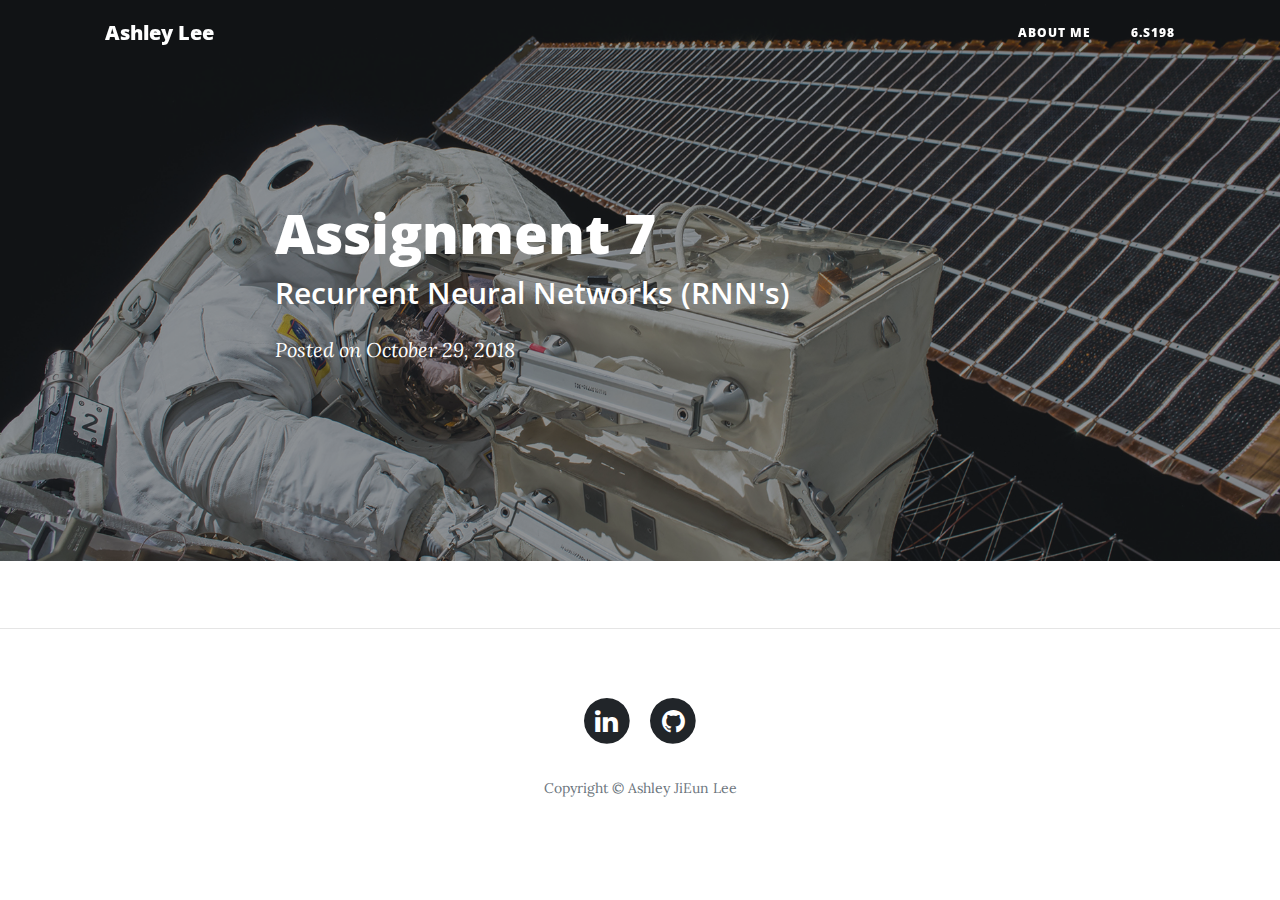
<file: assignment7.html>
<!DOCTYPE html>
<html lang="en">

<head>

    <meta charset="utf-8">
    <meta name="viewport" content="width=device-width, initial-scale=1, shrink-to-fit=no">
    <meta name="description" content="">
    <meta name="author" content="">

    <title>Ashley Lee</title>

    <!-- Bootstrap core CSS -->
    <link href="vendor/bootstrap/css/bootstrap.min.css" rel="stylesheet">

    <!-- Custom fonts for this template -->
    <link href="vendor/font-awesome/css/font-awesome.min.css" rel="stylesheet" type="text/css">
    <link href='https://fonts.googleapis.com/css?family=Lora:400,700,400italic,700italic' rel='stylesheet' type='text/css'>
    <link href='https://fonts.googleapis.com/css?family=Open+Sans:300italic,400italic,600italic,700italic,800italic,400,300,600,700,800'
        rel='stylesheet' type='text/css'>

    <!-- Custom styles for this template -->
    <link href="css/clean-blog.min.css" rel="stylesheet">

</head>

<body>

    <!-- Navigation -->
    <nav class="navbar navbar-expand-lg navbar-light fixed-top" id="mainNav">
        <div class="container">
            <a class="navbar-brand" href="about.html">Ashley Lee</a>
            <button class="navbar-toggler navbar-toggler-right" type="button" data-toggle="collapse" data-target="#navbarResponsive"
                aria-controls="navbarResponsive" aria-expanded="false" aria-label="Toggle navigation">
                Menu
                <i class="fa fa-bars"></i>
            </button>
            <div class="collapse navbar-collapse" id="navbarResponsive">
                <ul class="navbar-nav ml-auto">
                    <li class="nav-item">
                        <a class="nav-link" href="about.html">About Me</a>
                    </li>
                    <li class="nav-item">
                        <a class="nav-link" href="s198.html">6.S198</a>
                    </li>
                </ul>
            </div>
        </div>
    </nav>

    <!-- Page Header -->
    <header class="masthead" style="background-image: url('img/post-bg.jpg')">
        <div class="overlay"></div>
        <div class="container">
            <div class="row">
                <div class="col-lg-8 col-md-10 mx-auto">
                    <div class="post-heading">
                        <h1>Assignment 7</h1>
                        <h2 class="subheading">Recurrent Neural Networks (RNN's)</h2>
                        <span class="meta">Posted on October 29, 2018</span>
                    </div>
                </div>
            </div>
        </div>
    </header>

    <!-- Post Content -->
    <article>
        <div class="container">
            <div class="row">
                <div class="col-lg-8 col-md-10 mx-auto">

                </div>
            </div>
        </div>
    </article>

    <hr>

    <!-- Footer -->
    <footer>
        <div class="container">
            <div class="row">
                <div class="col-lg-8 col-md-10 mx-auto">
                    <ul class="list-inline text-center">
                        <li class="list-inline-item">
                            <a href="https://www.linkedin.com/in/ashley-jieun-lee/">
                                <span class="fa-stack fa-lg">
                                    <i class="fa fa-circle fa-stack-2x"></i>
                                    <i class="fa fa-linkedin fa-stack-1x fa-inverse"></i>
                                </span>
                            </a>
                        </li>
                        <li class="list-inline-item">
                            <a href="https://github.com/ajlee19">
                                <span class="fa-stack fa-lg">
                                    <i class="fa fa-circle fa-stack-2x"></i>
                                    <i class="fa fa-github fa-stack-1x fa-inverse"></i>
                                </span>
                            </a>
                        </li>
                    </ul>
                    <p class="copyright text-muted">Copyright &copy; Ashley JiEun Lee</p>
                </div>
            </div>
        </div>
    </footer>

    <!-- Bootstrap core JavaScript -->
    <script src="vendor/jquery/jquery.min.js"></script>
    <script src="vendor/bootstrap/js/bootstrap.bundle.min.js"></script>

    <!-- Custom scripts for this template -->
    <script src="js/clean-blog.min.js"></script>

</body>

</html>
</file>
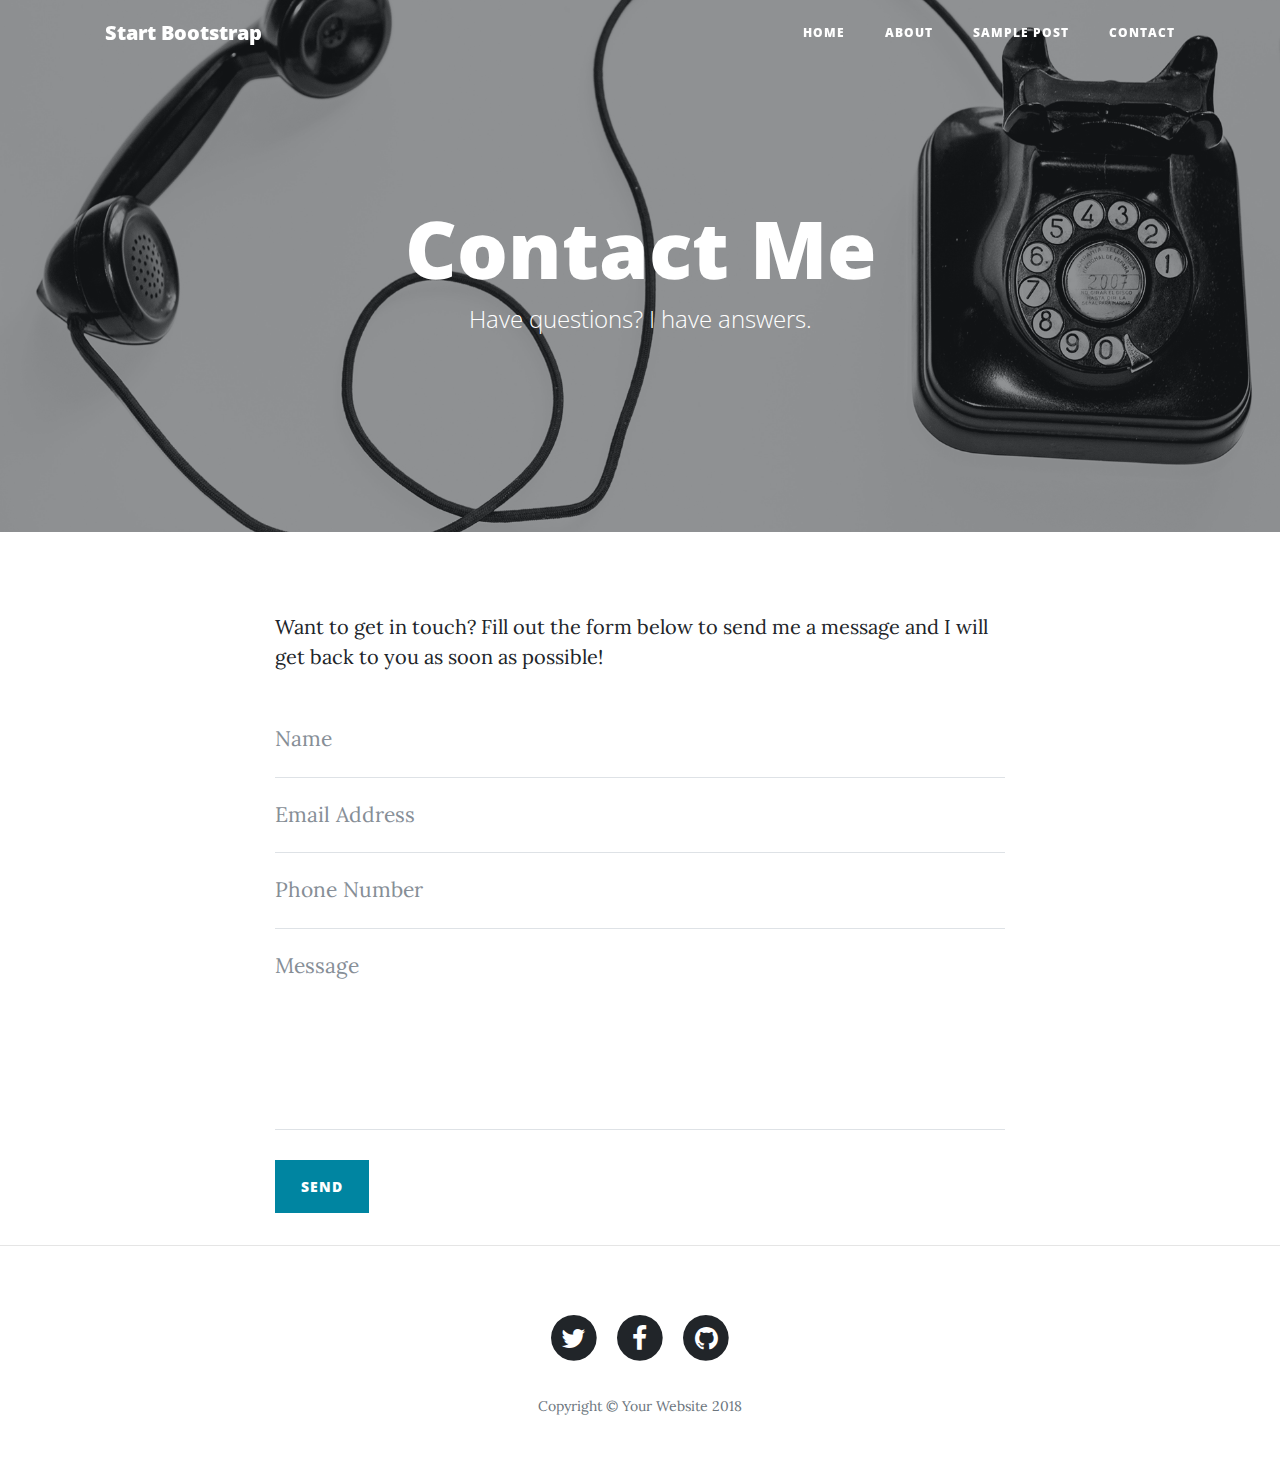
<file: contact.html>
<!DOCTYPE html>
<html lang="en">

  <head>

    <meta charset="utf-8">
    <meta name="viewport" content="width=device-width, initial-scale=1, shrink-to-fit=no">
    <meta name="description" content="">
    <meta name="author" content="">

    <title>Ashley Lee</title>

    <!-- Bootstrap core CSS -->
    <link href="vendor/bootstrap/css/bootstrap.min.css" rel="stylesheet">

    <!-- Custom fonts for this template -->
    <link href="vendor/font-awesome/css/font-awesome.min.css" rel="stylesheet" type="text/css">
    <link href='https://fonts.googleapis.com/css?family=Lora:400,700,400italic,700italic' rel='stylesheet' type='text/css'>
    <link href='https://fonts.googleapis.com/css?family=Open+Sans:300italic,400italic,600italic,700italic,800italic,400,300,600,700,800' rel='stylesheet' type='text/css'>

    <!-- Custom styles for this template -->
    <link href="css/clean-blog.min.css" rel="stylesheet">

  </head>

  <body>

    <!-- Navigation -->
    <nav class="navbar navbar-expand-lg navbar-light fixed-top" id="mainNav">
      <div class="container">
        <a class="navbar-brand" href="index.html">Start Bootstrap</a>
        <button class="navbar-toggler navbar-toggler-right" type="button" data-toggle="collapse" data-target="#navbarResponsive" aria-controls="navbarResponsive" aria-expanded="false" aria-label="Toggle navigation">
          Menu
          <i class="fa fa-bars"></i>
        </button>
        <div class="collapse navbar-collapse" id="navbarResponsive">
          <ul class="navbar-nav ml-auto">
            <li class="nav-item">
              <a class="nav-link" href="index.html">Home</a>
            </li>
            <li class="nav-item">
              <a class="nav-link" href="about.html">About</a>
            </li>
            <li class="nav-item">
              <a class="nav-link" href="post.html">Sample Post</a>
            </li>
            <li class="nav-item">
              <a class="nav-link" href="contact.html">Contact</a>
            </li>
          </ul>
        </div>
      </div>
    </nav>

    <!-- Page Header -->
    <header class="masthead" style="background-image: url('img/contact-bg.jpg')">
      <div class="overlay"></div>
      <div class="container">
        <div class="row">
          <div class="col-lg-8 col-md-10 mx-auto">
            <div class="page-heading">
              <h1>Contact Me</h1>
              <span class="subheading">Have questions? I have answers.</span>
            </div>
          </div>
        </div>
      </div>
    </header>

    <!-- Main Content -->
    <div class="container">
      <div class="row">
        <div class="col-lg-8 col-md-10 mx-auto">
          <p>Want to get in touch? Fill out the form below to send me a message and I will get back to you as soon as possible!</p>
          <!-- Contact Form - Enter your email address on line 19 of the mail/contact_me.php file to make this form work. -->
          <!-- WARNING: Some web hosts do not allow emails to be sent through forms to common mail hosts like Gmail or Yahoo. It's recommended that you use a private domain email address! -->
          <!-- To use the contact form, your site must be on a live web host with PHP! The form will not work locally! -->
          <form name="sentMessage" id="contactForm" novalidate>
            <div class="control-group">
              <div class="form-group floating-label-form-group controls">
                <label>Name</label>
                <input type="text" class="form-control" placeholder="Name" id="name" required data-validation-required-message="Please enter your name.">
                <p class="help-block text-danger"></p>
              </div>
            </div>
            <div class="control-group">
              <div class="form-group floating-label-form-group controls">
                <label>Email Address</label>
                <input type="email" class="form-control" placeholder="Email Address" id="email" required data-validation-required-message="Please enter your email address.">
                <p class="help-block text-danger"></p>
              </div>
            </div>
            <div class="control-group">
              <div class="form-group col-xs-12 floating-label-form-group controls">
                <label>Phone Number</label>
                <input type="tel" class="form-control" placeholder="Phone Number" id="phone" required data-validation-required-message="Please enter your phone number.">
                <p class="help-block text-danger"></p>
              </div>
            </div>
            <div class="control-group">
              <div class="form-group floating-label-form-group controls">
                <label>Message</label>
                <textarea rows="5" class="form-control" placeholder="Message" id="message" required data-validation-required-message="Please enter a message."></textarea>
                <p class="help-block text-danger"></p>
              </div>
            </div>
            <br>
            <div id="success"></div>
            <div class="form-group">
              <button type="submit" class="btn btn-primary" id="sendMessageButton">Send</button>
            </div>
          </form>
        </div>
      </div>
    </div>

    <hr>

    <!-- Footer -->
    <footer>
      <div class="container">
        <div class="row">
          <div class="col-lg-8 col-md-10 mx-auto">
            <ul class="list-inline text-center">
              <li class="list-inline-item">
                <a href="#">
                  <span class="fa-stack fa-lg">
                    <i class="fa fa-circle fa-stack-2x"></i>
                    <i class="fa fa-twitter fa-stack-1x fa-inverse"></i>
                  </span>
                </a>
              </li>
              <li class="list-inline-item">
                <a href="#">
                  <span class="fa-stack fa-lg">
                    <i class="fa fa-circle fa-stack-2x"></i>
                    <i class="fa fa-facebook fa-stack-1x fa-inverse"></i>
                  </span>
                </a>
              </li>
              <li class="list-inline-item">
                <a href="#">
                  <span class="fa-stack fa-lg">
                    <i class="fa fa-circle fa-stack-2x"></i>
                    <i class="fa fa-github fa-stack-1x fa-inverse"></i>
                  </span>
                </a>
              </li>
            </ul>
            <p class="copyright text-muted">Copyright &copy; Your Website 2018</p>
          </div>
        </div>
      </div>
    </footer>

    <!-- Bootstrap core JavaScript -->
    <script src="vendor/jquery/jquery.min.js"></script>
    <script src="vendor/bootstrap/js/bootstrap.bundle.min.js"></script>

    <!-- Contact Form JavaScript -->
    <script src="js/jqBootstrapValidation.js"></script>
    <script src="js/contact_me.js"></script>

    <!-- Custom scripts for this template -->
    <script src="js/clean-blog.min.js"></script>

  </body>

</html>
</file>
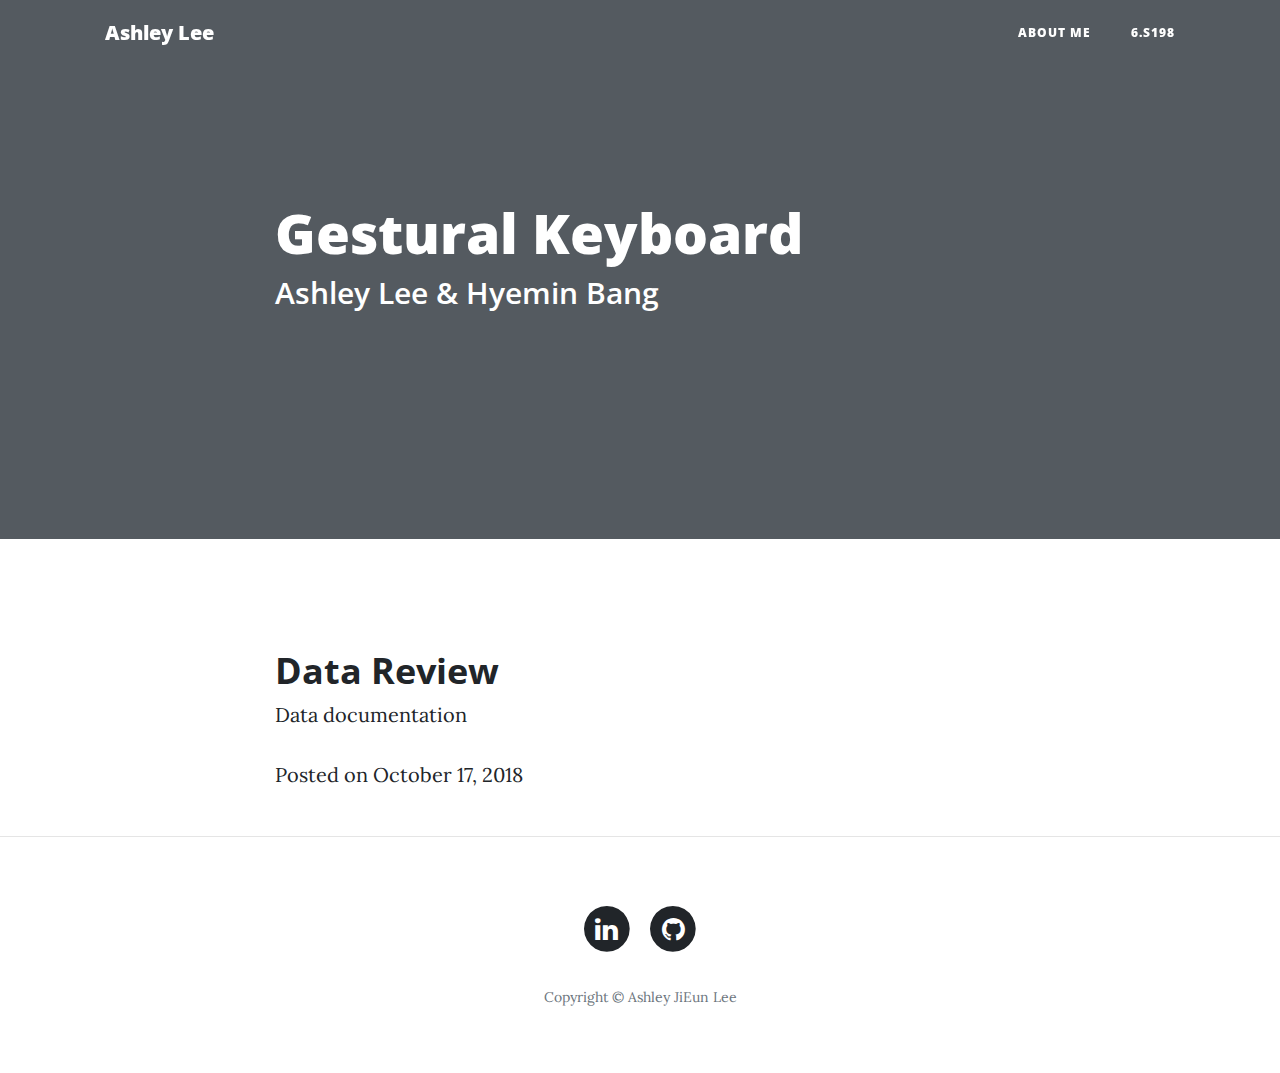
<file: final.html>
<!DOCTYPE html>
<html lang="en">

<head>

    <meta charset="utf-8">
    <meta name="viewport" content="width=device-width, initial-scale=1, shrink-to-fit=no">
    <meta name="description" content="">
    <meta name="author" content="">

    <title>Ashley Lee</title>

    <!-- Bootstrap core CSS -->
    <link href="vendor/bootstrap/css/bootstrap.min.css" rel="stylesheet">

    <!-- Custom fonts for this template -->
    <link href="vendor/font-awesome/css/font-awesome.min.css" rel="stylesheet" type="text/css">
    <link href='https://fonts.googleapis.com/css?family=Lora:400,700,400italic,700italic' rel='stylesheet' type='text/css'>
    <link href='https://fonts.googleapis.com/css?family=Open+Sans:300italic,400italic,600italic,700italic,800italic,400,300,600,700,800'
        rel='stylesheet' type='text/css'>

    <!-- Custom styles for this template -->
    <link href="css/clean-blog.min.css" rel="stylesheet">

</head>

<body>

    <!-- Navigation -->
    <nav class="navbar navbar-expand-lg navbar-light fixed-top" id="mainNav">
        <div class="container">
            <a class="navbar-brand" href="about.html">Ashley Lee</a>
            <button class="navbar-toggler navbar-toggler-right" type="button" data-toggle="collapse" data-target="#navbarResponsive"
                aria-controls="navbarResponsive" aria-expanded="false" aria-label="Toggle navigation">
                Menu
                <i class="fa fa-bars"></i>
            </button>
            <div class="collapse navbar-collapse" id="navbarResponsive">
                <ul class="navbar-nav ml-auto">
                    <li class="nav-item">
                        <a class="nav-link" href="about.html">About Me</a>
                    </li>
                    <li class="nav-item">
                        <a class="nav-link" href="s198.html">6.S198</a>
                    </li>
                </ul>
            </div>
        </div>
    </nav>

    <!-- Page Header -->
    <header class="masthead" style="background-image: url('https://images.unsplash.com/photo-1529236183275-4fdcf2bc987e?ixlib=rb-0.3.5&ixid=eyJhcHBfaWQiOjEyMDd9&s=b1799c4b65f757386e977ba79075ee8c&auto=format&fit=crop&w=800&q=60')">
        <div class="overlay"></div>
        <div class="container">
            <div class="row">
                <div class="col-lg-8 col-md-10 mx-auto">
                    <div class="post-heading">
                        <h1>Gestural Keyboard</h1>
                        <h2 class="subheading">Ashley Lee & Hyemin Bang</h2>
                        <!-- <span class="meta">Posted on September 04, 2018</span> -->
                    </div>
                </div>
            </div>
        </div>
    </header>

    <!-- Post Content -->
    <article>
        <div class="container">
            <div class="row">
                <div class="col-lg-8 col-md-10 mx-auto">

                    <h2 class="section-heading"> Data Review </h2>
                    <a href="https://docs.google.com/document/d/1BcgLh8NzJ748bLAXDleRWRTCHNQdClmlQjKFaVYxKL8/edit?usp=sharing">Data documentation</a>
                    <p class="meta">Posted on October 17, 2018</p>
                </div>
            </div>
        </div>
    </article>

    <hr>

  <!-- Footer -->
  <footer>
        <div class="container">
          <div class="row">
            <div class="col-lg-8 col-md-10 mx-auto">
              <ul class="list-inline text-center">
                <li class="list-inline-item">
                  <a href="https://www.linkedin.com/in/ashley-jieun-lee/">
                    <span class="fa-stack fa-lg">
                      <i class="fa fa-circle fa-stack-2x"></i>
                      <i class="fa fa-linkedin fa-stack-1x fa-inverse"></i>
                    </span>
                  </a>
                </li>
                <li class="list-inline-item">
                  <a href="https://github.com/ajlee19">
                    <span class="fa-stack fa-lg">
                      <i class="fa fa-circle fa-stack-2x"></i>
                      <i class="fa fa-github fa-stack-1x fa-inverse"></i>
                    </span>
                  </a>
                </li>
              </ul>
              <p class="copyright text-muted">Copyright &copy; Ashley JiEun Lee</p>
            </div>
          </div>
        </div>
      </footer>

    <!-- Bootstrap core JavaScript -->
    <script src="vendor/jquery/jquery.min.js"></script>
    <script src="vendor/bootstrap/js/bootstrap.bundle.min.js"></script>

    <!-- Custom scripts for this template -->
    <script src="js/clean-blog.min.js"></script>

</body>

</html>
</file>
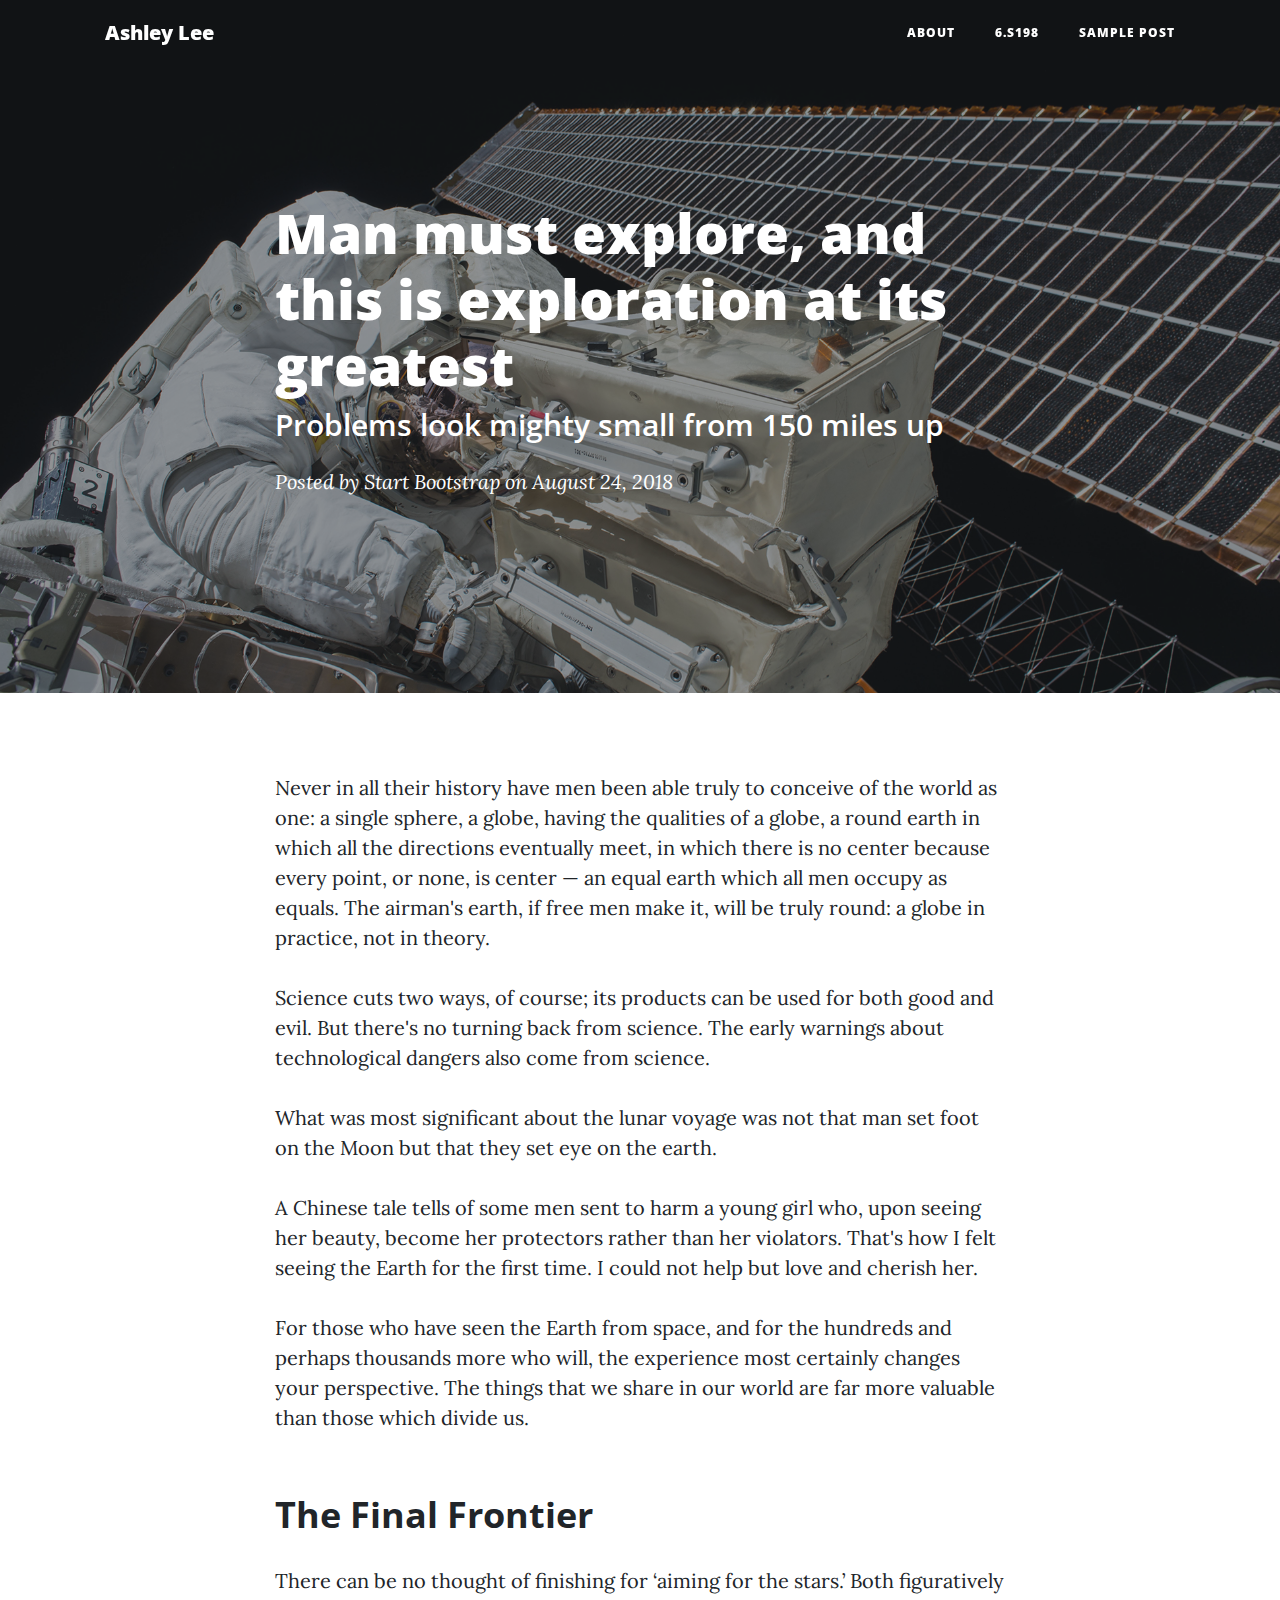
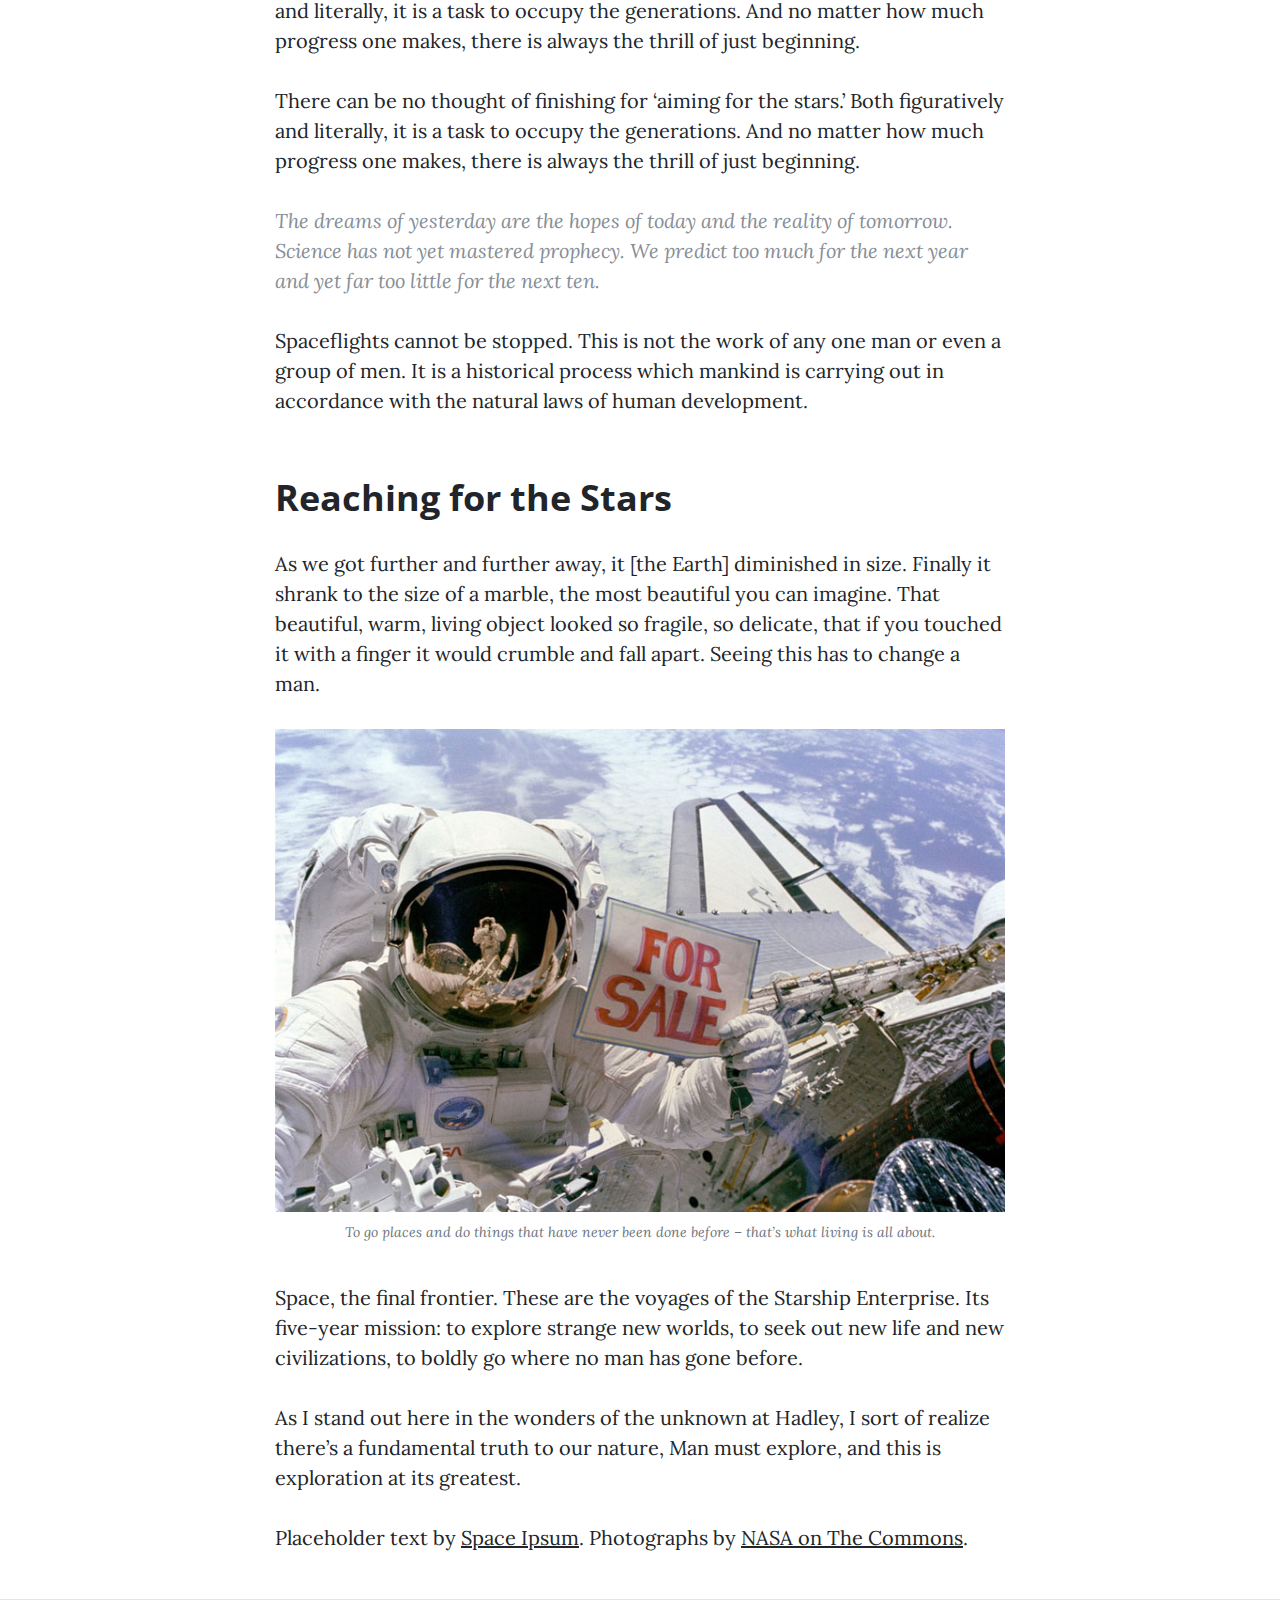
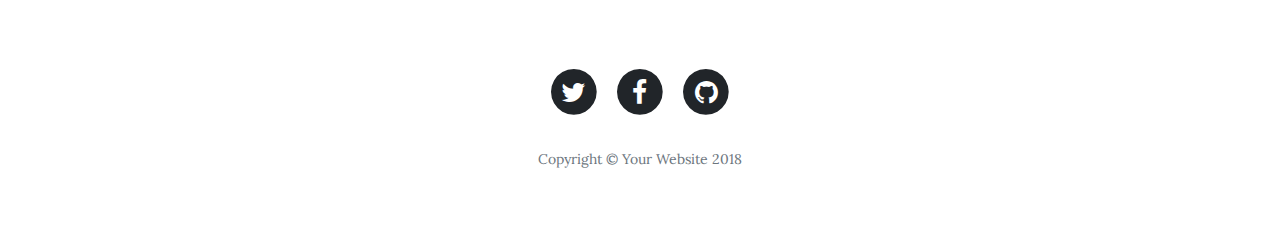
<file: post.html>
<!DOCTYPE html>
<html lang="en">

  <head>

    <meta charset="utf-8">
    <meta name="viewport" content="width=device-width, initial-scale=1, shrink-to-fit=no">
    <meta name="description" content="">
    <meta name="author" content="">

    <title>Ashley Lee</title>

    <!-- Bootstrap core CSS -->
    <link href="vendor/bootstrap/css/bootstrap.min.css" rel="stylesheet">

    <!-- Custom fonts for this template -->
    <link href="vendor/font-awesome/css/font-awesome.min.css" rel="stylesheet" type="text/css">
    <link href='https://fonts.googleapis.com/css?family=Lora:400,700,400italic,700italic' rel='stylesheet' type='text/css'>
    <link href='https://fonts.googleapis.com/css?family=Open+Sans:300italic,400italic,600italic,700italic,800italic,400,300,600,700,800' rel='stylesheet' type='text/css'>

    <!-- Custom styles for this template -->
    <link href="css/clean-blog.min.css" rel="stylesheet">

  </head>

  <body>

    <!-- Navigation -->
    <nav class="navbar navbar-expand-lg navbar-light fixed-top" id="mainNav">
      <div class="container">
        <a class="navbar-brand" href="about.html">Ashley Lee</a>
        <button class="navbar-toggler navbar-toggler-right" type="button" data-toggle="collapse" data-target="#navbarResponsive" aria-controls="navbarResponsive" aria-expanded="false" aria-label="Toggle navigation">
          Menu
          <i class="fa fa-bars"></i>
        </button>
        <div class="collapse navbar-collapse" id="navbarResponsive">
          <ul class="navbar-nav ml-auto">
            <li class="nav-item">
              <a class="nav-link" href="about.html">About</a>
            </li>
            <li class="nav-item">
              <a class="nav-link" href="s198.html">6.S198</a>
            </li>
            <li class="nav-item">
              <a class="nav-link" href="post.html">Sample Post</a>
            </li>
          </ul>
        </div>
      </div>
    </nav>

    <!-- Page Header -->
    <header class="masthead" style="background-image: url('img/post-bg.jpg')">
      <div class="overlay"></div>
      <div class="container">
        <div class="row">
          <div class="col-lg-8 col-md-10 mx-auto">
            <div class="post-heading">
              <h1>Man must explore, and this is exploration at its greatest</h1>
              <h2 class="subheading">Problems look mighty small from 150 miles up</h2>
              <span class="meta">Posted by
                <a href="#">Start Bootstrap</a>
                on August 24, 2018</span>
            </div>
          </div>
        </div>
      </div>
    </header>

    <!-- Post Content -->
    <article>
      <div class="container">
        <div class="row">
          <div class="col-lg-8 col-md-10 mx-auto">
            <p>Never in all their history have men been able truly to conceive of the world as one: a single sphere, a globe, having the qualities of a globe, a round earth in which all the directions eventually meet, in which there is no center because every point, or none, is center — an equal earth which all men occupy as equals. The airman's earth, if free men make it, will be truly round: a globe in practice, not in theory.</p>

            <p>Science cuts two ways, of course; its products can be used for both good and evil. But there's no turning back from science. The early warnings about technological dangers also come from science.</p>

            <p>What was most significant about the lunar voyage was not that man set foot on the Moon but that they set eye on the earth.</p>

            <p>A Chinese tale tells of some men sent to harm a young girl who, upon seeing her beauty, become her protectors rather than her violators. That's how I felt seeing the Earth for the first time. I could not help but love and cherish her.</p>

            <p>For those who have seen the Earth from space, and for the hundreds and perhaps thousands more who will, the experience most certainly changes your perspective. The things that we share in our world are far more valuable than those which divide us.</p>

            <h2 class="section-heading">The Final Frontier</h2>

            <p>There can be no thought of finishing for ‘aiming for the stars.’ Both figuratively and literally, it is a task to occupy the generations. And no matter how much progress one makes, there is always the thrill of just beginning.</p>

            <p>There can be no thought of finishing for ‘aiming for the stars.’ Both figuratively and literally, it is a task to occupy the generations. And no matter how much progress one makes, there is always the thrill of just beginning.</p>

            <blockquote class="blockquote">The dreams of yesterday are the hopes of today and the reality of tomorrow. Science has not yet mastered prophecy. We predict too much for the next year and yet far too little for the next ten.</blockquote>

            <p>Spaceflights cannot be stopped. This is not the work of any one man or even a group of men. It is a historical process which mankind is carrying out in accordance with the natural laws of human development.</p>

            <h2 class="section-heading">Reaching for the Stars</h2>

            <p>As we got further and further away, it [the Earth] diminished in size. Finally it shrank to the size of a marble, the most beautiful you can imagine. That beautiful, warm, living object looked so fragile, so delicate, that if you touched it with a finger it would crumble and fall apart. Seeing this has to change a man.</p>

            <a href="#">
              <img class="img-fluid" src="img/post-sample-image.jpg" alt="">
            </a>
            <span class="caption text-muted">To go places and do things that have never been done before – that’s what living is all about.</span>

            <p>Space, the final frontier. These are the voyages of the Starship Enterprise. Its five-year mission: to explore strange new worlds, to seek out new life and new civilizations, to boldly go where no man has gone before.</p>

            <p>As I stand out here in the wonders of the unknown at Hadley, I sort of realize there’s a fundamental truth to our nature, Man must explore, and this is exploration at its greatest.</p>

            <p>Placeholder text by
              <a href="http://spaceipsum.com/">Space Ipsum</a>. Photographs by
              <a href="https://www.flickr.com/photos/nasacommons/">NASA on The Commons</a>.</p>
          </div>
        </div>
      </div>
    </article>

    <hr>

    <!-- Footer -->
    <footer>
      <div class="container">
        <div class="row">
          <div class="col-lg-8 col-md-10 mx-auto">
            <ul class="list-inline text-center">
              <li class="list-inline-item">
                <a href="#">
                  <span class="fa-stack fa-lg">
                    <i class="fa fa-circle fa-stack-2x"></i>
                    <i class="fa fa-twitter fa-stack-1x fa-inverse"></i>
                  </span>
                </a>
              </li>
              <li class="list-inline-item">
                <a href="#">
                  <span class="fa-stack fa-lg">
                    <i class="fa fa-circle fa-stack-2x"></i>
                    <i class="fa fa-facebook fa-stack-1x fa-inverse"></i>
                  </span>
                </a>
              </li>
              <li class="list-inline-item">
                <a href="#">
                  <span class="fa-stack fa-lg">
                    <i class="fa fa-circle fa-stack-2x"></i>
                    <i class="fa fa-github fa-stack-1x fa-inverse"></i>
                  </span>
                </a>
              </li>
            </ul>
            <p class="copyright text-muted">Copyright &copy; Your Website 2018</p>
          </div>
        </div>
      </div>
    </footer>

    <!-- Bootstrap core JavaScript -->
    <script src="vendor/jquery/jquery.min.js"></script>
    <script src="vendor/bootstrap/js/bootstrap.bundle.min.js"></script>

    <!-- Custom scripts for this template -->
    <script src="js/clean-blog.min.js"></script>

  </body>

</html>
</file>
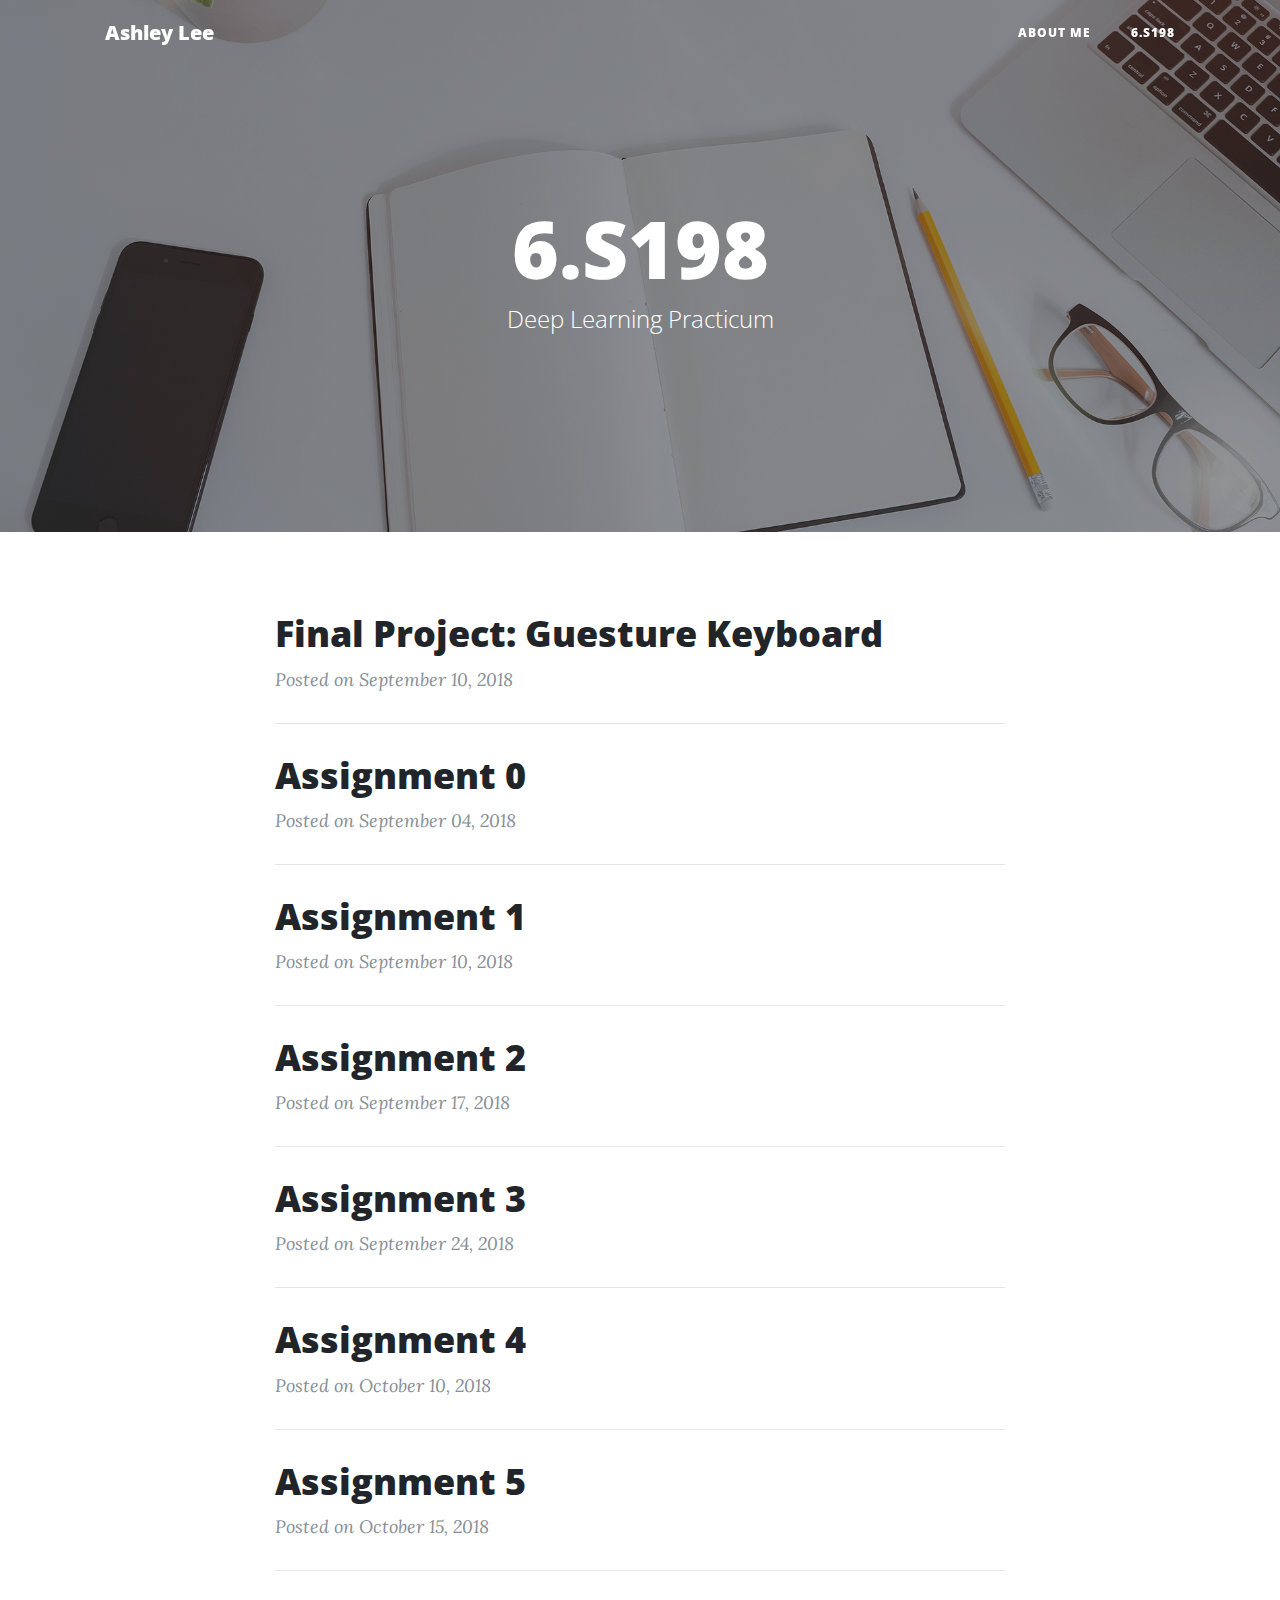
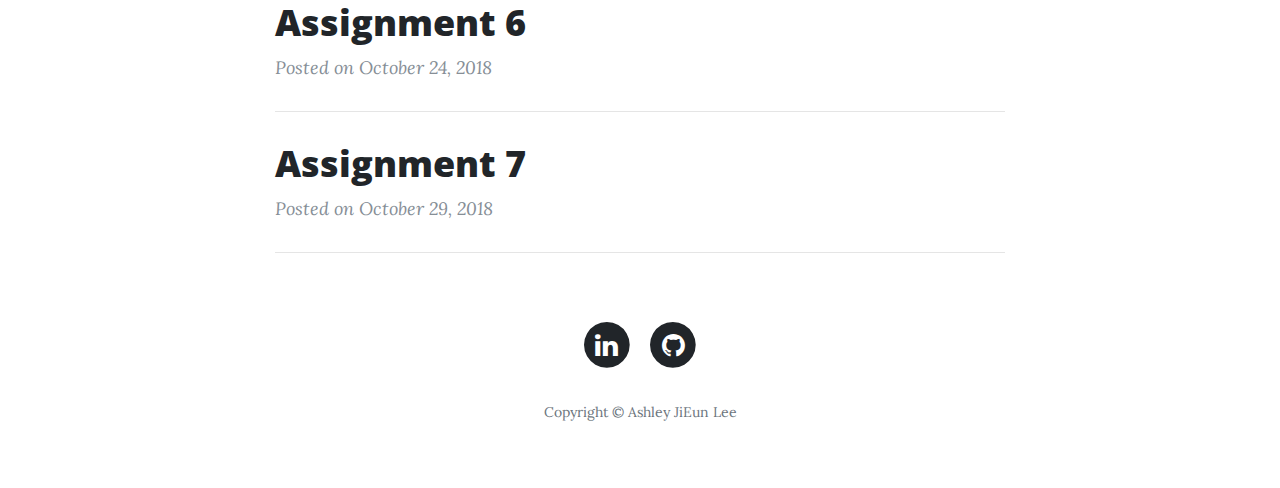
<file: s198.html>
<!DOCTYPE html>
<html lang="en">

<head>

  <meta charset="utf-8">
  <meta name="viewport" content="width=device-width, initial-scale=1, shrink-to-fit=no">
  <meta name="description" content="">
  <meta name="author" content="">

  <title>Ashley Lee</title>

  <!-- Bootstrap core CSS -->
  <link href="vendor/bootstrap/css/bootstrap.min.css" rel="stylesheet">

  <!-- Custom fonts for this template -->
  <link href="vendor/font-awesome/css/font-awesome.min.css" rel="stylesheet" type="text/css">
  <link href='https://fonts.googleapis.com/css?family=Lora:400,700,400italic,700italic' rel='stylesheet' type='text/css'>
  <link href='https://fonts.googleapis.com/css?family=Open+Sans:300italic,400italic,600italic,700italic,800italic,400,300,600,700,800'
    rel='stylesheet' type='text/css'>

  <!-- Custom styles for this template -->
  <link href="css/clean-blog.min.css" rel="stylesheet">

</head>

<body>

  <!-- Navigation -->
  <nav class="navbar navbar-expand-lg navbar-light fixed-top" id="mainNav">
    <div class="container">
      <a class="navbar-brand" href="about.html">Ashley Lee</a>
      <button class="navbar-toggler navbar-toggler-right" type="button" data-toggle="collapse" data-target="#navbarResponsive"
        aria-controls="navbarResponsive" aria-expanded="false" aria-label="Toggle navigation">
        Menu
        <i class="fa fa-bars"></i>
      </button>
      <div class="collapse navbar-collapse" id="navbarResponsive">
        <ul class="navbar-nav ml-auto">
          <li class="nav-item">
            <a class="nav-link" href="about.html">About Me</a>
          </li>
          <li class="nav-item">
            <a class="nav-link" href="s198.html">6.S198</a>
          </li>
        </ul>
      </div>
    </div>
  </nav>

  <!-- Page Header -->
  <header class="masthead" style="background-image: url('img/home-bg.jpg')">
    <div class="overlay"></div>
    <div class="container">
      <div class="row">
        <div class="col-lg-8 col-md-10 mx-auto">
          <div class="site-heading">
            <h1>6.S198</h1>
            <span class="subheading">Deep Learning Practicum</span>
          </div>
        </div>
      </div>
    </div>
  </header>

  <!-- Main Content -->
  <div class="container">
    <div class="row">
      <div class="col-lg-8 col-md-10 mx-auto">

        <div class="post-preview">
          <a href="final.html">
            <h2 class="post-title"> Final Project: Guesture Keyboard </h2>
          </a>
          <p class="post-meta"> Posted on September 10, 2018 </p>
        </div>

        <hr>

        <div class="post-preview">
          <a href="assignment0.html">
            <h2 class="post-title"> Assignment 0 </h2>
            <!-- <h5 class="post-subtitle"> Section 4 </h5> -->
            <!-- <img class="img" src="pset0/ps0sec4.png" width="100%"> -->
            <!-- <p>Changed width of the webcam to be '100%'.</p> -->
            <!-- <h5 class="post-subtitle"> Section 5 </h5> -->
            <!-- <a href="pset0/index.html">tinyCodeExample.html</a> -->
          </a>
          <p class="post-meta"> Posted on September 04, 2018 </p>
        </div>

        <hr>

        <div class="post-preview">
          <a href="assignment1.html">
            <h2 class="post-title"> Assignment 1 </h2>
          </a>
          <p class="post-meta"> Posted on September 10, 2018 </p>
        </div>

        <hr>

        <div class="post-preview">
          <a href="assignment2.html">
            <h2 class="post-title"> Assignment 2 </h2>
          </a>
          <p class="post-meta"> Posted on September 17, 2018 </p>
        </div>

        <hr>

        <div class="post-preview">
          <a href="assignment3.html">
            <h2 class="post-title"> Assignment 3 </h2>
          </a>
          <p class="post-meta"> Posted on September 24, 2018 </p>
        </div>

        <hr>

        <div class="post-preview">
            <a href="assignment4.html">
              <h2 class="post-title"> Assignment 4 </h2>
            </a>
            <p class="post-meta"> Posted on October 10, 2018 </p>
          </div>

        <hr>

        <div class="post-preview">
            <a href="assignment5.html">
              <h2 class="post-title"> Assignment 5 </h2>
            </a>
            <p class="post-meta"> Posted on October 15, 2018 </p>
          </div>

        <hr>

        <div class="post-preview">
            <a href="assignment6.html">
              <h2 class="post-title"> Assignment 6 </h2>
            </a>
            <p class="post-meta"> Posted on October 24, 2018 </p>
          </div>

        <hr>

        <div class="post-preview">
            <a href="assignment7.html">
              <h2 class="post-title"> Assignment 7 </h2>
            </a>
            <p class="post-meta"> Posted on October 29, 2018 </p>
          </div>

        <hr>
        <!-- Pager -->
        <!-- <div class="clearfix">
          <a class="btn btn-primary float-right" href="#">Older Posts &rarr;</a>
        </div> -->
      </div>
    </div>
  </div>


  <!-- Footer -->
  <footer>
    <div class="container">
      <div class="row">
        <div class="col-lg-8 col-md-10 mx-auto">
          <ul class="list-inline text-center">
            <li class="list-inline-item">
              <a href="https://www.linkedin.com/in/ashley-jieun-lee/">
                <span class="fa-stack fa-lg">
                  <i class="fa fa-circle fa-stack-2x"></i>
                  <i class="fa fa-linkedin fa-stack-1x fa-inverse"></i>
                </span>
              </a>
            </li>
            <li class="list-inline-item">
              <a href="https://github.com/ajlee19">
                <span class="fa-stack fa-lg">
                  <i class="fa fa-circle fa-stack-2x"></i>
                  <i class="fa fa-github fa-stack-1x fa-inverse"></i>
                </span>
              </a>
            </li>
          </ul>
          <p class="copyright text-muted">Copyright &copy; Ashley JiEun Lee</p>
        </div>
      </div>
    </div>
  </footer>


  <!-- Bootstrap core JavaScript -->
  <script src="vendor/jquery/jquery.min.js"></script>
  <script src="vendor/bootstrap/js/bootstrap.bundle.min.js"></script>

  <!-- Custom scripts for this template -->
  <script src="js/clean-blog.min.js"></script>

</body>

</html>
</file>
<file: css/clean-blog.min.css>
body{font-size:20px;color:#212529;font-family:Lora,'Times New Roman',serif}p{line-height:1.5;margin:30px 0}p a{text-decoration:underline}h1,h2,h3,h4,h5,h6{font-weight:800;font-family:'Open Sans','Helvetica Neue',Helvetica,Arial,sans-serif}a{color:#212529;-webkit-transition:all .2s;-moz-transition:all .2s;transition:all .2s}a:focus,a:hover{color:#0085a1}blockquote{font-style:italic;color:#868e96}.section-heading{font-size:36px;font-weight:700;margin-top:60px}.caption{font-size:14px;font-style:italic;display:block;margin:0;padding:10px;text-align:center;border-bottom-right-radius:5px;border-bottom-left-radius:5px}::-moz-selection{color:#fff;background:#0085a1;text-shadow:none}::selection{color:#fff;background:#0085a1;text-shadow:none}img::selection{color:#fff;background:0 0}img::-moz-selection{color:#fff;background:0 0}#mainNav{position:absolute;border-bottom:1px solid #e9ecef;background-color:#fff;font-family:'Open Sans','Helvetica Neue',Helvetica,Arial,sans-serif}#mainNav .navbar-brand{font-weight:800;color:#343a40}#mainNav .navbar-toggler{font-size:12px;font-weight:800;padding:13px;text-transform:uppercase;color:#343a40}#mainNav .navbar-nav>li.nav-item>a{font-size:12px;font-weight:800;letter-spacing:1px;text-transform:uppercase}@media only screen and (min-width:992px){#mainNav{border-bottom:1px solid transparent;background:0 0}#mainNav .navbar-brand{padding:10px 20px;color:#fff}#mainNav .navbar-brand:focus,#mainNav .navbar-brand:hover{color:rgba(255,255,255,.8)}#mainNav .navbar-nav>li.nav-item>a{padding:10px 20px;color:#fff}#mainNav .navbar-nav>li.nav-item>a:focus,#mainNav .navbar-nav>li.nav-item>a:hover{color:rgba(255,255,255,.8)}}@media only screen and (min-width:992px){#mainNav{-webkit-transition:background-color .2s;-moz-transition:background-color .2s;transition:background-color .2s;-webkit-transform:translate3d(0,0,0);-moz-transform:translate3d(0,0,0);-ms-transform:translate3d(0,0,0);-o-transform:translate3d(0,0,0);transform:translate3d(0,0,0);-webkit-backface-visibility:hidden}#mainNav.is-fixed{position:fixed;top:-67px;-webkit-transition:-webkit-transform .2s;-moz-transition:-moz-transform .2s;transition:transform .2s;border-bottom:1px solid #fff;background-color:rgba(255,255,255,.9)}#mainNav.is-fixed .navbar-brand{color:#212529}#mainNav.is-fixed .navbar-brand:focus,#mainNav.is-fixed .navbar-brand:hover{color:#0085a1}#mainNav.is-fixed .navbar-nav>li.nav-item>a{color:#212529}#mainNav.is-fixed .navbar-nav>li.nav-item>a:focus,#mainNav.is-fixed .navbar-nav>li.nav-item>a:hover{color:#0085a1}#mainNav.is-visible{-webkit-transform:translate3d(0,100%,0);-moz-transform:translate3d(0,100%,0);-ms-transform:translate3d(0,100%,0);-o-transform:translate3d(0,100%,0);transform:translate3d(0,100%,0)}}header.masthead{margin-bottom:50px;background:no-repeat center center;background-color:#868e96;background-attachment:scroll;position:relative;-webkit-background-size:cover;-moz-background-size:cover;-o-background-size:cover;background-size:cover}header.masthead .overlay{position:absolute;top:0;left:0;height:100%;width:100%;background-color:#212529;opacity:.5}header.masthead .page-heading,header.masthead .post-heading,header.masthead .site-heading{padding:200px 0 150px;color:#fff}@media only screen and (min-width:768px){header.masthead .page-heading,header.masthead .post-heading,header.masthead .site-heading{padding:200px 0}}header.masthead .page-heading,header.masthead .site-heading{text-align:center}header.masthead .page-heading h1,header.masthead .site-heading h1{font-size:50px;margin-top:0}header.masthead .page-heading .subheading,header.masthead .site-heading .subheading{font-size:24px;font-weight:300;line-height:1.1;display:block;margin:10px 0 0;font-family:'Open Sans','Helvetica Neue',Helvetica,Arial,sans-serif}@media only screen and (min-width:768px){header.masthead .page-heading h1,header.masthead .site-heading h1{font-size:80px}}header.masthead .post-heading h1{font-size:35px}header.masthead .post-heading .meta,header.masthead .post-heading .subheading{line-height:1.1;display:block}header.masthead .post-heading .subheading{font-size:24px;font-weight:600;margin:10px 0 30px;font-family:'Open Sans','Helvetica Neue',Helvetica,Arial,sans-serif}header.masthead .post-heading .meta{font-size:20px;font-weight:300;font-style:italic;font-family:Lora,'Times New Roman',serif}header.masthead .post-heading .meta a{color:#fff}@media only screen and (min-width:768px){header.masthead .post-heading h1{font-size:55px}header.masthead .post-heading .subheading{font-size:30px}}.post-preview>a{color:#212529}.post-preview>a:focus,.post-preview>a:hover{text-decoration:none;color:#0085a1}.post-preview>a>.post-title{font-size:30px;margin-top:30px;margin-bottom:10px}.post-preview>a>.post-subtitle{font-weight:300;margin:0 0 10px}.post-preview>.post-meta{font-size:18px;font-style:italic;margin-top:0;color:#868e96}.post-preview>.post-meta>a{text-decoration:none;color:#212529}.post-preview>.post-meta>a:focus,.post-preview>.post-meta>a:hover{text-decoration:underline;color:#0085a1}@media only screen and (min-width:768px){.post-preview>a>.post-title{font-size:36px}}.floating-label-form-group{font-size:14px;position:relative;margin-bottom:0;padding-bottom:.5em;border-bottom:1px solid #dee2e6}.floating-label-form-group input,.floating-label-form-group textarea{font-size:1.5em;position:relative;z-index:1;padding:0;resize:none;border:none;border-radius:0;background:0 0;box-shadow:none!important;font-family:Lora,'Times New Roman',serif}.floating-label-form-group input::-webkit-input-placeholder,.floating-label-form-group textarea::-webkit-input-placeholder{color:#868e96;font-family:Lora,'Times New Roman',serif}.floating-label-form-group label{font-size:.85em;line-height:1.764705882em;position:relative;z-index:0;top:2em;display:block;margin:0;-webkit-transition:top .3s ease,opacity .3s ease;-moz-transition:top .3s ease,opacity .3s ease;-ms-transition:top .3s ease,opacity .3s ease;transition:top .3s ease,opacity .3s ease;vertical-align:middle;vertical-align:baseline;opacity:0}.floating-label-form-group .help-block{margin:15px 0}.floating-label-form-group-with-value label{top:0;opacity:1}.floating-label-form-group-with-focus label{color:#0085a1}form .form-group:first-child .floating-label-form-group{border-top:1px solid #dee2e6}footer{padding:50px 0 65px}footer .list-inline{margin:0;padding:0}footer .copyright{font-size:14px;margin-bottom:0;text-align:center}.btn{font-size:14px;font-weight:800;padding:15px 25px;letter-spacing:1px;text-transform:uppercase;border-radius:0;font-family:'Open Sans','Helvetica Neue',Helvetica,Arial,sans-serif}.btn-primary{background-color:#0085a1;border-color:#0085a1}.btn-primary:active,.btn-primary:focus,.btn-primary:hover{color:#fff;background-color:#00657b!important;border-color:#00657b!important}.btn-lg{font-size:16px;padding:25px 35px}
</file>
